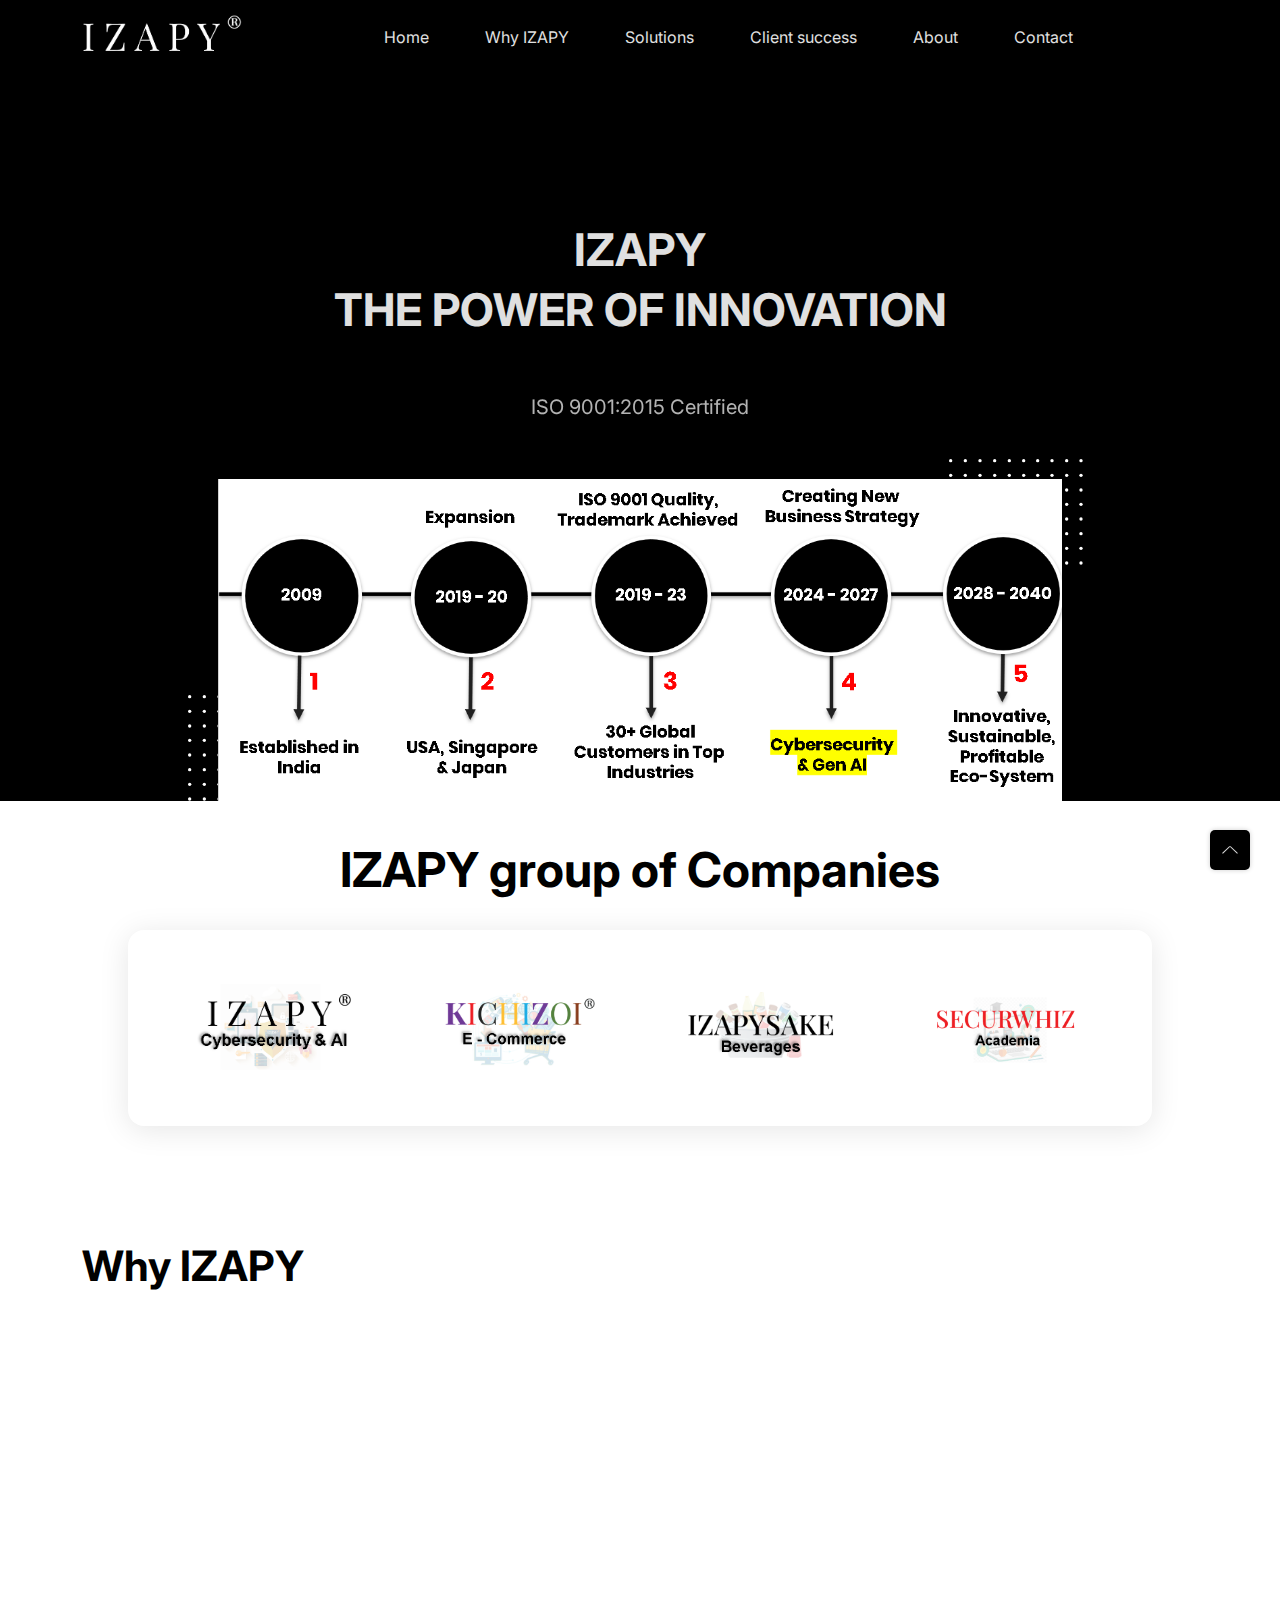
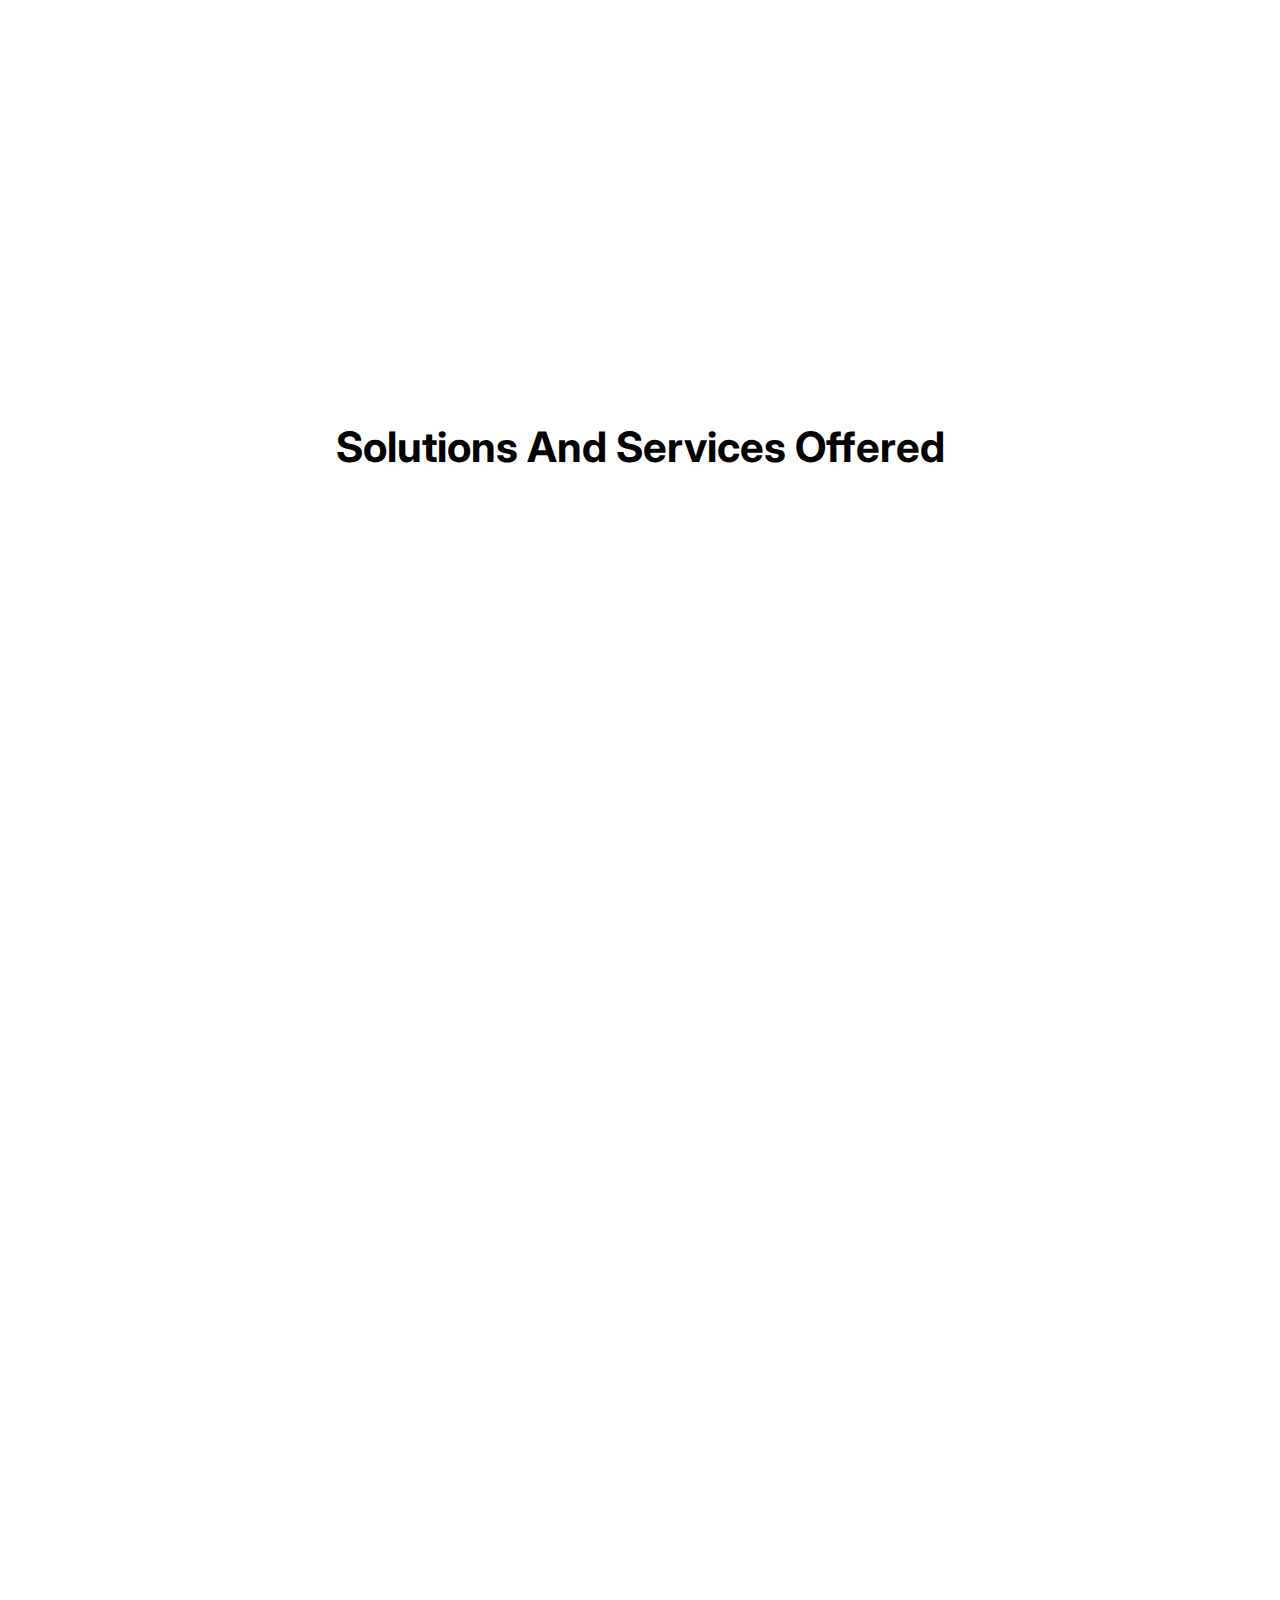
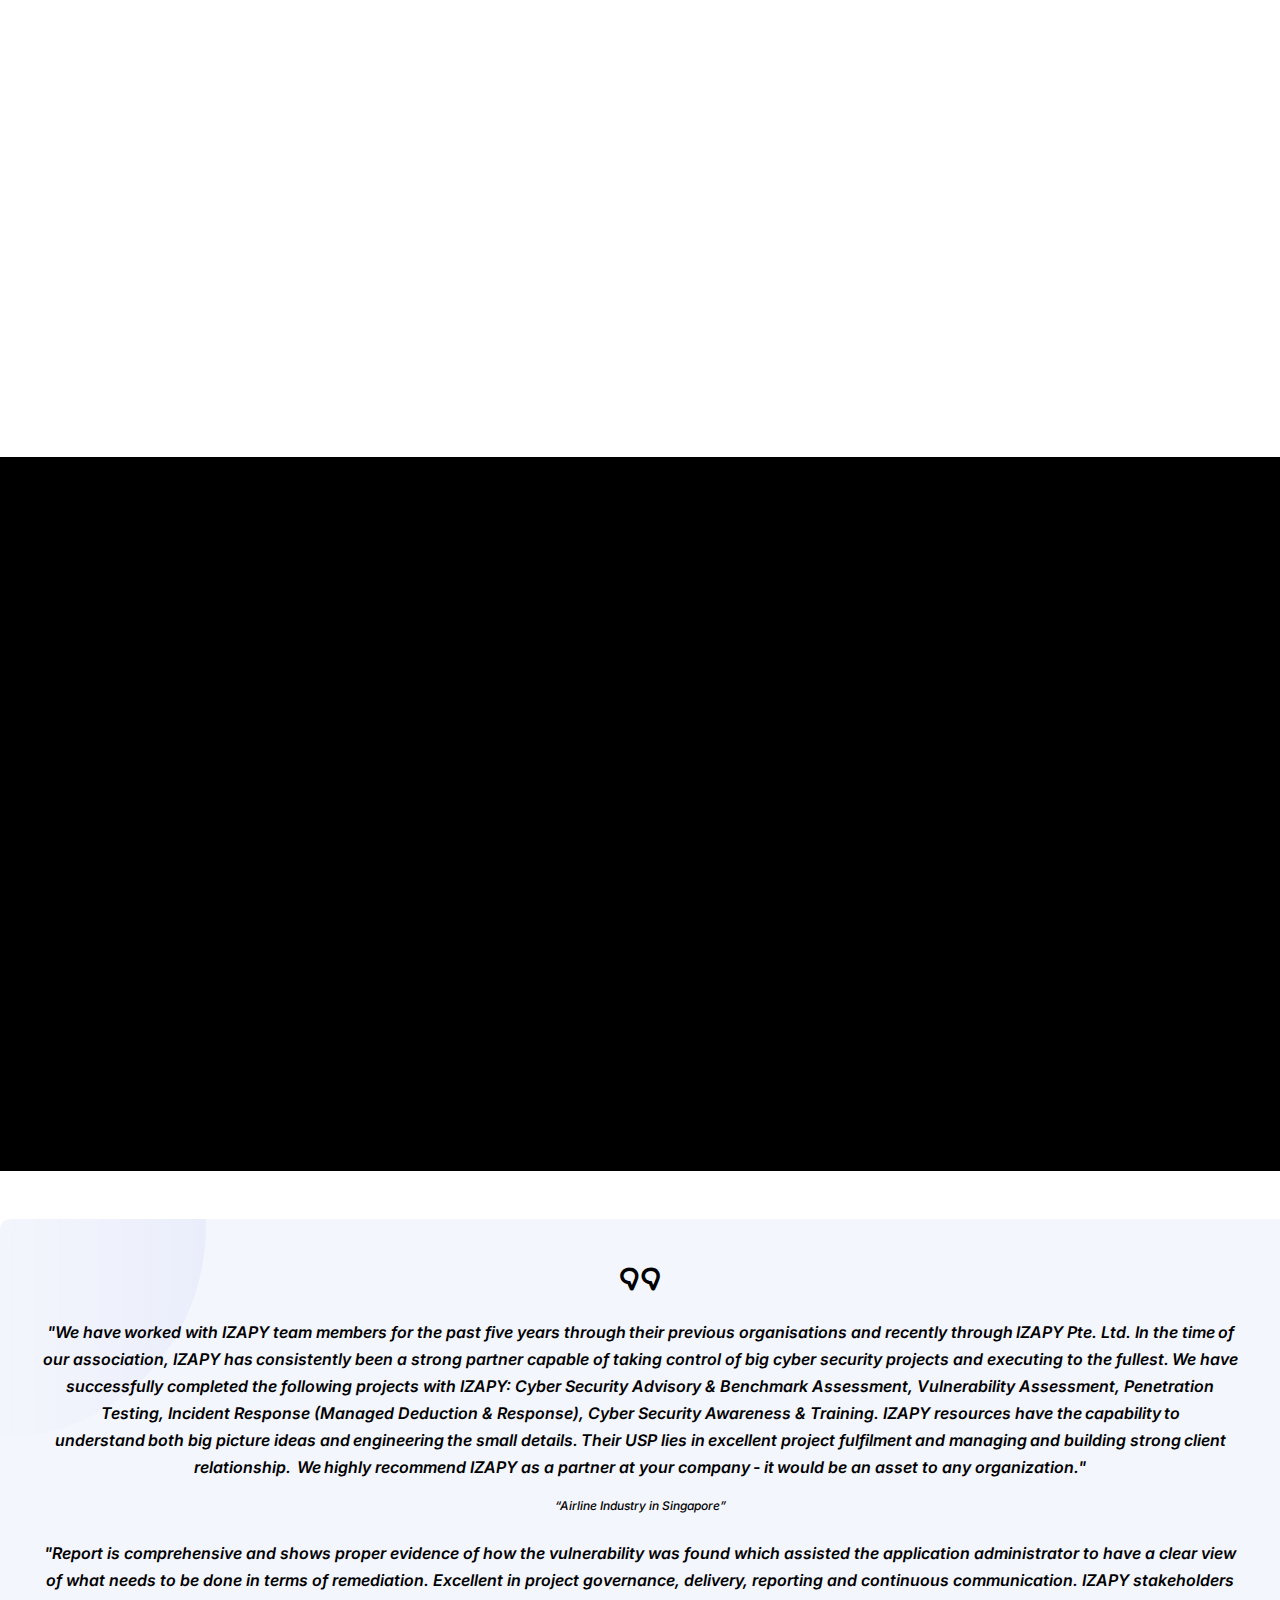
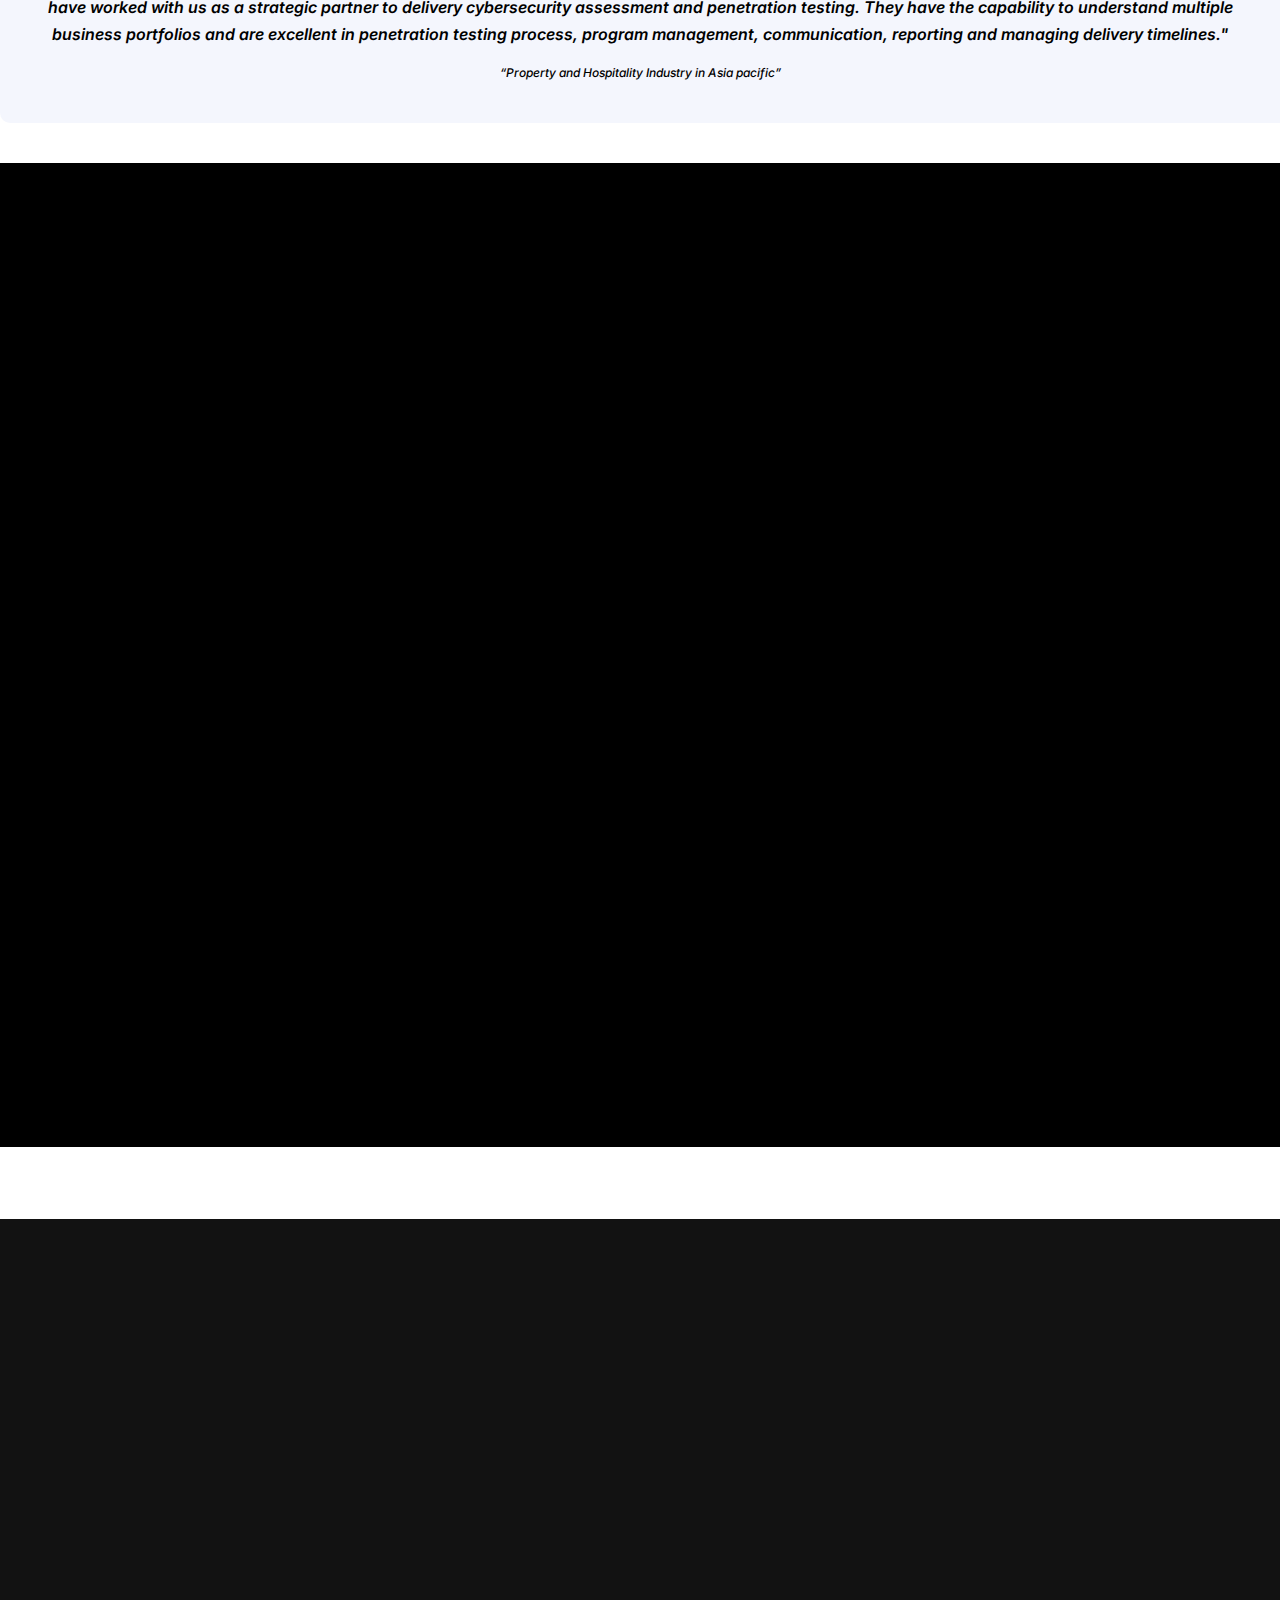
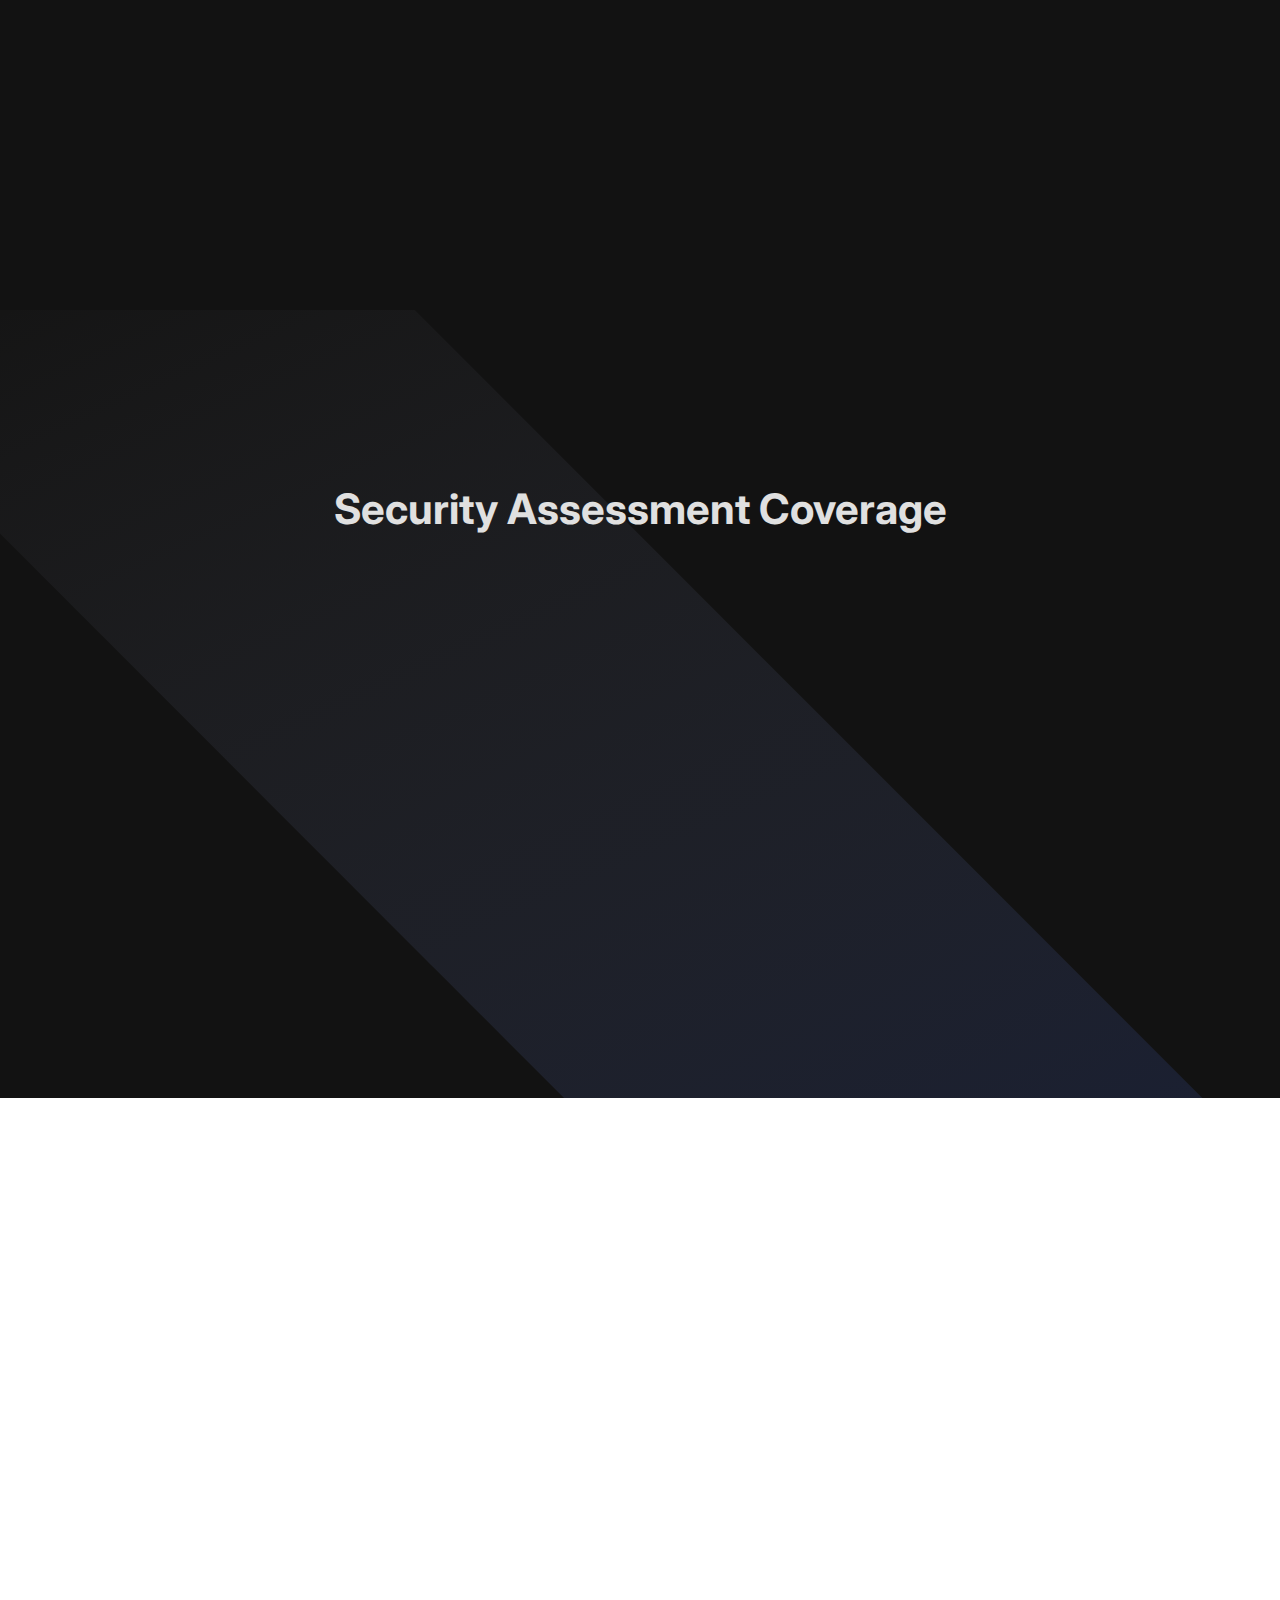
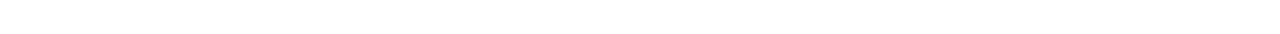
<file: index.html>
<!DOCTYPE html>
<html lang="en">
  <head>
    <meta charset="UTF-8" />
    <meta http-equiv="X-UA-Compatible" content="IE=edge" />
    <meta name="viewport" content="width=device-width, initial-scale=1.0" />
    <title>IZAPY</title>

    <!-- Primary Meta Tags -->
<meta name="title" content="IZAPY">


    <!-- ===== All CSS files ===== -->
    <link rel="stylesheet" href="assets/css/bootstrap.min.css" />
    <link rel="stylesheet" href="assets/css/animate.css" />
    <link rel="stylesheet" href="assets/css/lineicons.css" />
    <link rel="stylesheet" href="assets/css/ud-styles.css" />
  </head>
  <body>
    <!-- ====== Header Start ====== -->
    <header class="ud-header">
      <div class="container">
        <div class="row">
          <div class="col-lg-12">
            <nav class="navbar navbar-expand-lg">
              <a class="navbar-brand" href="index.html">
                <img src="./assets/images/logo/download77777-removebg-preview.png" alt="Logo" />
              </a>
              <button class="navbar-toggler">
                <span class="toggler-icon"> </span>
                <span class="toggler-icon"> </span>
                <span class="toggler-icon"> </span>
              </button>

              <div class="navbar-collapse">
                <ul id="nav" class="navbar-nav mx-auto">
                  <li class="nav-item">
                    <a class="ud-menu-scroll" href="#home">Home</a>
                  </li>
                  <li class="nav-item">
                    <a class="ud-menu-scroll" href="#features">Why IZAPY</a>
                  </li>
                  <li class="nav-item">
                    <a class="ud-menu-scroll" href="#testimonials">Solutions</a>
                  </li>
                  <li class="nav-item">
                    <a class="ud-menu-scroll" href="#hj">Client success</a>
                  </li>

                  <li class="nav-item">
                    <a class="ud-menu-scroll" href="#about">About</a>
                  </li>
                  
                  
                  <li class="nav-item">
                    <a class="ud-menu-scroll" href="#ct">Contact</a>
                  </li>
                  <!--<li class="nav-item nav-item-has-children">
                    <a href="javascript:void(0)"> Pages </a>
                    <ul class="ud-submenu">
                      <li class="ud-submenu-item">
                        <a href="about.html" class="ud-submenu-link">
                          About Page
                        </a>
                      </li>
                      <li class="ud-submenu-item">
                        <a href="pricing.html" class="ud-submenu-link">
                          Pricing Page
                        </a>
                      </li>
                      <li class="ud-submenu-item">
                        <a href="contact.html" class="ud-submenu-link">
                          Contact Page
                        </a>
                      </li>
                      <li class="ud-submenu-item">
                        <a href="blog.html" class="ud-submenu-link">
                          Blog Grid Page
                        </a>
                      </li>
                      <li class="ud-submenu-item">
                        <a href="blog-details.html" class="ud-submenu-link">
                          Blog Details Page
                        </a>
                      </li>
                      <li class="ud-submenu-item">
                        <a href="login.html" class="ud-submenu-link">
                          Sign In Page
                        </a>
                      </li>
                      <li class="ud-submenu-item">
                        <a href="404.html" class="ud-submenu-link">404 Page</a>
                      </li>
                    </ul>
                  </li>--->
                </ul>
              </div>

            
            </nav>
          </div>
        </div>
      </div>
    </header>
    <!-- ====== Header End ====== -->

    <!-- ====== Hero Start ====== -->
    <section class="ud-hero" id="home">
      <div class="container">
        <div class="row">
          <div class="col-lg-12">
            <div class="ud-hero-content wow fadeInUp" data-wow-delay=".2s">
              <h1 class="ud-hero-title">
                IZAPY<br>THE POWER OF INNOVATION
              </h1>
              <p class="ud-hero-desc">
                ISO 9001:2015 Certified​
              </p>
              <!--<ul class="ud-hero-buttons">
                <li>
                  <a href="" rel="nofollow noopener" target="_blank" class="ud-main-btn ud-white-btn">
                    Download Now
                  </a>
                </li>
                <li>
                  <a href="" rel="nofollow noopener" target="_blank" class="ud-main-btn ud-link-btn">
                    Learn More <i class="lni lni-arrow-right"></i>
                  </a>
                </li>
              </ul>-->
            </div><br>
            <!---<div
              class="ud-hero-brands-wrapper wow fadeInUp"
              data-wow-delay=".3s"
            >
              <img src="" alt="brand" />
            </div>-->
            <div class="ud-hero-image wow fadeInUp" data-wow-delay=".25s">
              <img src="assets/images/hero/Screenshot 2025-02-18 101212.png" alt="hero-image" />
              <img
                src="assets/images/hero/dotted-shape.svg"
                alt="shape"
                class="shape shape-1"
              />
              <img
                src="assets/images/hero/dotted-shape.svg"
                alt="shape"
                class="shape shape-2"
              />
            </div>
          </div>
        </div>
      </div>
    </section>
    <!-- ====== Hero End ====== -->



    <section>
      <h1>IZAPY group of Companies</h1> <br>
      <div class="slider">
          <div class="slider-items">
              
              
              
              <img src="assets/images/hero/Screenshot 2025-02-12 001932.png"
                  alt="">
              <img src="assets/images/hero/Screenshot 2025-02-12 002028.png"
                  alt="">
              <img src="assets/images/hero/Screenshot 2025-02-12 002052.png"
                  alt="">
              <img src="assets/images/hero/Screenshot 2025-02-12 002118.png"
                  alt="">

          </div>
      </div>

  </section>
  <style>section {
    display: grid;
    place-items: center;
}

h1 {
    font-size: 3rem;
    padding: 20px;
    margin: 20px 0px;
}

.slider {
    display: flex;
    justify-content: center;
    align-items: center;
    height: 150%;
    width: 80%;
    overflow: hidden;
    background: rgb(255, 255, 255);
    border-radius: 16px;
    box-shadow: 0 4px 30px rgba(0, 0, 0, 0.1);
    backdrop-filter: blur(7.4px);
    -webkit-backdrop-filter: blur(7.4px);
    border: 1px solid rgba(255, 255, 255, 0.4);
}

.slider-items {
    display: flex;
    justify-content: center;
    align-items: center;
    gap: 40px;
    animation: scrolling 20s linear infinite;

}

@keyframes scrolling {

    0% {
        transform: translateX(80%);
    }

    100% {
        transform: translateX(-20%);
    }
}

.slider-items img {
    width: 16%;
    margin: 20px;

}</style>









    <!-- ====== Features Start ====== -->
    <section id="features" class="ud-features">
      <div class="container">
        <div class="row">
          <div class="col-lg-12">
            <div class="ud-section-title">
              <span></span>
              <h2>Why IZAPY</h2>
              <p>
                
              </p>
            </div>
          </div>
        </div>
        <div class="row">
          <div class="col-xl-3 col-lg-3 col-sm-6">
            <div class="ud-single-feature wow fadeInUp" data-wow-delay=".1s">
              <div class="ud-feature-icon">
                <i class="lni lni-database"></i>
              </div>
              <div class="ud-feature-content">
                <h3 class="ud-feature-title">Gold Standard: Fagan Style Inspection</h3>
                <h3 class="ud-feature-title">Advanced Methodologies OSSTMM, PTES, STRIDE</h3>
                <p class="ud-feature-desc">
                </p>
                <a href="javascript:void(0)" class="ud-feature-link">
                  
                </a>
              </div>
            </div>
          </div>
          <div class="col-xl-3 col-lg-3 col-sm-6">
            <div class="ud-single-feature wow fadeInUp" data-wow-delay=".15s">
              <div class="ud-feature-icon">
                <i class="lni lni-joomla"></i>
              </div>
              <div class="ud-feature-content">
                <h3 class="ud-feature-title">Industry standards OWASP, NIST, FIPS 140, SANS, UL, OPC UA, ISA99/95</h3>
                <h3 class="ud-feature-title">Contributed a lot to community for the past 10 years</h3>
                <p class="ud-feature-desc">
                  
                </p>
                <a href="javascript:void(0)" class="ud-feature-link">
                  
                </a>
              </div>
            </div>
          </div>
          <div class="col-xl-3 col-lg-3 col-sm-6">
            <div class="ud-single-feature wow fadeInUp" data-wow-delay=".2s">
              <div class="ud-feature-icon">
                <i class="lni lni-lock"></i>
              </div>
              <div class="ud-feature-content">
                <h3 class="ud-feature-title">CISSP’s, OSCP’s, WH-Hackers under one umbrella.</h3>
                
                <h3 class="ud-feature-title">Continuous collaborations with Level 5 Companies</h3>
                <p class="ud-feature-desc">
                  
                </p>
                <a href="javascript:void(0)" class="ud-feature-link">
                
                </a>
              </div>
            </div>
          </div>
          <div class="col-xl-3 col-lg-3 col-sm-6">
            <div class="ud-single-feature wow fadeInUp" data-wow-delay=".25s">
              <div class="ud-feature-icon">
                <i class="lni lni-layers"></i>
              </div>
              <div class="ud-feature-content">
                <h3 class="ud-feature-title">Member for Data Security Council of India(NASSCOM INDIA)</h3>
                <h3 class="ud-feature-title">Partnered with Center for Development of Advance Computer (C-DAC) for
                  Cyber Security</h3>
                <p class="ud-feature-desc">
                  
                </p>
                <a href="javascript:void(0)" class="ud-feature-link">
                  
                </a>
              </div>
            </div>
          </div>
        </div>
      </div>
    </section>

    <!-------------->

<!-- ====== Testimonials Start ====== -->
<section id="testimonials" class="ud-testimonials">
  <div class="container">
    <div class="row">
      <div class="col-lg-12">
        <div class="ud-section-title mx-auto text-center">
          <span></span>
          <h2>Solutions And Services Offered</h2>
          <p>
            
          </p>
        </div>
      </div>
    </div>

    <div class="row">
      <div class="col-lg-4 col-md-6">
        <div
          class="ud-single-testimonial wow fadeInUp"
          data-wow-delay=".1s"
        >
          <div class="ud-testimonial-ratings">
            <i class="lni lni-star-filled"></i>
            <i class="lni lni-star-filled"></i>
            <i class="lni lni-star-filled"></i>
            <i class="lni lni-star-filled"></i>
            <i class="lni lni-star-filled"></i>
          </div>
          <div class="ud-testimonial-content">
            <p>
              1.SD-WAN Engineering & Managed Solutions<br>
              2.IT & Cyber Security digital transformation assessment<br>
            </p>
          </div>
          <div class="ud-testimonial-info">
           
            <div class="ud-testimonial-meta">
              <h4>Digital Transformation Solutions</h4><br><br>
              <p></p>
            </div>
          </div>
        </div>
      </div>
      <div class="col-lg-4 col-md-6">
        <div
          class="ud-single-testimonial wow fadeInUp"
          data-wow-delay=".2s"
        >
          <div class="ud-testimonial-ratings">
            <i class="lni lni-star-filled"></i>
            <i class="lni lni-star-filled"></i>
            <i class="lni lni-star-filled"></i>
            <i class="lni lni-star-filled"></i>
            <i class="lni lni-star-filled"></i>
          </div>
          <div class="ud-testimonial-content">
            <p>
              1.Inside threat intelligence assessment and engineering<br>
2.Threat intelligence and cyber forensics solution
            </p>
          </div>
          <div class="ud-testimonial-info">
            
            <div class="ud-testimonial-meta">
              <h4>Threat Intelligence Engineering & Operations Solutions</h4>
              <p></p>
            </div>
          </div>
        </div>
      </div>



      <div class="col-lg-4 col-md-6">
        <div
          class="ud-single-testimonial wow fadeInUp"
          data-wow-delay=".2s"
        >
          <div class="ud-testimonial-ratings">
            <i class="lni lni-star-filled"></i>
            <i class="lni lni-star-filled"></i>
            <i class="lni lni-star-filled"></i>
            <i class="lni lni-star-filled"></i>
            <i class="lni lni-star-filled"></i>
          </div>
          <div class="ud-testimonial-content">
            <p>
              1.PCI-DSS Training and Certification<br>
              2.PCI-DSS implementation, SWIFT Audit, ASV scan
            </p>
          </div>
          <div class="ud-testimonial-info">
            
            <div class="ud-testimonial-meta">
              <h4>PCI-DSS Engineering & Operations Solutions</h4><br><br>
              <p></p>
            </div>
          </div>
        </div>
      </div>

      
      <div class="col-lg-4 col-md-6">
        <div
          class="ud-single-testimonial wow fadeInUp"
          data-wow-delay=".15s"
        >
          <div class="ud-testimonial-ratings">
            <i class="lni lni-star-filled"></i>
            <i class="lni lni-star-filled"></i>
            <i class="lni lni-star-filled"></i>
            <i class="lni lni-star-filled"></i>
            <i class="lni lni-star-filled"></i>
          </div>
          <div class="ud-testimonial-content">
            <p>
              1.Custom built managed security services<br>
2.SOC Security operations centre<br>
3.Incident management engineering and operations<br>
4.Emergency response solutions<br>
            </p>
          </div>
          <div class="ud-testimonial-info">
           
            <div class="ud-testimonial-meta">
              <h4>Continuous Security Services 24 x 7</h4><br><br><br><br><br>
              <p></p>
            </div>
          </div>
        </div>
      </div>

      <div class="col-lg-4 col-md-6">
        <div
          class="ud-single-testimonial wow fadeInUp"
          data-wow-delay=".2s"
        >
          <div class="ud-testimonial-ratings">
            <i class="lni lni-star-filled"></i>
            <i class="lni lni-star-filled"></i>
            <i class="lni lni-star-filled"></i>
            <i class="lni lni-star-filled"></i>
            <i class="lni lni-star-filled"></i>
          </div>
          <div class="ud-testimonial-content">
            <p>
              1.IoT & Smart Devices Penetration Testing<br>
2.Mobile & Web Application Penetration Testing<br>
3.Networks & Systems Penetration Testing<br>
4.API & Cloud environment Penetration Testings<br>
5.Email phishing testing<br>
6.Wi-Fi Penetration Testing<br>
7.Source code review services
            </p>
          </div>
          <div class="ud-testimonial-info">
            
            <div class="ud-testimonial-meta">
              <h4>Vulnerability Assessment & Penetration Testing</h4>
              <p></p>
            </div>
          </div>
        </div>
      </div>

      <div class="col-lg-4 col-md-6">
        <div
          class="ud-single-testimonial wow fadeInUp"
          data-wow-delay=".2s"
        >
          <div class="ud-testimonial-ratings">
            <i class="lni lni-star-filled"></i>
            <i class="lni lni-star-filled"></i>
            <i class="lni lni-star-filled"></i>
            <i class="lni lni-star-filled"></i>
            <i class="lni lni-star-filled"></i>
          </div>
          <div class="ud-testimonial-content">
            <p>
              1.Cyber security gap and benchmark assessment<br>
2.DevOps Security solutions<br>
3.Cyber Security Training<br>
4.Regulatory and Privacy gap assessment<br>
5.Audit and assessment services<br>
6.Insider threat assessment<br>
            </p>
          </div>
          <div class="ud-testimonial-info">
            
            <div class="ud-testimonial-meta">
              <h4>Cyber Security Advisory</h4><br><br>
              <p></p>
            </div>
          </div>
        </div>
      </div>

    </div>
    <div class="row">
      <div class="col-lg-12">
        <div class="ud-brands wow fadeInUp" data-wow-delay=".2s">
          <div class="ud-section-title mx-auto text-center">
            <span></span>
            <h2>Our Credentials And Research</h2>
            <p>
              
            </p>
          </div>
          <div class="ud-brands-logo">
            <div class="ud-single-logo">
              <img src="assets/images/brands/Screenshot 2025-02-05 003535.png" alt="ayroui" />
            </div>
            <div class="ud-single-logo">
              <img src="assets/images/brands/Screenshot 2025-02-05 003608.png" alt="uideck" />
            </div>
            <div class="ud-single-logo">
              <img
                src="assets/images/brands/Screenshot 2025-02-05 003629.png"
                alt="graygrids"
              />
            </div>
            <div class="ud-single-logo">
              <img
                src="assets/images/brands/Screenshot 2025-02-05 004303.png"
                alt="lineicons"
              />
            </div>
            <div class="ud-single-logo">
              <img
                src="assets/images/brands/Screenshot 2025-02-05 003651.png"
                alt="lineicons"
              />
            </div><div class="ud-single-logo">
              <img
                src="assets/images/brands/Screenshot 2025-02-05 003707.png"
                alt="lineicons"
              />
            </div><div class="ud-single-logo">
              <img
                src="assets/images/brands/Screenshot 2025-02-05 003728.png"
                alt="lineicons"
              />
            </div><div class="ud-single-logo">
              <img
                src="assets/images/brands/Screenshot 2025-02-05 004217.png"
                alt="lineicons"
              />
            </div><div class="ud-single-logo">
              <img
                src="assets/images/brands/Screenshot 2025-02-05 004230.png"
                alt="lineicons"
              />
            </div><div class="ud-single-logo">
              <img
                src="assets/images/brands/Screenshot 2025-02-05 004239.png"
                alt="lineicons"
              />
            </div>
            <div class="ud-single-logo">
              <img
                src="assets/images/brands/Screenshot 2025-02-05 004250.png"
                alt="ecommerce-html"
              />
            </div>
            <div class="ud-single-logo">
              <img
                src="assets/images/brands/Screenshot 2025-02-05 004311.png"
                alt="ecommerce-html"
              />
            </div>
            <div class="ud-single-logo">
              <img
                src="assets/images/brands/Screenshot 2025-02-05 004321.png"
                alt="ecommerce-html"
              />
            </div>
            <div class="ud-single-logo">
              <img
                src="assets/images/brands/Screenshot 2025-02-18 192313.png"
                alt="ecommerce-html"
              />
            </div>

          </div>
        </div>
      </div>
    </div>
  </div>
</section><br>
<!-- ====== Testimonials End ====== -->





    <!--------->



    <section class="ud-hero" id="home">
      <div class="container">
        <div class="row">
          <div class="col-lg-12">
            <div class="ud-hero-content wow fadeInUp" data-wow-delay=".2s">
              <h1 class="ud-hero-title">
                Experience collaborating with <br>MNC</s>
              </h1>
              <p class="ud-hero-desc">
                
              </p>
              <!--<ul class="ud-hero-buttons">
                <li>
                  <a href="" rel="nofollow noopener" target="_blank" class="ud-main-btn ud-white-btn">
                    Download Now
                  </a>
                </li>
                <li>
                  <a href="" rel="nofollow noopener" target="_blank" class="ud-main-btn ud-link-btn">
                    Learn More <i class="lni lni-arrow-right"></i>
                  </a>
                </li>
              </ul>-->
            </div><br>
            <!---<div
              class="ud-hero-brands-wrapper wow fadeInUp"
              data-wow-delay=".3s"
            >
              <img src="" alt="brand" />
            </div>-->
            <div class="ud-hero-image wow fadeInUp" data-wow-delay=".25s">
              <img src="assets/images/hero/Screenshot 2025-02-18 141224.png" alt="hero-image" />
              <img
                src="assets/images/hero/dotted-shape.svg"
                alt="shape"
                class="shape shape-1"
              />
              <img
                src="assets/images/hero/dotted-shape.svg"
                alt="shape"
                class="shape shape-2"
              />
            </div>
          </div>
        </div>
      </div>
    </section><br><br>

    <!----------->



    <div class="ud-blog-quote" id="hj">
      <i class="lni lni-quotation"></i>
      <p>
        "We have worked with IZAPY team members for the past five years through their previous organisations and recently through IZAPY Pte. Ltd. In the time of our association, IZAPY has consistently been a strong partner capable of taking control of big cyber security projects and executing to the fullest. We have successfully completed the following projects with IZAPY: Cyber Security Advisory & Benchmark Assessment, Vulnerability Assessment, Penetration Testing, Incident Response (Managed Deduction & Response), Cyber Security Awareness & Training. IZAPY resources have the capability to understand both big picture ideas and engineering the small details. Their USP lies in excellent project fulfilment and managing and building strong client relationship.  We highly recommend IZAPY as a partner at your company - it would be an asset to any organization."
      </p>
      <h6>“Airline Industry in Singapore”</h6><br>
      
      <p>
        "Report is comprehensive and shows proper evidence of how the vulnerability was found which assisted the application administrator to have a clear view of what needs to be done in terms of remediation. Excellent in project governance, delivery, reporting and continuous communication. IZAPY stakeholders have worked with us as a strategic partner to delivery cybersecurity assessment and penetration testing. They have the capability to understand multiple business portfolios and are excellent in penetration testing process, program management, communication, reporting and managing delivery timelines."
      </p>
      <h6>“Property and Hospitality Industry in Asia pacific”</h6>


    </div>

    <!----->

    
    <section class="ud-hero" id="home">
      <div class="container">
        <div class="row">
          <div class="col-lg-12">
            <div class="ud-hero-content wow fadeInUp" data-wow-delay=".2s">
              <h1 class="ud-hero-title">
                Our Products – Cyber-ELINT​

              </h1>
              <p class="ud-hero-desc">
                
              </p>
              <!--<ul class="ud-hero-buttons">
                <li>
                  <a href="" rel="nofollow noopener" target="_blank" class="ud-main-btn ud-white-btn">
                    Download Now
                  </a>
                </li>
                <li>
                  <a href="" rel="nofollow noopener" target="_blank" class="ud-main-btn ud-link-btn">
                    Learn More <i class="lni lni-arrow-right"></i>
                  </a>
                </li>
              </ul>-->
            </div><br>
            <!---<div
              class="ud-hero-brands-wrapper wow fadeInUp"
              data-wow-delay=".3s"
            >
              <img src="" alt="brand" />
            </div>-->
            <div class="ud-hero-image wow fadeInUp" data-wow-delay=".25s">
              <img src="assets/images/hero/Screenshot 2025-02-18 193043.png" alt="hero-image" />
              <img
                src="assets/images/hero/dotted-shape.svg"
                alt="shape"
                class="shape shape-1"
              />
              <img
                src="assets/images/hero/dotted-shape.svg"
                alt="shape"
                class="shape shape-2"
              />
            </div>
          </div>
        </div>
      </div>
    </section><br><br><br>
   
    <!-- ====== Features End ====== -->

    
    <!-- ====== About Start ====== -->
    <section id="about" class="ud-about">
      <div class="container">
        <div class="ud-about-wrapper wow fadeInUp" data-wow-delay=".2s">
          <div class="ud-blog-quote">
            
            <h6>“Leading provider of Cyber Security Solutions through Research”</h6><br>
            <p style="text-align: justify;">
              Envisioned in 2009 and founded in 2019, IZAPY has been established with the dream of bringing cyber security expertise and awareness to all kinds of businesses along with establishing our unique model of Cyber Security as a Service and training and developing the next generation through active participation with universities with our research lab.


IZAPY has registered offices in 3 countries viz USA, India and Singapore. We provide IT and cyber security solutions and services to 50+ prospects and customers of varying sizes, including enterprises, non-profit organizations, educational institutions and government agencies. Our commitment is to create meaningful partnerships, giving our customers direct, open engagement to ensure a successful engagement and to promote confidence as they move their security programs forward.


Since the beginning of the year, we have successfully delivered projects in Singapore, Hong Kong, India and Japan for top-tier level enterprises. We are also working with niche Cyber Security Technology products and research labs to provide cost-effective integrated solutions to customers.


Envisioning the growing demand for Cyber knowledge and information, we are proactively working with Universities and Research Labs to custom-build trainings based on target audience and business functions.
            </p>
            
          
      
      
          </div>
        </div>
      </div>
    </section>
    <!-- ====== About End ====== -->

    <!-- ====== Pricing Start ====== 
    <section id="pricing" class="ud-pricing">
      <div class="container">
        <div class="row">
          <div class="col-lg-12">
            <div class="ud-section-title mx-auto text-center">
              <span>Pricing</span>
              <h2>Our Pricing Plans</h2>
              <p>
                There are many variations of passages of Lorem Ipsum available
                but the majority have suffered alteration in some form.
              </p>
            </div>
          </div>
        </div>

        <div class="row g-0 align-items-center justify-content-center">
          <div class="col-lg-4 col-md-6 col-sm-10">
            <div
              class="ud-single-pricing first-item wow fadeInUp"
              data-wow-delay=".15s"
            >
              <div class="ud-pricing-header">
                <h3>STARTING FROM</h3>
                <h4>$ 19.99/mo</h4>
              </div>
              <div class="ud-pricing-body">
                <ul>
                  <li>5 User</li>
                  <li>All UI components</li>
                  <li>Lifetime access</li>
                  <li>Free updates</li>
                  <li>Use on 1 (one) project</li>
                  <li>4 Months support</li>
                </ul>
              </div>
              <div class="ud-pricing-footer">
                <a href="javascript:void(0)" class="ud-main-btn ud-border-btn">
                  Purchase Now
                </a>
              </div>
            </div>
          </div>
          <div class="col-lg-4 col-md-6 col-sm-10">
            <div
              class="ud-single-pricing active wow fadeInUp"
              data-wow-delay=".1s"
            >
              <span class="ud-popular-tag">POPULAR</span>
              <div class="ud-pricing-header">
                <h3>STARTING FROM</h3>
                <h4>$ 30.99/mo</h4>
              </div>
              <div class="ud-pricing-body">
                <ul>
                  <li>5 User</li>
                  <li>All UI components</li>
                  <li>Lifetime access</li>
                  <li>Free updates</li>
                  <li>Use on 1 (one) project</li>
                  <li>4 Months support</li>
                </ul>
              </div>
              <div class="ud-pricing-footer">
                <a href="javascript:void(0)" class="ud-main-btn ud-white-btn">
                  Purchase Now
                </a>
              </div>
            </div>
          </div>
          <div class="col-lg-4 col-md-6 col-sm-10">
            <div
              class="ud-single-pricing last-item wow fadeInUp"
              data-wow-delay=".15s"
            >
              <div class="ud-pricing-header">
                <h3>STARTING FROM</h3>
                <h4>$ 70.99/mo</h4>
              </div>
              <div class="ud-pricing-body">
                <ul>
                  <li>5 User</li>
                  <li>All UI components</li>
                  <li>Lifetime access</li>
                  <li>Free updates</li>
                  <li>Use on 1 (one) project</li>
                  <li>4 Months support</li>
                </ul>
              </div>
              <div class="ud-pricing-footer">
                <a href="javascript:void(0)" class="ud-main-btn ud-border-btn">
                  Purchase Now
                </a>
              </div>
            </div>
          </div>
        </div>
      </div>
    </section>-->
    <!-- ====== Pricing End ====== -->

    <!-- ====== FAQ Start ====== -->
    <section id="faq" class="ud-faq">
      <div class="shape">
        <img src="assets/images/faq/shape.svg" alt="shape" />
      </div>
      <div class="container">
        <div class="row">
          <div class="col-lg-12">
            <div class="ud-section-title text-center mx-auto" id="ud-section-title">
              <span></span>
              <h2>Security Assessment Coverage</h2>
              <p>
                
              </p>
            </div>
          </div>
        </div>

        <div class="row">
          <div class="col-lg-6">
            <div class="ud-single-faq wow fadeInUp" data-wow-delay=".1s">
              <div class="accordion">
                <button
                  class="ud-faq-btn collapsed"
                  data-bs-toggle="collapse"
                  data-bs-target="#collapseOne"
                >
                  <span class="icon flex-shrink-0">
                    <i class="lni lni-chevron-down"></i>
                  </span>
                  <span> Web Application Security Assessment Coverage</span>
                </button>
                <div id="collapseOne" class="accordion-collapse collapse">
                  <div class="ud-faq-body">
                    ❏ Attack Surface Detection<br>
                    ❏ OWASP top 10 attacks<br>
                    ❏ Bad Bot protection and spoofing<br>
                    ❏ Content Encryption and authentication<br>
                    ❏ DDoS strength (volumetric/non-volumetric attacks)<br>
                    ❏ Data policy, monitoring and enforcement<br>
                    ❏ Scraping, fuzzing, taint analysis, PoC’s.<br>
                    ❏ CVE, CVSS, CWE, NVD, CAPEC, OVAL, CCE, XCCDF<br>
                    ❏ Dependent libraries vulnerabilities - SANS 25<br>
                    ❏ Million active scans, passive scans and responses<br>
                  </div>
                </div>
              </div>
            </div>
            <div class="ud-single-faq wow fadeInUp" data-wow-delay=".15s">
              <div class="accordion">
                <button
                  class="ud-faq-btn collapsed"
                  data-bs-toggle="collapse"
                  data-bs-target="#collapseTwo"
                >
                  <span class="icon flex-shrink-0">
                    <i class="lni lni-chevron-down"></i>
                  </span>
                  <span>Mobile App Security Assessment Coverage.</span>
                </button>
                <div id="collapseTwo" class="accordion-collapse collapse">
                  <div class="ud-faq-body">
                    ❏ API and Database Integration<br>
❏ Encryption and data protection<br>
❏ Authentication (AI, Face recog, FingerPrint, OTP)<br>
❏ 2 Factor Authentication<br>
❏ 3 Factor Authentication<br>
❏ Application Signing (un/packing)<br>
❏ Reverse Engineering<br>
❏ Application Defined Permissions<br>
❏ Real Device App Analysis (WiFI, BLE, IR, GPS, more)<br>
❏ Emulated Device Dynamic Analysis<br>
❏ Evaluation on Rooted Devices<br>
                  </div>
                </div>
              </div>
            </div>
            <div class="ud-single-faq wow fadeInUp" data-wow-delay=".2s">
              <div class="accordion">
                <button
                  class="ud-faq-btn collapsed"
                  data-bs-toggle="collapse"
                  data-bs-target="#collapseThree"
                >
                  <span class="icon flex-shrink-0">
                    <i class="lni lni-chevron-down"></i>
                  </span>
                  <span>Product Security Assessment</span>
                </button>
                <div id="collapseThree" class="accordion-collapse collapse">
                  <div class="ud-faq-body">
                    ❏ Desktop Software<br>
                    ❏ Web Application<br>
                    ❏ Cloud Software<br>
                    ❏ Server Software<br>
                    ❏ Hardware appliances<br>
                    ❏ Mobile Devices<br>
                  </div>
                </div>
              </div>
            </div>
          </div>
          <div class="col-lg-6">
            <div class="ud-single-faq wow fadeInUp" data-wow-delay=".1s">
              <div class="accordion">
                <button
                  class="ud-faq-btn collapsed"
                  data-bs-toggle="collapse"
                  data-bs-target="#collapseFour"
                >
                  <span class="icon flex-shrink-0">
                    <i class="lni lni-chevron-down"></i>
                  </span>
                  <span>IoT Security Assessment</span>
                </button>
                <div id="collapseFour" class="accordion-collapse collapse">
                  <div class="ud-faq-body">
                    ❏ Consulting : Security recommendations at design state<br>
                    ❏ Source code audit<br>
                    ❏ Advanced penetration testing (device, application, network)<br>
                    ❏ Wireless Protocols Risk Evaluation (WiFi, BLE, ZigBee, LTE, RF, etc.)<br>
                    ❏ Intellectual property analysis<br>
                    ❏ Portal/Platform/Product Security Assessment<br>
                    ❏ Mobile applications security assessment<br>
                    ❏ Real World Attack Simulation Testbed (Mirai, Loki, Satori, etc.)<br>
                  </div>
                </div>
              </div>
            </div>
            <div class="ud-single-faq wow fadeInUp" data-wow-delay=".15s">
              <div class="accordion">
                <button
                  class="ud-faq-btn collapsed"
                  data-bs-toggle="collapse"
                  data-bs-target="#collapseFive"
                >
                  <span class="icon flex-shrink-0">
                    <i class="lni lni-chevron-down"></i>
                  </span>
                  <span> Secure Code Review</span>
                </button>
                <div id="collapseFive" class="accordion-collapse collapse">
                  <div class="ud-faq-body">
                    ❏ Authentication reviews<br>
                    ❏ Access Control Level Evaluation<br>
                    ❏ Session Management reviews<br>
                    ❏ Input and Output validation<br>
                    ❏ Encryption Evaluation<br>
                    ❏ Exceptions and Error Handling<br>
                    ❏ Application Logging mechanism<br>
                    ❏ Configurations and Deployment<br>
                    ❏ Memory Management<br>
                    ❏ Dependent Libraries<br>
                    ❏ Logic and Design Evaluation<br>
                  </div>
                </div>
              </div>
            </div>
            
          </div>
        </div>
      </div>
    </section>
    <!-- ====== FAQ End ====== -->

    
    <!-- ====== Team Start ======
    <section id="team" class="ud-team">
      <div class="container">
        <div class="row">
          <div class="col-lg-12">
            <div class="ud-section-title mx-auto text-center">
              <span>Our Team</span>
              <h2>Meet The Team</h2>
              <p>
                There are many variations of passages of Lorem Ipsum available
                but the majority have suffered alteration in some form.
              </p>
            </div>
          </div>
        </div>

        <div class="row">
          <div class="col-xl-3 col-lg-3 col-sm-6">
            <div class="ud-single-team wow fadeInUp" data-wow-delay=".1s">
              <div class="ud-team-image-wrapper">
                <div class="ud-team-image">
                  <img src="assets/images/team/team-01.png" alt="team" />
                </div>

                <img
                  src="assets/images/team/dotted-shape.svg"
                  alt="shape"
                  class="shape shape-1"
                />
                <img
                  src="assets/images/team/shape-2.svg"
                  alt="shape"
                  class="shape shape-2"
                />
              </div>
              <div class="ud-team-info">
                <h5>Adveen Desuza</h5>
                <h6>UI Designer</h6>
              </div>
              <ul class="ud-team-socials">
                <li>
                  <a href="https://twitter.com/MusharofChy">
                    <i class="lni lni-facebook-filled"></i>
                  </a>
                </li>
                <li>
                  <a href="https://twitter.com/MusharofChy">
                    <i class="lni lni-twitter-filled"></i>
                  </a>
                </li>
                <li>
                  <a href="https://twitter.com/MusharofChy">
                    <i class="lni lni-instagram-filled"></i>
                  </a>
                </li>
              </ul>
            </div>
          </div>
          <div class="col-xl-3 col-lg-3 col-sm-6">
            <div class="ud-single-team wow fadeInUp" data-wow-delay=".15s">
              <div class="ud-team-image-wrapper">
                <div class="ud-team-image">
                  <img src="assets/images/team/team-02.png" alt="team" />
                </div>

                <img
                  src="assets/images/team/dotted-shape.svg"
                  alt="shape"
                  class="shape shape-1"
                />
                <img
                  src="assets/images/team/shape-2.svg"
                  alt="shape"
                  class="shape shape-2"
                />
              </div>
              <div class="ud-team-info">
                <h5>Jezmin uniya</h5>
                <h6>Product Designer</h6>
              </div>
              <ul class="ud-team-socials">
                <li>
                  <a href="https://twitter.com/MusharofChy">
                    <i class="lni lni-facebook-filled"></i>
                  </a>
                </li>
                <li>
                  <a href="https://twitter.com/MusharofChy">
                    <i class="lni lni-twitter-filled"></i>
                  </a>
                </li>
                <li>
                  <a href="https://twitter.com/MusharofChy">
                    <i class="lni lni-instagram-filled"></i>
                  </a>
                </li>
              </ul>
            </div>
          </div>
          <div class="col-xl-3 col-lg-3 col-sm-6">
            <div class="ud-single-team wow fadeInUp" data-wow-delay=".2s">
              <div class="ud-team-image-wrapper">
                <div class="ud-team-image">
                  <img src="assets/images/team/team-03.png" alt="team" />
                </div>

                <img
                  src="assets/images/team/dotted-shape.svg"
                  alt="shape"
                  class="shape shape-1"
                />
                <img
                  src="assets/images/team/shape-2.svg"
                  alt="shape"
                  class="shape shape-2"
                />
              </div>
              <div class="ud-team-info">
                <h5>Andrieo Gloree</h5>
                <h6>App Developer</h6>
              </div>
              <ul class="ud-team-socials">
                <li>
                  <a href="https://twitter.com/MusharofChy">
                    <i class="lni lni-facebook-filled"></i>
                  </a>
                </li>
                <li>
                  <a href="https://twitter.com/MusharofChy">
                    <i class="lni lni-twitter-filled"></i>
                  </a>
                </li>
                <li>
                  <a href="https://twitter.com/MusharofChy">
                    <i class="lni lni-instagram-filled"></i>
                  </a>
                </li>
              </ul>
            </div>
          </div>
          <div class="col-xl-3 col-lg-3 col-sm-6">
            <div class="ud-single-team wow fadeInUp" data-wow-delay=".25s">
              <div class="ud-team-image-wrapper">
                <div class="ud-team-image">
                  <img src="assets/images/team/team-04.png" alt="team" />
                </div>

                <img
                  src="assets/images/team/dotted-shape.svg"
                  alt="shape"
                  class="shape shape-1"
                />
                <img
                  src="assets/images/team/shape-2.svg"
                  alt="shape"
                  class="shape shape-2"
                />
              </div>
              <div class="ud-team-info">
                <h5>Jackie Sanders</h5>
                <h6>Content Writer</h6>
              </div>
              <ul class="ud-team-socials">
                <li>
                  <a href="https://twitter.com/MusharofChy">
                    <i class="lni lni-facebook-filled"></i>
                  </a>
                </li>
                <li>
                  <a href="https://twitter.com/MusharofChy">
                    <i class="lni lni-twitter-filled"></i>
                  </a>
                </li>
                <li>
                  <a href="https://twitter.com/MusharofChy">
                    <i class="lni lni-instagram-filled"></i>
                  </a>
                </li>
              </ul>
            </div>
          </div>
        </div>
      </div>
    </section> -->
    <!-- ====== Team End ====== -->

    <!-- ====== Contact Start ====== 
    <section id="contact" class="ud-contact">
      <div class="container">
        <div class="row align-items-center">
          <div class="col-xl-8 col-lg-7">
            <div class="ud-contact-content-wrapper">
              <div class="ud-contact-title">
                <span>CONTACT US</span>
                <h2>
                  Let’s talk about <br />
                  Love to hear from you!
                </h2>
              </div>
              <div class="ud-contact-info-wrapper">
                <div class="ud-single-info">
                  <div class="ud-info-icon">
                    <i class="lni lni-map-marker"></i>
                  </div>
                  <div class="ud-info-meta">
                    <h5>Our Location</h5>
                    <p>401 Broadway, 24th Floor, Orchard Cloud View, London</p>
                  </div>
                </div>
                <div class="ud-single-info">
                  <div class="ud-info-icon">
                    <i class="lni lni-envelope"></i>
                  </div>
                  <div class="ud-info-meta">
                    <h5>How Can We Help?</h5>
                    <p>info@yourdomain.com</p>
                    <p>contact@yourdomain.com</p>
                  </div>
                </div>
              </div>
            </div>
          </div>
          <div class="col-xl-4 col-lg-5">
            <div
              class="ud-contact-form-wrapper wow fadeInUp"
              data-wow-delay=".2s"
            >
              <h3 class="ud-contact-form-title">Send us a Message</h3>
              <form class="ud-contact-form">
                <div class="ud-form-group">
                  <label for="fullName">Full Name*</label>
                  <input
                    type="text"
                    name="fullName"
                    placeholder="Adam Gelius"
                  />
                </div>
                <div class="ud-form-group">
                  <label for="email">Email*</label>
                  <input
                    type="email"
                    name="email"
                    placeholder="example@yourmail.com"
                  />
                </div>
                <div class="ud-form-group">
                  <label for="phone">Phone*</label>
                  <input
                    type="text"
                    name="phone"
                    placeholder="+885 1254 5211 552"
                  />
                </div>
                <div class="ud-form-group">
                  <label for="message">Message*</label>
                  <textarea
                    name="message"
                    rows="1"
                    placeholder="type your message here"
                  ></textarea>
                </div>
                <div class="ud-form-group mb-0">
                  <button type="submit" class="ud-main-btn">
                    Send Message
                  </button>
                </div>
              </form>
            </div>
          </div>
        </div>
      </div>
    </section>-->
    <!-- ====== Contact End ====== -->

    <!-- ====== Footer Start ====== -->
    <footer class="ud-footer wow fadeInUp" id="ct" data-wow-delay=".15s">
      
      <div class="ud-footer-widgets">
        <div class="container">
          <div class="row">
            <div class="col-xl-3 col-lg-4 col-md-6">
              <div class="ud-widget">
                <a href="index.html" class="ud-footer-logo">
                  <img src="assets/images/logo/download77777-removebg-preview.png" alt="logo" />
                </a>
                <p class="ud-widget-desc">
                  “Security is our first 
                  priority.“
                </p>
                <ul class="ud-widget-socials">
                  <li>
                    <a href="https://twitter.com/MusharofChy">
                      <i class="lni lni-facebook-filled"></i>
                    </a>
                  </li>
                  
                  <li>
                    <a href="https://twitter.com/MusharofChy">
                      <i class="lni lni-instagram-filled"></i>
                    </a>
                  </li>
                  
                </ul>
              </div>
            </div>

            <div class="col-xl-2 col-lg-2 col-md-6 col-sm-6">
              <div class="ud-widget">
                <h5 class="ud-widget-title">Singapore</h5>
                <ul class="ud-widget-links">
                  <li>
                    <a href="javascript:void(0)">
                      IZAPY Pte Ltd, Singapore (Registered Office)</a>
                  </li>
                  <li>
                    <a href="javascript:void(0)">77, HIGH STREET,</a>
                  </li>
                  <li>
                    <a href="javascript:void(0)">#09-11, HIGH STREET PLAZA,</a>
                  </li>
                  <li>
                    <a href="javascript:void(0)">SINGAPORE 179433</a>
                  </li>
                  <li>
                    <a href="javascript:void(0)">Email: connect@izapy.com</a>
                  </li>
                </ul>
              </div>
            </div>
            <div class="col-xl-2 col-lg-3 col-md-6 col-sm-6">
              <div class="ud-widget">
                <h5 class="ud-widget-title">India</h5>
                <ul class="ud-widget-links">
                  <li>
                    <a href="javascript:void(0)">IZAPY India (Registered Office)</a>
                  </li>
                  <li>
                    <a href="javascript:void(0)">Salarpuria, 5th Main, Sector 7,</a>
                  </li>
                  <li>
                    <a href="javascript:void(0)">Bengaluru (Bangalore), India – 560102</a>
                  </li>
                  <li>
                    <a href="javascript:void(0)">Email: sales@izapy.com</a>
                  </li>
                </ul>
              </div>
            </div>
            
            <div class="col-xl-2 col-lg-3 col-md-6 col-sm-6">
              <div class="ud-widget">
                <h5 class="ud-widget-title">USA</h5>
                <ul class="ud-widget-links">
                  <li>
                    <a href="javascript:void(0)">
                      IZAPY LLC (Registered Office)</a>
                  </li>
                  <li>
                    <a href="javascript:void(0)">
                      16192 Coastal Highway,
                     </a>
                  </li>
                  <li>
                    <a href="javascript:void(0)"> Lewes, Delaware 19958,
                     </a>
                  </li>
                  <li>
                    <a href="javascript:void(0)"> County of Sussex, USA
                      </a>
                  </li>
                  <li>
                    <a href="javascript:void(0)"> Email: business@izapy.com</a>
                  </li>
                </ul>
              </div>
            </div>
            <div class="col-xl-2 col-lg-3 col-md-6 col-sm-6">
              <div class="ud-widget">
                <h5 class="ud-widget-title">Japan</h5>
                <ul class="ud-widget-links">
                  <li>
                    <a href="javascript:void(0)">
                      IZAPY Japan, 1-3-6,
                     </a>
                  </li>
                  <li>
                    <a href="javascript:void(0)"> Hamacho, Nihombashi,
                     </a>
                  </li>
                  <li>
                    <a href="javascript:void(0)"> Chuo-ku, Tokyo,
                     </a>
                  </li>
                  <li>
                    <a href="javascript:void(0)"> 103-0007, Japan
                      
                      </a>
                  </li>
                  <li>
                    <a href="javascript:void(0)">
                      
                      Email: business@izapy.com</a>
                  </li>
                </ul>
              </div>
            </div>
            
          </div>
        </div>
      </div>
     
            
          </div>
        </div>
      </div>
    </footer>
    <!-- ====== Footer End ====== -->

    <!-- ====== Back To Top Start ====== -->
    <a href="javascript:void(0)" class="back-to-top">
      <i class="lni lni-chevron-up"> </i>
    </a>
    <!-- ====== Back To Top End ====== -->

    <!-- ====== All Javascript Files ====== -->
    <script src="assets/js/bootstrap.bundle.min.js"></script>
    <script src="assets/js/wow.min.js"></script>
    <script src="assets/js/main.js"></script>
    <script>
      // ==== for menu scroll
      const pageLink = document.querySelectorAll(".ud-menu-scroll");

      pageLink.forEach((elem) => {
        elem.addEventListener("click", (e) => {
          e.preventDefault();
          document.querySelector(elem.getAttribute("href")).scrollIntoView({
            behavior: "smooth",
            offsetTop: 1 - 60,
          });
        });
      });

      // section menu active
      function onScroll(event) {
        const sections = document.querySelectorAll(".ud-menu-scroll");
        const scrollPos =
          window.pageYOffset ||
          document.documentElement.scrollTop ||
          document.body.scrollTop;

        for (let i = 0; i < sections.length; i++) {
          const currLink = sections[i];
          const val = currLink.getAttribute("href");
          const refElement = document.querySelector(val);
          const scrollTopMinus = scrollPos + 73;
          if (
            refElement.offsetTop <= scrollTopMinus &&
            refElement.offsetTop + refElement.offsetHeight > scrollTopMinus
          ) {
            document
              .querySelector(".ud-menu-scroll")
              .classList.remove("active");
            currLink.classList.add("active");
          } else {
            currLink.classList.remove("active");
          }
        }
      }

      window.document.addEventListener("scroll", onScroll);
    </script>
  </body>
</html>
</file>
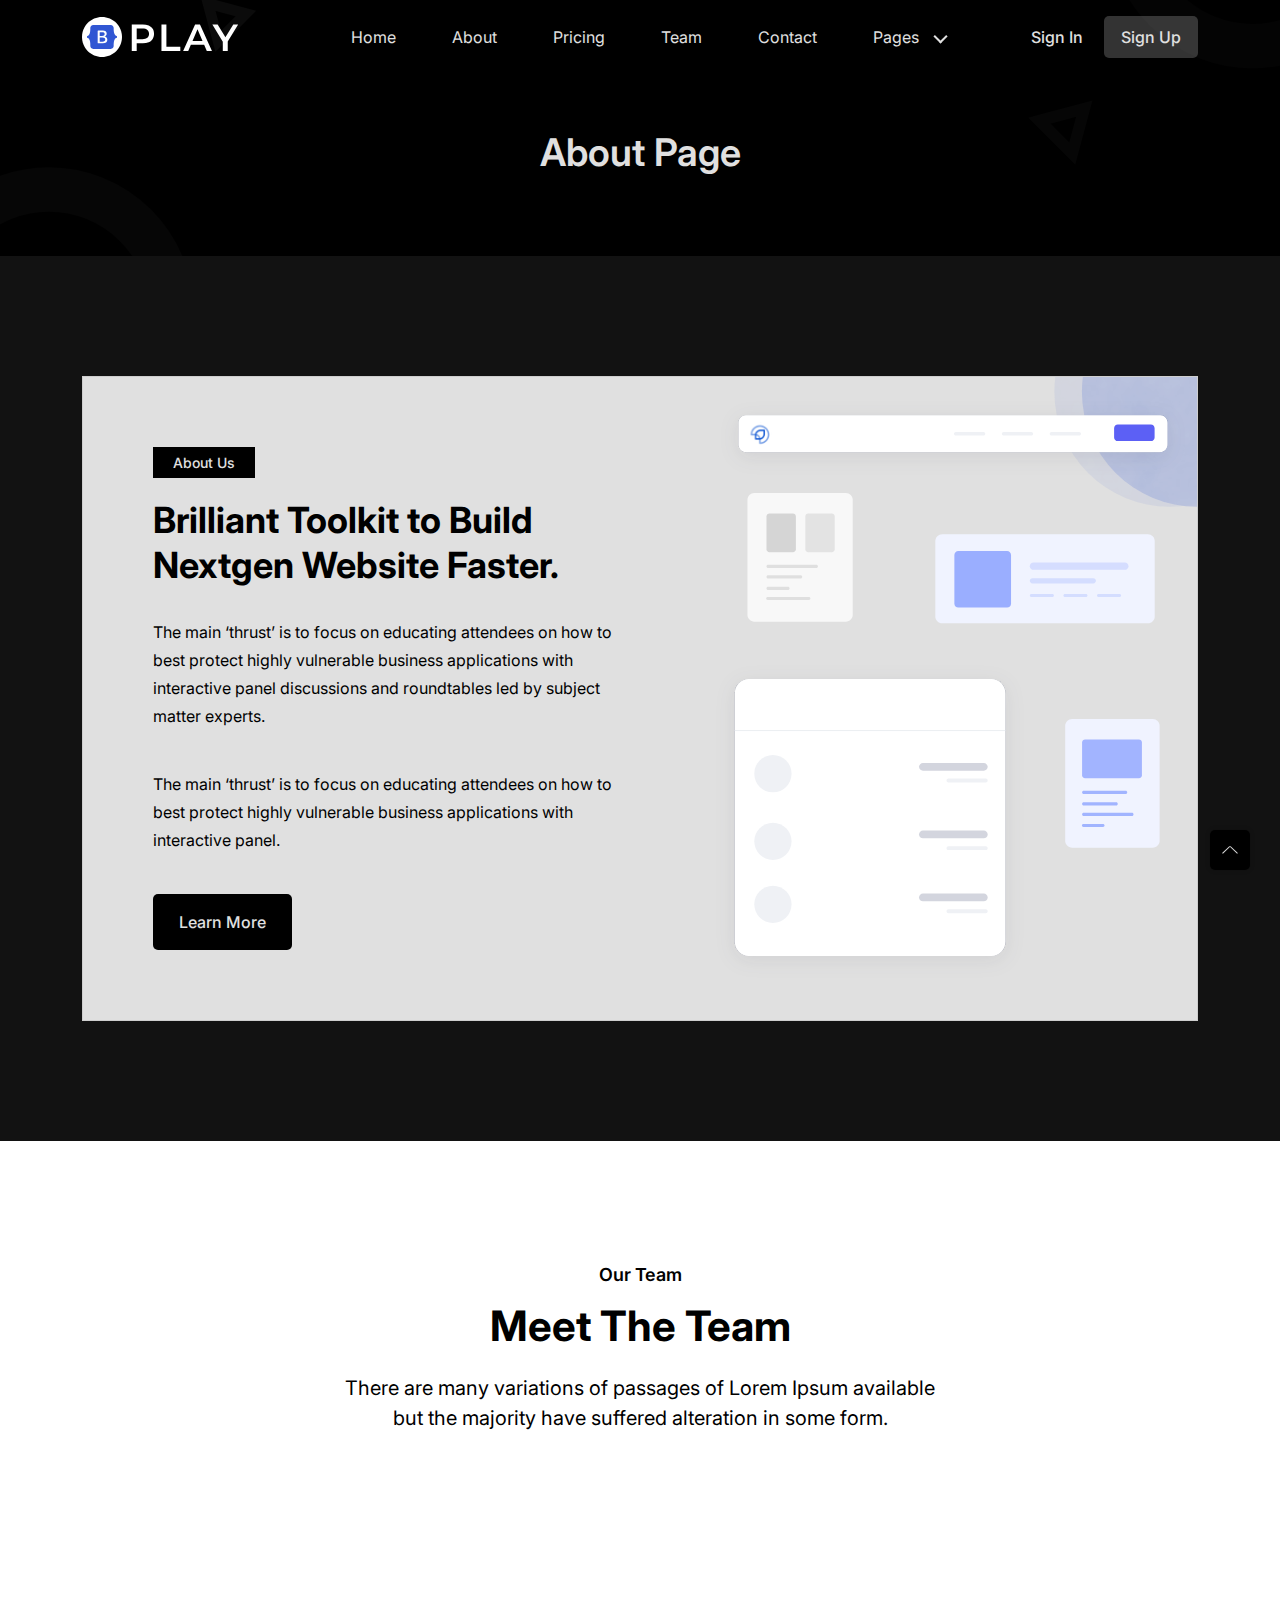
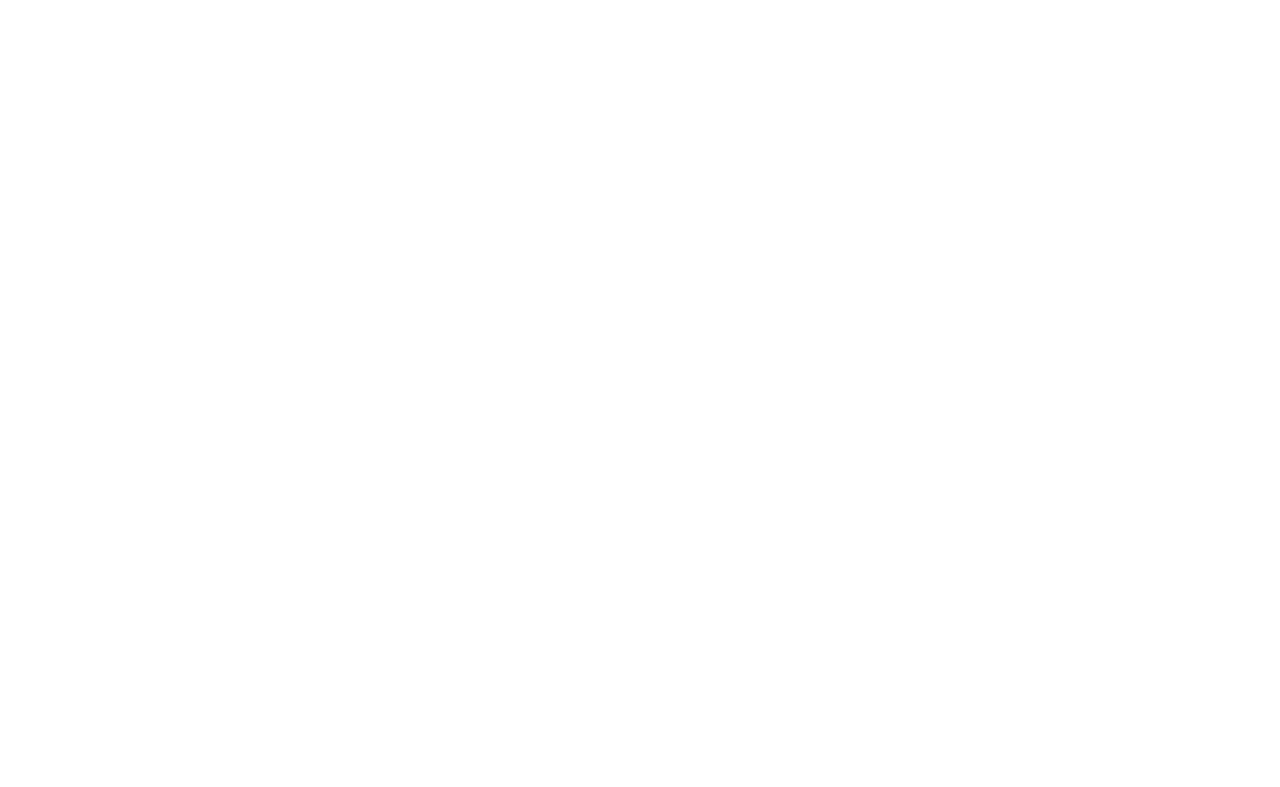
<file: about.html>
<!-- =========

	Template Name: Play
	Author: UIdeck
	Author URI: https://uideck.com/
	Support: https://uideck.com/support/
	Version: 1.1

========== -->

<!DOCTYPE html>
<html lang="en">
  <head>
    <meta charset="UTF-8" />
    <meta http-equiv="X-UA-Compatible" content="IE=edge" />
    <meta name="viewport" content="width=device-width, initial-scale=1.0" />
    <title>Play | Open source Project by UIdeck</title>

    <!--====== Favicon Icon ======-->
    <link
      rel="shortcut icon"
      href="assets/images/favicon.svg"
      type="image/svg"
    />

    <!-- ===== All CSS files ===== -->
    <link rel="stylesheet" href="assets/css/bootstrap.min.css" />
    <link rel="stylesheet" href="assets/css/animate.css" />
    <link rel="stylesheet" href="assets/css/lineicons.css" />
    <link rel="stylesheet" href="assets/css/ud-styles.css" />
  </head>
  <body>
    <!-- ====== Header Start ====== -->
    <header class="ud-header">
      <div class="container">
        <div class="row">
          <div class="col-lg-12">
            <nav class="navbar navbar-expand-lg">
              <a class="navbar-brand" href="index.html">
                <img src="assets/images/logo/logo.svg" alt="Logo" />
              </a>
              <button class="navbar-toggler">
                <span class="toggler-icon"> </span>
                <span class="toggler-icon"> </span>
                <span class="toggler-icon"> </span>
              </button>

              <div class="navbar-collapse">
                <ul id="nav" class="navbar-nav mx-auto">
                  <li class="nav-item">
                    <a class="ud-menu-scroll" href="#home">Home</a>
                  </li>

                  <li class="nav-item">
                    <a class="ud-menu-scroll" href="#about">About</a>
                  </li>
                  <li class="nav-item">
                    <a class="ud-menu-scroll" href="#pricing">Pricing</a>
                  </li>
                  <li class="nav-item">
                    <a class="ud-menu-scroll" href="#team">Team</a>
                  </li>
                  <li class="nav-item">
                    <a class="ud-menu-scroll" href="#contact">Contact</a>
                  </li>
                  <li class="nav-item nav-item-has-children">
                    <a href="javascript:void(0)"> Pages </a>
                    <ul class="ud-submenu">
                      <li class="ud-submenu-item">
                        <a href="about.html" class="ud-submenu-link">
                          About Page
                        </a>
                      </li>
                      <li class="ud-submenu-item">
                        <a href="pricing.html" class="ud-submenu-link">
                          Pricing Page
                        </a>
                      </li>
                      <li class="ud-submenu-item">
                        <a href="contact.html" class="ud-submenu-link">
                          Contact Page
                        </a>
                      </li>
                      <li class="ud-submenu-item">
                        <a href="blog.html" class="ud-submenu-link">
                          Blog Grid Page
                        </a>
                      </li>
                      <li class="ud-submenu-item">
                        <a href="blog-details.html" class="ud-submenu-link">
                          Blog Details Page
                        </a>
                      </li>
                      <li class="ud-submenu-item">
                        <a href="login.html" class="ud-submenu-link">
                          Sign In Page
                        </a>
                      </li>
                      <li class="ud-submenu-item">
                        <a href="404.html" class="ud-submenu-link">404 Page</a>
                      </li>
                    </ul>
                  </li>
                </ul>
              </div>

              <div class="navbar-btn d-none d-sm-inline-block">
                <a href="login.html" class="ud-main-btn ud-login-btn">
                  Sign In
                </a>
                <a class="ud-main-btn ud-white-btn" href="javascript:void(0)">
                  Sign Up
                </a>
              </div>
            </nav>
          </div>
        </div>
      </div>
    </header>
    <!-- ====== Header End ====== -->

    <!-- ====== Banner Start ====== -->
    <section class="ud-page-banner">
      <div class="container">
        <div class="row">
          <div class="col-lg-12">
            <div class="ud-banner-content">
              <h1>About Page</h1>
            </div>
          </div>
        </div>
      </div>
    </section>
    <!-- ====== Banner End ====== -->

    <!-- ====== About Start ====== -->
    <section id="about" class="ud-about">
      <div class="container">
        <div class="ud-about-wrapper wow fadeInUp" data-wow-delay=".2s">
          <div class="ud-about-content-wrapper">
            <div class="ud-about-content">
              <span class="tag">About Us</span>
              <h2>Brilliant Toolkit to Build Nextgen Website Faster.</h2>
              <p>
                The main ‘thrust’ is to focus on educating attendees on how to
                best protect highly vulnerable business applications with
                interactive panel discussions and roundtables led by subject
                matter experts.
              </p>

              <p>
                The main ‘thrust’ is to focus on educating attendees on how to
                best protect highly vulnerable business applications with
                interactive panel.
              </p>
              <a href="javascript:void(0)" class="ud-main-btn">Learn More</a>
            </div>
          </div>
          <div class="ud-about-image">
            <img src="assets/images/about/about-image.svg" alt="about-image" />
          </div>
        </div>
      </div>
    </section>
    <!-- ====== About End ====== -->

    <!-- ====== Team Start ====== -->
    <section id="team" class="ud-team">
      <div class="container">
        <div class="row">
          <div class="col-lg-12">
            <div class="ud-section-title mx-auto text-center">
              <span>Our Team</span>
              <h2>Meet The Team</h2>
              <p>
                There are many variations of passages of Lorem Ipsum available
                but the majority have suffered alteration in some form.
              </p>
            </div>
          </div>
        </div>

        <div class="row">
          <div class="col-xl-3 col-lg-3 col-sm-6">
            <div class="ud-single-team wow fadeInUp" data-wow-delay=".1s">
              <div class="ud-team-image-wrapper">
                <div class="ud-team-image">
                  <img src="assets/images/team/team-01.png" alt="team" />
                </div>

                <img
                  src="assets/images/team/dotted-shape.svg"
                  alt="shape"
                  class="shape shape-1"
                />
                <img
                  src="assets/images/team/shape-2.svg"
                  alt="shape"
                  class="shape shape-2"
                />
              </div>
              <div class="ud-team-info">
                <h5>Adveen Desuza</h5>
                <h6>UI Designer</h6>
              </div>
              <ul class="ud-team-socials">
                <li>
                  <a href="https://twitter.com/MusharofChy">
                    <i class="lni lni-facebook-filled"></i>
                  </a>
                </li>
                <li>
                  <a href="https://twitter.com/MusharofChy">
                    <i class="lni lni-twitter-filled"></i>
                  </a>
                </li>
                <li>
                  <a href="https://twitter.com/MusharofChy">
                    <i class="lni lni-instagram-filled"></i>
                  </a>
                </li>
              </ul>
            </div>
          </div>
          <div class="col-xl-3 col-lg-3 col-sm-6">
            <div class="ud-single-team wow fadeInUp" data-wow-delay=".15s">
              <div class="ud-team-image-wrapper">
                <div class="ud-team-image">
                  <img src="assets/images/team/team-02.png" alt="team" />
                </div>

                <img
                  src="assets/images/team/dotted-shape.svg"
                  alt="shape"
                  class="shape shape-1"
                />
                <img
                  src="assets/images/team/shape-2.svg"
                  alt="shape"
                  class="shape shape-2"
                />
              </div>
              <div class="ud-team-info">
                <h5>Jezmin uniya</h5>
                <h6>Product Designer</h6>
              </div>
              <ul class="ud-team-socials">
                <li>
                  <a href="https://twitter.com/MusharofChy">
                    <i class="lni lni-facebook-filled"></i>
                  </a>
                </li>
                <li>
                  <a href="https://twitter.com/MusharofChy">
                    <i class="lni lni-twitter-filled"></i>
                  </a>
                </li>
                <li>
                  <a href="https://twitter.com/MusharofChy">
                    <i class="lni lni-instagram-filled"></i>
                  </a>
                </li>
              </ul>
            </div>
          </div>
          <div class="col-xl-3 col-lg-3 col-sm-6">
            <div class="ud-single-team wow fadeInUp" data-wow-delay=".2s">
              <div class="ud-team-image-wrapper">
                <div class="ud-team-image">
                  <img src="assets/images/team/team-03.png" alt="team" />
                </div>

                <img
                  src="assets/images/team/dotted-shape.svg"
                  alt="shape"
                  class="shape shape-1"
                />
                <img
                  src="assets/images/team/shape-2.svg"
                  alt="shape"
                  class="shape shape-2"
                />
              </div>
              <div class="ud-team-info">
                <h5>Andrieo Gloree</h5>
                <h6>App Developer</h6>
              </div>
              <ul class="ud-team-socials">
                <li>
                  <a href="https://twitter.com/MusharofChy">
                    <i class="lni lni-facebook-filled"></i>
                  </a>
                </li>
                <li>
                  <a href="https://twitter.com/MusharofChy">
                    <i class="lni lni-twitter-filled"></i>
                  </a>
                </li>
                <li>
                  <a href="https://twitter.com/MusharofChy">
                    <i class="lni lni-instagram-filled"></i>
                  </a>
                </li>
              </ul>
            </div>
          </div>
          <div class="col-xl-3 col-lg-3 col-sm-6">
            <div class="ud-single-team wow fadeInUp" data-wow-delay=".25s">
              <div class="ud-team-image-wrapper">
                <div class="ud-team-image">
                  <img src="assets/images/team/team-04.png" alt="team" />
                </div>

                <img
                  src="assets/images/team/dotted-shape.svg"
                  alt="shape"
                  class="shape shape-1"
                />
                <img
                  src="assets/images/team/shape-2.svg"
                  alt="shape"
                  class="shape shape-2"
                />
              </div>
              <div class="ud-team-info">
                <h5>Jackie Sanders</h5>
                <h6>Content Writer</h6>
              </div>
              <ul class="ud-team-socials">
                <li>
                  <a href="https://twitter.com/MusharofChy">
                    <i class="lni lni-facebook-filled"></i>
                  </a>
                </li>
                <li>
                  <a href="https://twitter.com/MusharofChy">
                    <i class="lni lni-twitter-filled"></i>
                  </a>
                </li>
                <li>
                  <a href="https://twitter.com/MusharofChy">
                    <i class="lni lni-instagram-filled"></i>
                  </a>
                </li>
              </ul>
            </div>
          </div>
        </div>
      </div>
    </section>
    <!-- ====== Team End ====== -->

    <!-- ====== Footer Start ====== -->
    <footer class="ud-footer wow fadeInUp" data-wow-delay=".15s">
      <div class="shape shape-1">
        <img src="assets/images/footer/shape-1.svg" alt="shape" />
      </div>
      <div class="shape shape-2">
        <img src="assets/images/footer/shape-2.svg" alt="shape" />
      </div>
      <div class="shape shape-3">
        <img src="assets/images/footer/shape-3.svg" alt="shape" />
      </div>
      <div class="ud-footer-widgets">
        <div class="container">
          <div class="row">
            <div class="col-xl-3 col-lg-4 col-md-6">
              <div class="ud-widget">
                <a href="index.html" class="ud-footer-logo">
                  <img src="assets/images/logo/logo.svg" alt="logo" />
                </a>
                <p class="ud-widget-desc">
                  We create digital experiences for brands and companies by
                  using technology.
                </p>
                <ul class="ud-widget-socials">
                  <li>
                    <a href="https://twitter.com/MusharofChy">
                      <i class="lni lni-facebook-filled"></i>
                    </a>
                  </li>
                  <li>
                    <a href="https://twitter.com/MusharofChy">
                      <i class="lni lni-twitter-filled"></i>
                    </a>
                  </li>
                  <li>
                    <a href="https://twitter.com/MusharofChy">
                      <i class="lni lni-instagram-filled"></i>
                    </a>
                  </li>
                  <li>
                    <a href="https://twitter.com/MusharofChy">
                      <i class="lni lni-linkedin-original"></i>
                    </a>
                  </li>
                </ul>
              </div>
            </div>

            <div class="col-xl-2 col-lg-2 col-md-6 col-sm-6">
              <div class="ud-widget">
                <h5 class="ud-widget-title">About Us</h5>
                <ul class="ud-widget-links">
                  <li>
                    <a href="javascript:void(0)">Home</a>
                  </li>
                  <li>
                    <a href="javascript:void(0)">Features</a>
                  </li>
                  <li>
                    <a href="javascript:void(0)">About</a>
                  </li>
                  <li>
                    <a href="javascript:void(0)">Testimonial</a>
                  </li>
                </ul>
              </div>
            </div>
            <div class="col-xl-2 col-lg-3 col-md-6 col-sm-6">
              <div class="ud-widget">
                <h5 class="ud-widget-title">Features</h5>
                <ul class="ud-widget-links">
                  <li>
                    <a href="javascript:void(0)">How it works</a>
                  </li>
                  <li>
                    <a href="javascript:void(0)">Privacy policy</a>
                  </li>
                  <li>
                    <a href="javascript:void(0)">Terms of service</a>
                  </li>
                  <li>
                    <a href="javascript:void(0)">Refund policy</a>
                  </li>
                </ul>
              </div>
            </div>
            <div class="col-xl-2 col-lg-3 col-md-6 col-sm-6">
              <div class="ud-widget">
                <h5 class="ud-widget-title">Our Products</h5>
                <ul class="ud-widget-links">
                  <li>
                    <a
                      href="https://lineicons.com/"
                      rel="nofollow noopner"
                      target="_blank"
                      >Lineicons
                    </a>
                  </li>
                  <li>
                    <a
                      href="https://ecommercehtml.com/"
                      rel="nofollow noopner"
                      target="_blank"
                      >Ecommerce HTML</a
                    >
                  </li>
                  <li>
                    <a
                      href="https://ayroui.com/"
                      rel="nofollow noopner"
                      target="_blank"
                      >Ayro UI</a
                    >
                  </li>
                  <li>
                    <a
                      href="https://graygrids.com/"
                      rel="nofollow noopner"
                      target="_blank"
                      >Plain Admin</a
                    >
                  </li>
                </ul>
              </div>
            </div>
            <div class="col-xl-3 col-lg-6 col-md-8 col-sm-10">
              <div class="ud-widget">
                <h5 class="ud-widget-title">Partners</h5>
                <ul class="ud-widget-brands">
                  <li>
                    <a
                      href="https://ayroui.com/"
                      rel="nofollow noopner"
                      target="_blank"
                    >
                      <img
                        src="assets/images/footer/brands/ayroui.svg"
                        alt="ayroui"
                      />
                    </a>
                  </li>
                  <li>
                    <a
                      href="https://ecommercehtml.com/"
                      rel="nofollow noopner"
                      target="_blank"
                    >
                      <img
                        src="assets/images/footer/brands/ecommerce-html.svg"
                        alt="ecommerce-html"
                      />
                    </a>
                  </li>
                  <li>
                    <a
                      href="https://graygrids.com/"
                      rel="nofollow noopner"
                      target="_blank"
                    >
                      <img
                        src="assets/images/footer/brands/graygrids.svg"
                        alt="graygrids"
                      />
                    </a>
                  </li>
                  <li>
                    <a
                      href="https://lineicons.com/"
                      rel="nofollow noopner"
                      target="_blank"
                    >
                      <img
                        src="assets/images/footer/brands/lineicons.svg"
                        alt="lineicons"
                      />
                    </a>
                  </li>
                  <li>
                    <a
                      href="https://uideck.com/"
                      rel="nofollow noopner"
                      target="_blank"
                    >
                      <img
                        src="assets/images/footer/brands/uideck.svg"
                        alt="uideck"
                      />
                    </a>
                  </li>
                  <li>
                    <a
                      href="https://tailwindtemplates.co/"
                      rel="nofollow noopner"
                      target="_blank"
                    >
                      <img
                        src="assets/images/footer/brands/tailwindtemplates.svg"
                        alt="tailwindtemplates"
                      />
                    </a>
                  </li>
                </ul>
              </div>
            </div>
          </div>
        </div>
      </div>
      <div class="ud-footer-bottom">
        <div class="container">
          <div class="row">
            <div class="col-md-8">
              <ul class="ud-footer-bottom-left">
                <li>
                  <a href="javascript:void(0)">Privacy policy</a>
                </li>
                <li>
                  <a href="javascript:void(0)">Support policy</a>
                </li>
                <li>
                  <a href="javascript:void(0)">Terms of service</a>
                </li>
              </ul>
            </div>
            <div class="col-md-4">
              <p class="ud-footer-bottom-right">
                Designed and Developed by
                <a href="https://uideck.com" rel="nofollow">UIdeck</a>
              </p>
            </div>
          </div>
        </div>
      </div>
    </footer>
    <!-- ====== Footer End ====== -->

    <!-- ====== Back To Top Start ====== -->
    <a href="javascript:void(0)" class="back-to-top">
      <i class="lni lni-chevron-up"> </i>
    </a>
    <!-- ====== Back To Top End ====== -->

    <!-- ====== All Javascript Files ====== -->
    <script src="assets/js/bootstrap.bundle.min.js"></script>
    <script src="assets/js/wow.min.js"></script>
    <script src="assets/js/main.js"></script>
  </body>
</html>
</file>
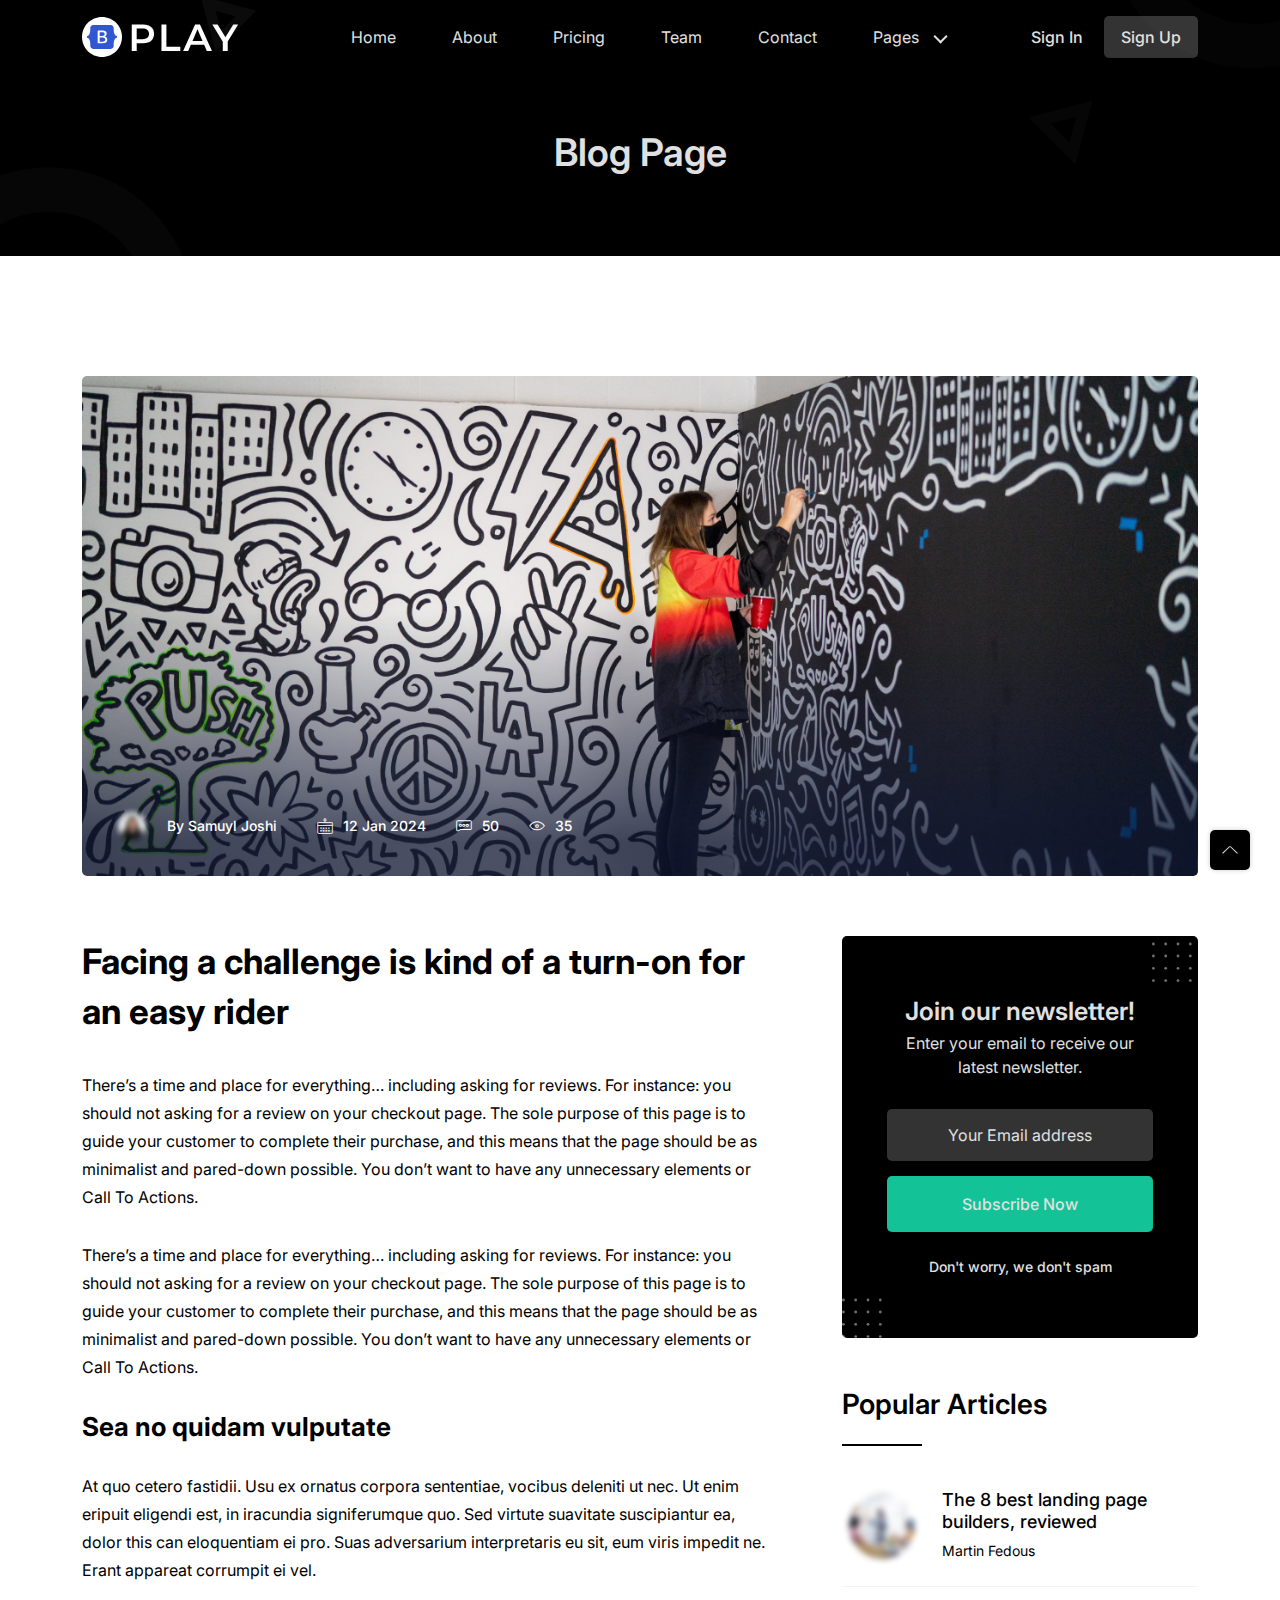
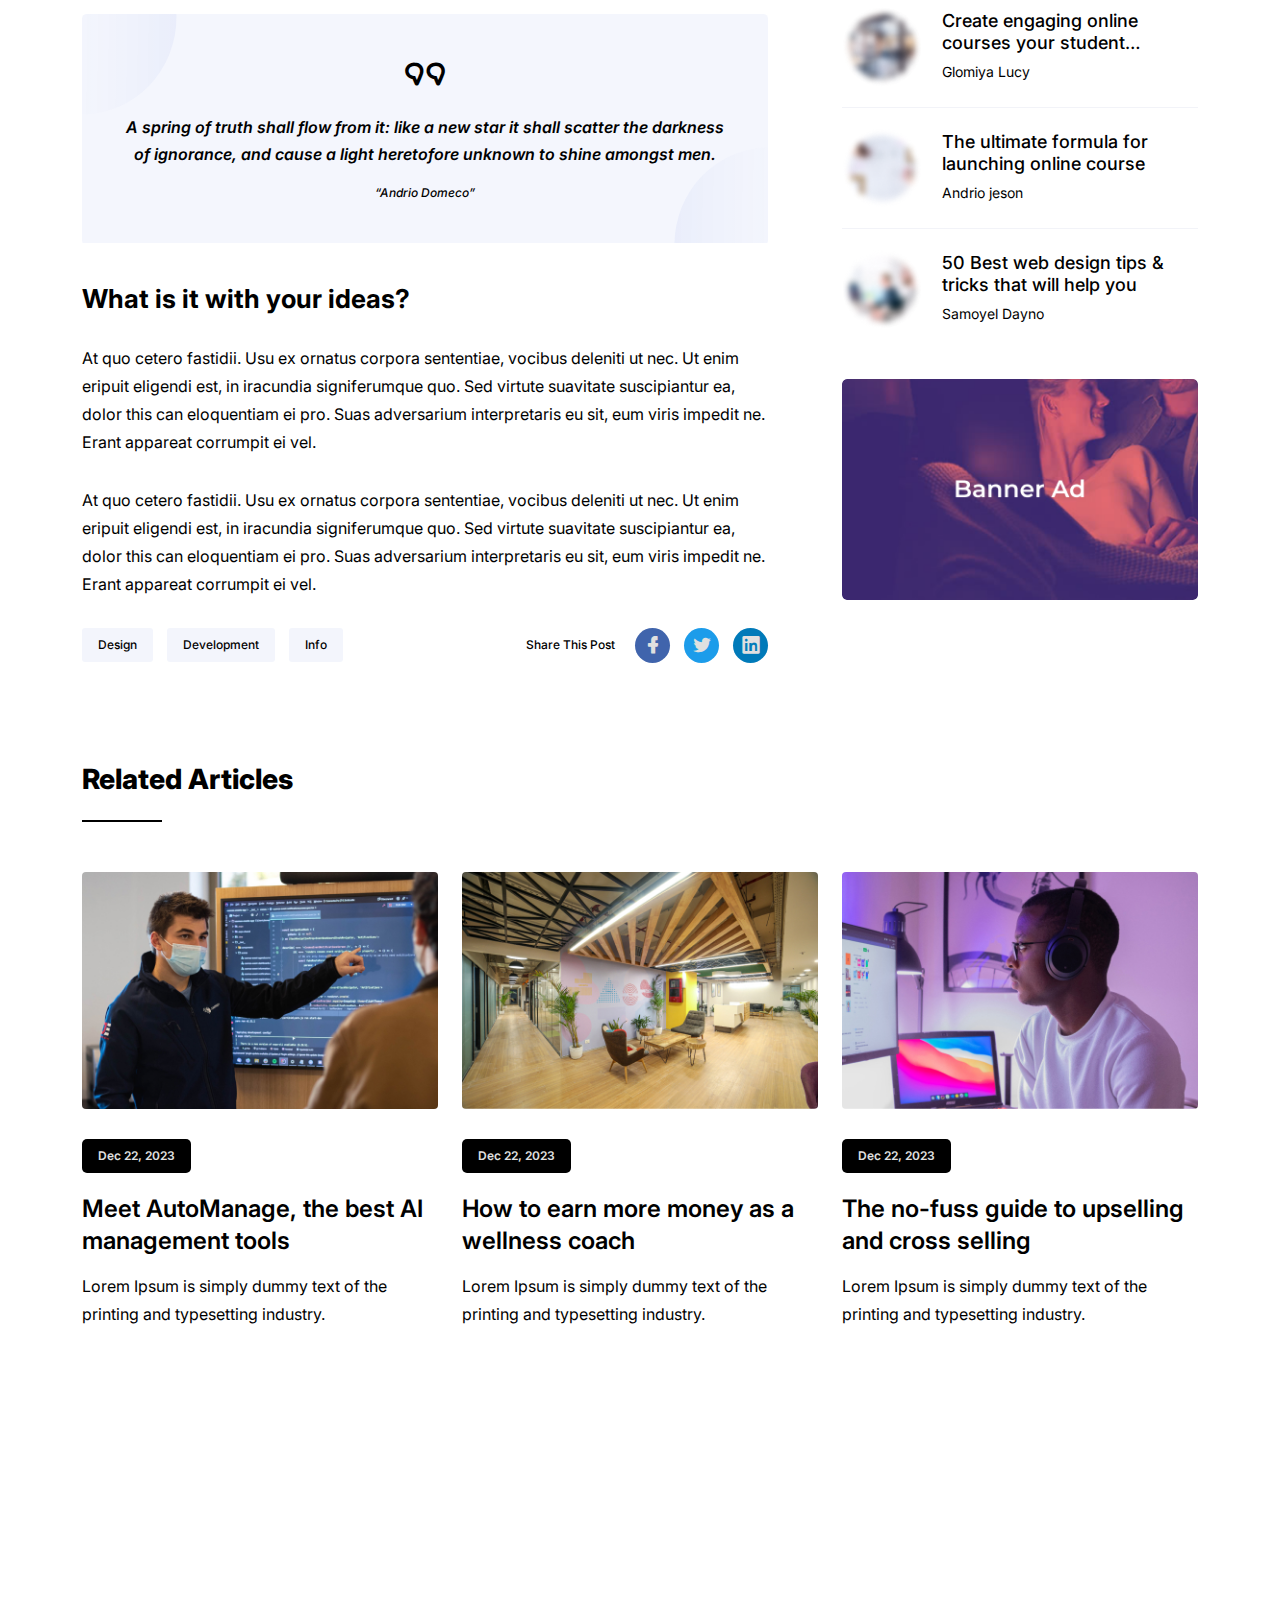
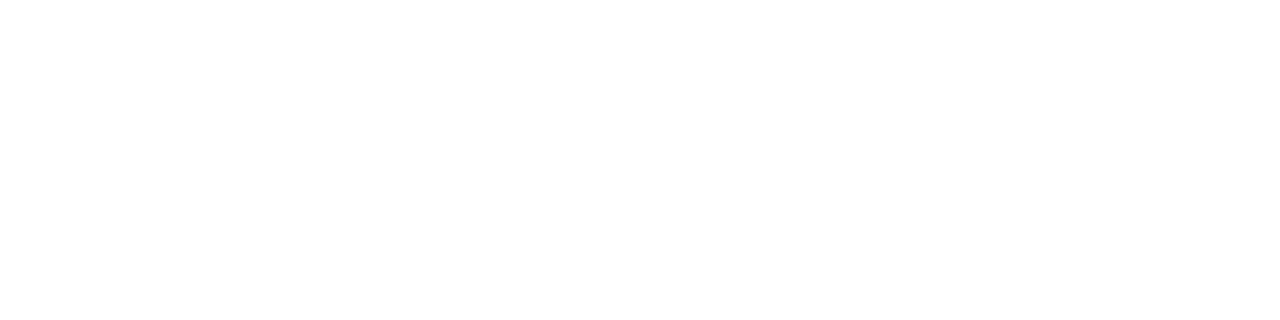
<file: blog-details.html>
<!-- =========

	Template Name: Play
	Author: UIdeck
	Author URI: https://uideck.com/
	Support: https://uideck.com/support/
	Version: 1.1

========== -->

<!DOCTYPE html>
<html lang="en">
  <head>
    <meta charset="UTF-8" />
    <meta http-equiv="X-UA-Compatible" content="IE=edge" />
    <meta name="viewport" content="width=device-width, initial-scale=1.0" />
    <title>Play | Open source Project by UIdeck</title>

    <!--====== Favicon Icon ======-->
    <link
      rel="shortcut icon"
      href="assets/images/favicon.svg"
      type="image/svg"
    />

    <!-- ===== All CSS files ===== -->
    <link rel="stylesheet" href="assets/css/bootstrap.min.css" />
    <link rel="stylesheet" href="assets/css/animate.css" />
    <link rel="stylesheet" href="assets/css/lineicons.css" />
    <link rel="stylesheet" href="assets/css/ud-styles.css" />
  </head>
  <body>
    <!-- ====== Header Start ====== -->
    <header class="ud-header">
      <div class="container">
        <div class="row">
          <div class="col-lg-12">
            <nav class="navbar navbar-expand-lg">
              <a class="navbar-brand" href="index.html">
                <img src="assets/images/logo/logo.svg" alt="Logo" />
              </a>
              <button class="navbar-toggler">
                <span class="toggler-icon"> </span>
                <span class="toggler-icon"> </span>
                <span class="toggler-icon"> </span>
              </button>

              <div class="navbar-collapse">
                <ul id="nav" class="navbar-nav mx-auto">
                  <li class="nav-item">
                    <a class="ud-menu-scroll" href="#home">Home</a>
                  </li>

                  <li class="nav-item">
                    <a class="ud-menu-scroll" href="#about">About</a>
                  </li>
                  <li class="nav-item">
                    <a class="ud-menu-scroll" href="#pricing">Pricing</a>
                  </li>
                  <li class="nav-item">
                    <a class="ud-menu-scroll" href="#team">Team</a>
                  </li>
                  <li class="nav-item">
                    <a class="ud-menu-scroll" href="#contact">Contact</a>
                  </li>
                  <li class="nav-item nav-item-has-children">
                    <a href="javascript:void(0)"> Pages </a>
                    <ul class="ud-submenu">
                      <li class="ud-submenu-item">
                        <a href="about.html" class="ud-submenu-link">
                          About Page
                        </a>
                      </li>
                      <li class="ud-submenu-item">
                        <a href="pricing.html" class="ud-submenu-link">
                          Pricing Page
                        </a>
                      </li>
                      <li class="ud-submenu-item">
                        <a href="contact.html" class="ud-submenu-link">
                          Contact Page
                        </a>
                      </li>
                      <li class="ud-submenu-item">
                        <a href="blog.html" class="ud-submenu-link">
                          Blog Grid Page
                        </a>
                      </li>
                      <li class="ud-submenu-item">
                        <a href="blog-details.html" class="ud-submenu-link">
                          Blog Details Page
                        </a>
                      </li>
                      <li class="ud-submenu-item">
                        <a href="login.html" class="ud-submenu-link">
                          Sign In Page
                        </a>
                      </li>
                      <li class="ud-submenu-item">
                        <a href="404.html" class="ud-submenu-link">404 Page</a>
                      </li>
                    </ul>
                  </li>
                </ul>
              </div>

              <div class="navbar-btn d-none d-sm-inline-block">
                <a href="login.html" class="ud-main-btn ud-login-btn">
                  Sign In
                </a>
                <a class="ud-main-btn ud-white-btn" href="javascript:void(0)">
                  Sign Up
                </a>
              </div>
            </nav>
          </div>
        </div>
      </div>
    </header>
    <!-- ====== Header End ====== -->

    <!-- ====== Banner Start ====== -->
    <section class="ud-page-banner">
      <div class="container">
        <div class="row">
          <div class="col-lg-12">
            <div class="ud-banner-content">
              <h1>Blog Page</h1>
            </div>
          </div>
        </div>
      </div>
    </section>
    <!-- ====== Banner End ====== -->

    <!-- ====== Blog Details Start ====== -->
    <section class="ud-blog-details">
      <div class="container">
        <div class="row">
          <div class="col-lg-12">
            <div class="ud-blog-details-image">
              <img
                src="assets/images/blog/blog-details-01.jpg"
                alt="blog details"
              />
              <div class="ud-blog-overlay">
                <div class="ud-blog-overlay-content">
                  <div class="ud-blog-author">
                    <img src="assets/images/blog/author-01.png" alt="author" />
                    <span>
                      By <a href="javascript:void(0)"> Samuyl Joshi </a>
                    </span>
                  </div>

                  <div class="ud-blog-meta">
                    <p class="date">
                      <i class="lni lni-calendar"></i> <span>12 Jan 2024</span>
                    </p>
                    <p class="comment">
                      <i class="lni lni-comments"></i> <span>50</span>
                    </p>
                    <p class="view">
                      <i class="lni lni-eye"></i> <span>35</span>
                    </p>
                  </div>
                </div>
              </div>
            </div>
          </div>

          <div class="col-lg-8">
            <div class="ud-blog-details-content">
              <h2 class="ud-blog-details-title">
                Facing a challenge is kind of a turn-on for an easy rider
              </h2>
              <p class="ud-blog-details-para">
                There’s a time and place for everything… including asking for
                reviews. For instance: you should not asking for a review on
                your checkout page. The sole purpose of this page is to guide
                your customer to complete their purchase, and this means that
                the page should be as minimalist and pared-down possible. You
                don’t want to have any unnecessary elements or Call To Actions.
              </p>
              <p class="ud-blog-details-para">
                There’s a time and place for everything… including asking for
                reviews. For instance: you should not asking for a review on
                your checkout page. The sole purpose of this page is to guide
                your customer to complete their purchase, and this means that
                the page should be as minimalist and pared-down possible. You
                don’t want to have any unnecessary elements or Call To Actions.
              </p>
              <h3 class="ud-blog-details-subtitle">Sea no quidam vulputate</h3>
              <p class="ud-blog-details-para">
                At quo cetero fastidii. Usu ex ornatus corpora sententiae,
                vocibus deleniti ut nec. Ut enim eripuit eligendi est, in
                iracundia signiferumque quo. Sed virtute suavitate suscipiantur
                ea, dolor this can eloquentiam ei pro. Suas adversarium
                interpretaris eu sit, eum viris impedit ne. Erant appareat
                corrumpit ei vel.
              </p>

              <div class="ud-blog-quote">
                <i class="lni lni-quotation"></i>
                <p>
                  A spring of truth shall flow from it: like a new star it shall
                  scatter the darkness of ignorance, and cause a light
                  heretofore unknown to shine amongst men.
                </p>
                <h6>“Andrio Domeco”</h6>
              </div>
              <h3 class="ud-blog-details-subtitle">
                What is it with your ideas?
              </h3>
              <p class="ud-blog-details-para">
                At quo cetero fastidii. Usu ex ornatus corpora sententiae,
                vocibus deleniti ut nec. Ut enim eripuit eligendi est, in
                iracundia signiferumque quo. Sed virtute suavitate suscipiantur
                ea, dolor this can eloquentiam ei pro. Suas adversarium
                interpretaris eu sit, eum viris impedit ne. Erant appareat
                corrumpit ei vel.
              </p>
              <p class="ud-blog-details-para">
                At quo cetero fastidii. Usu ex ornatus corpora sententiae,
                vocibus deleniti ut nec. Ut enim eripuit eligendi est, in
                iracundia signiferumque quo. Sed virtute suavitate suscipiantur
                ea, dolor this can eloquentiam ei pro. Suas adversarium
                interpretaris eu sit, eum viris impedit ne. Erant appareat
                corrumpit ei vel.
              </p>

              <div class="ud-blog-details-action">
                <ul class="ud-blog-tags">
                  <li>
                    <a href="javascript:void(0)">Design</a>
                  </li>
                  <li>
                    <a href="javascript:void(0)">Development</a>
                  </li>
                  <li>
                    <a href="javascript:void(0)">Info</a>
                  </li>
                </ul>
                <div class="ud-blog-share">
                  <h6>Share This Post</h6>
                  <ul class="ud-blog-share-links">
                    <li>
                      <a href="javascript:void(0)" class="facebook">
                        <i class="lni lni-facebook-filled"></i>
                      </a>
                    </li>
                    <li>
                      <a href="javascript:void(0)" class="twitter">
                        <i class="lni lni-twitter-filled"></i>
                      </a>
                    </li>
                    <li>
                      <a href="javascript:void(0)" class="linkedin">
                        <i class="lni lni-linkedin-original"></i>
                      </a>
                    </li>
                  </ul>
                </div>
              </div>
            </div>
          </div>
          <div class="col-lg-4">
            <div class="ud-blog-sidebar">
              <div class="ud-newsletter-box">
                <img
                  src="assets/images/blog/dotted-shape.svg"
                  alt="shape"
                  class="shape shape-1"
                />
                <img
                  src="assets/images/blog/dotted-shape.svg"
                  alt="shape"
                  class="shape shape-2"
                />
                <h3 class="ud-newsletter-title">Join our newsletter!</h3>
                <p>Enter your email to receive our latest newsletter.</p>
                <form class="ud-newsletter-form">
                  <input
                    type="email"
                    name="email"
                    placeholder="Your Email address"
                  />
                  <button class="ud-main-btn">Subscribe Now</button>
                  <p class="ud-newsletter-note">Don't worry, we don't spam</p>
                </form>
              </div>

              <div class="ud-articles-box">
                <h3 class="ud-articles-box-title">Popular Articles</h3>
                <ul class="ud-articles-list">
                  <li>
                    <div class="ud-article-image">
                      <img
                        src="assets/images/blog/article-author-01.png"
                        alt="author"
                      />
                    </div>
                    <div class="ud-article-content">
                      <h5 class="ud-article-title">
                        <a href="javascript:void(0)">
                          The 8 best landing page builders, reviewed
                        </a>
                      </h5>
                      <p class="ud-article-author">Martin Fedous</p>
                    </div>
                  </li>
                  <li>
                    <div class="ud-article-image">
                      <img
                        src="assets/images/blog/article-author-02.png"
                        alt="author"
                      />
                    </div>
                    <div class="ud-article-content">
                      <h5 class="ud-article-title">
                        <a href="javascript:void(0)">
                          Create engaging online courses your student…
                        </a>
                      </h5>
                      <p class="ud-article-author">Glomiya Lucy</p>
                    </div>
                  </li>
                  <li>
                    <div class="ud-article-image">
                      <img
                        src="assets/images/blog/article-author-03.png"
                        alt="author"
                      />
                    </div>
                    <div class="ud-article-content">
                      <h5 class="ud-article-title">
                        <a href="javascript:void(0)">
                          The ultimate formula for launching online course
                        </a>
                      </h5>
                      <p class="ud-article-author">Andrio jeson</p>
                    </div>
                  </li>
                  <li>
                    <div class="ud-article-image">
                      <img
                        src="assets/images/blog/article-author-04.png"
                        alt="author"
                      />
                    </div>
                    <div class="ud-article-content">
                      <h5 class="ud-article-title">
                        <a href="javascript:void(0)">
                          50 Best web design tips & tricks that will help you
                        </a>
                      </h5>
                      <p class="ud-article-author">Samoyel Dayno</p>
                    </div>
                  </li>
                </ul>
              </div>

              <div class="ud-banner-ad">
                <a href="javascript:void(0)">
                  <img
                    src="assets/images/blog/bannder-ad.png"
                    alt="ad banner"
                  />
                </a>
              </div>
            </div>
          </div>
        </div>
      </div>
    </section>
    <!-- ====== Blog Details End ====== -->

    <!-- ====== Blog Start ====== -->
    <section class="ud-blog-grids ud-related-articles">
      <div class="container">
        <div class="row col-lg-12">
          <div class="ud-related-title">
            <h2 class="ud-related-articles-title">Related Articles</h2>
          </div>
        </div>
        <div class="row">
          <div class="col-lg-4 col-md-6">
            <div class="ud-single-blog">
              <div class="ud-blog-image">
                <a href="blog-details.html">
                  <img src="assets/images/blog/blog-01.jpg" alt="blog" />
                </a>
              </div>
              <div class="ud-blog-content">
                <span class="ud-blog-date">Dec 22, 2023</span>
                <h3 class="ud-blog-title">
                  <a href="blog-details.html">
                    Meet AutoManage, the best AI management tools
                  </a>
                </h3>
                <p class="ud-blog-desc">
                  Lorem Ipsum is simply dummy text of the printing and
                  typesetting industry.
                </p>
              </div>
            </div>
          </div>
          <div class="col-lg-4 col-md-6">
            <div class="ud-single-blog">
              <div class="ud-blog-image">
                <a href="blog-details.html">
                  <img src="assets/images/blog/blog-02.jpg" alt="blog" />
                </a>
              </div>
              <div class="ud-blog-content">
                <span class="ud-blog-date">Dec 22, 2023</span>
                <h3 class="ud-blog-title">
                  <a href="blog-details.html">
                    How to earn more money as a wellness coach
                  </a>
                </h3>
                <p class="ud-blog-desc">
                  Lorem Ipsum is simply dummy text of the printing and
                  typesetting industry.
                </p>
              </div>
            </div>
          </div>
          <div class="col-lg-4 col-md-6">
            <div class="ud-single-blog">
              <div class="ud-blog-image">
                <a href="blog-details.html">
                  <img src="assets/images/blog/blog-03.jpg" alt="blog" />
                </a>
              </div>
              <div class="ud-blog-content">
                <span class="ud-blog-date">Dec 22, 2023</span>
                <h3 class="ud-blog-title">
                  <a href="blog-details.html">
                    The no-fuss guide to upselling and cross selling
                  </a>
                </h3>
                <p class="ud-blog-desc">
                  Lorem Ipsum is simply dummy text of the printing and
                  typesetting industry.
                </p>
              </div>
            </div>
          </div>
        </div>
      </div>
    </section>
    <!-- ====== Blog End ====== -->

    <!-- ====== Footer Start ====== -->
    <footer class="ud-footer wow fadeInUp" data-wow-delay=".15s">
      <div class="shape shape-1">
        <img src="assets/images/footer/shape-1.svg" alt="shape" />
      </div>
      <div class="shape shape-2">
        <img src="assets/images/footer/shape-2.svg" alt="shape" />
      </div>
      <div class="shape shape-3">
        <img src="assets/images/footer/shape-3.svg" alt="shape" />
      </div>
      <div class="ud-footer-widgets">
        <div class="container">
          <div class="row">
            <div class="col-xl-3 col-lg-4 col-md-6">
              <div class="ud-widget">
                <a href="index.html" class="ud-footer-logo">
                  <img src="assets/images/logo/logo.svg" alt="logo" />
                </a>
                <p class="ud-widget-desc">
                  We create digital experiences for brands and companies by
                  using technology.
                </p>
                <ul class="ud-widget-socials">
                  <li>
                    <a href="https://twitter.com/MusharofChy">
                      <i class="lni lni-facebook-filled"></i>
                    </a>
                  </li>
                  <li>
                    <a href="https://twitter.com/MusharofChy">
                      <i class="lni lni-twitter-filled"></i>
                    </a>
                  </li>
                  <li>
                    <a href="https://twitter.com/MusharofChy">
                      <i class="lni lni-instagram-filled"></i>
                    </a>
                  </li>
                  <li>
                    <a href="https://twitter.com/MusharofChy">
                      <i class="lni lni-linkedin-original"></i>
                    </a>
                  </li>
                </ul>
              </div>
            </div>

            <div class="col-xl-2 col-lg-2 col-md-6 col-sm-6">
              <div class="ud-widget">
                <h5 class="ud-widget-title">About Us</h5>
                <ul class="ud-widget-links">
                  <li>
                    <a href="javascript:void(0)">Home</a>
                  </li>
                  <li>
                    <a href="javascript:void(0)">Features</a>
                  </li>
                  <li>
                    <a href="javascript:void(0)">About</a>
                  </li>
                  <li>
                    <a href="javascript:void(0)">Testimonial</a>
                  </li>
                </ul>
              </div>
            </div>
            <div class="col-xl-2 col-lg-3 col-md-6 col-sm-6">
              <div class="ud-widget">
                <h5 class="ud-widget-title">Features</h5>
                <ul class="ud-widget-links">
                  <li>
                    <a href="javascript:void(0)">How it works</a>
                  </li>
                  <li>
                    <a href="javascript:void(0)">Privacy policy</a>
                  </li>
                  <li>
                    <a href="javascript:void(0)">Terms of service</a>
                  </li>
                  <li>
                    <a href="javascript:void(0)">Refund policy</a>
                  </li>
                </ul>
              </div>
            </div>
            <div class="col-xl-2 col-lg-3 col-md-6 col-sm-6">
              <div class="ud-widget">
                <h5 class="ud-widget-title">Our Products</h5>
                <ul class="ud-widget-links">
                  <li>
                    <a
                      href="https://lineicons.com/"
                      rel="nofollow noopner"
                      target="_blank"
                      >Lineicons
                    </a>
                  </li>
                  <li>
                    <a
                      href="https://ecommercehtml.com/"
                      rel="nofollow noopner"
                      target="_blank"
                      >Ecommerce HTML</a
                    >
                  </li>
                  <li>
                    <a
                      href="https://ayroui.com/"
                      rel="nofollow noopner"
                      target="_blank"
                      >Ayro UI</a
                    >
                  </li>
                  <li>
                    <a
                      href="https://graygrids.com/"
                      rel="nofollow noopner"
                      target="_blank"
                      >Plain Admin</a
                    >
                  </li>
                </ul>
              </div>
            </div>
            <div class="col-xl-3 col-lg-6 col-md-8 col-sm-10">
              <div class="ud-widget">
                <h5 class="ud-widget-title">Partners</h5>
                <ul class="ud-widget-brands">
                  <li>
                    <a
                      href="https://ayroui.com/"
                      rel="nofollow noopner"
                      target="_blank"
                    >
                      <img
                        src="assets/images/footer/brands/ayroui.svg"
                        alt="ayroui"
                      />
                    </a>
                  </li>
                  <li>
                    <a
                      href="https://ecommercehtml.com/"
                      rel="nofollow noopner"
                      target="_blank"
                    >
                      <img
                        src="assets/images/footer/brands/ecommerce-html.svg"
                        alt="ecommerce-html"
                      />
                    </a>
                  </li>
                  <li>
                    <a
                      href="https://graygrids.com/"
                      rel="nofollow noopner"
                      target="_blank"
                    >
                      <img
                        src="assets/images/footer/brands/graygrids.svg"
                        alt="graygrids"
                      />
                    </a>
                  </li>
                  <li>
                    <a
                      href="https://lineicons.com/"
                      rel="nofollow noopner"
                      target="_blank"
                    >
                      <img
                        src="assets/images/footer/brands/lineicons.svg"
                        alt="lineicons"
                      />
                    </a>
                  </li>
                  <li>
                    <a
                      href="https://uideck.com/"
                      rel="nofollow noopner"
                      target="_blank"
                    >
                      <img
                        src="assets/images/footer/brands/uideck.svg"
                        alt="uideck"
                      />
                    </a>
                  </li>
                  <li>
                    <a
                      href="https://tailwindtemplates.co/"
                      rel="nofollow noopner"
                      target="_blank"
                    >
                      <img
                        src="assets/images/footer/brands/tailwindtemplates.svg"
                        alt="tailwindtemplates"
                      />
                    </a>
                  </li>
                </ul>
              </div>
            </div>
          </div>
        </div>
      </div>
      <div class="ud-footer-bottom">
        <div class="container">
          <div class="row">
            <div class="col-md-8">
              <ul class="ud-footer-bottom-left">
                <li>
                  <a href="javascript:void(0)">Privacy policy</a>
                </li>
                <li>
                  <a href="javascript:void(0)">Support policy</a>
                </li>
                <li>
                  <a href="javascript:void(0)">Terms of service</a>
                </li>
              </ul>
            </div>
            <div class="col-md-4">
              <p class="ud-footer-bottom-right">
                Designed and Developed by
                <a href="https://uideck.com" rel="nofollow">UIdeck</a>
              </p>
            </div>
          </div>
        </div>
      </div>
    </footer>
    <!-- ====== Footer End ====== -->

    <!-- ====== Back To Top Start ====== -->
    <a href="javascript:void(0)" class="back-to-top">
      <i class="lni lni-chevron-up"> </i>
    </a>
    <!-- ====== Back To Top End ====== -->

    <!-- ====== All Javascript Files ====== -->
    <script src="assets/js/bootstrap.bundle.min.js"></script>
    <script src="assets/js/wow.min.js"></script>
    <script src="assets/js/main.js"></script>
  </body>
</html>
</file>
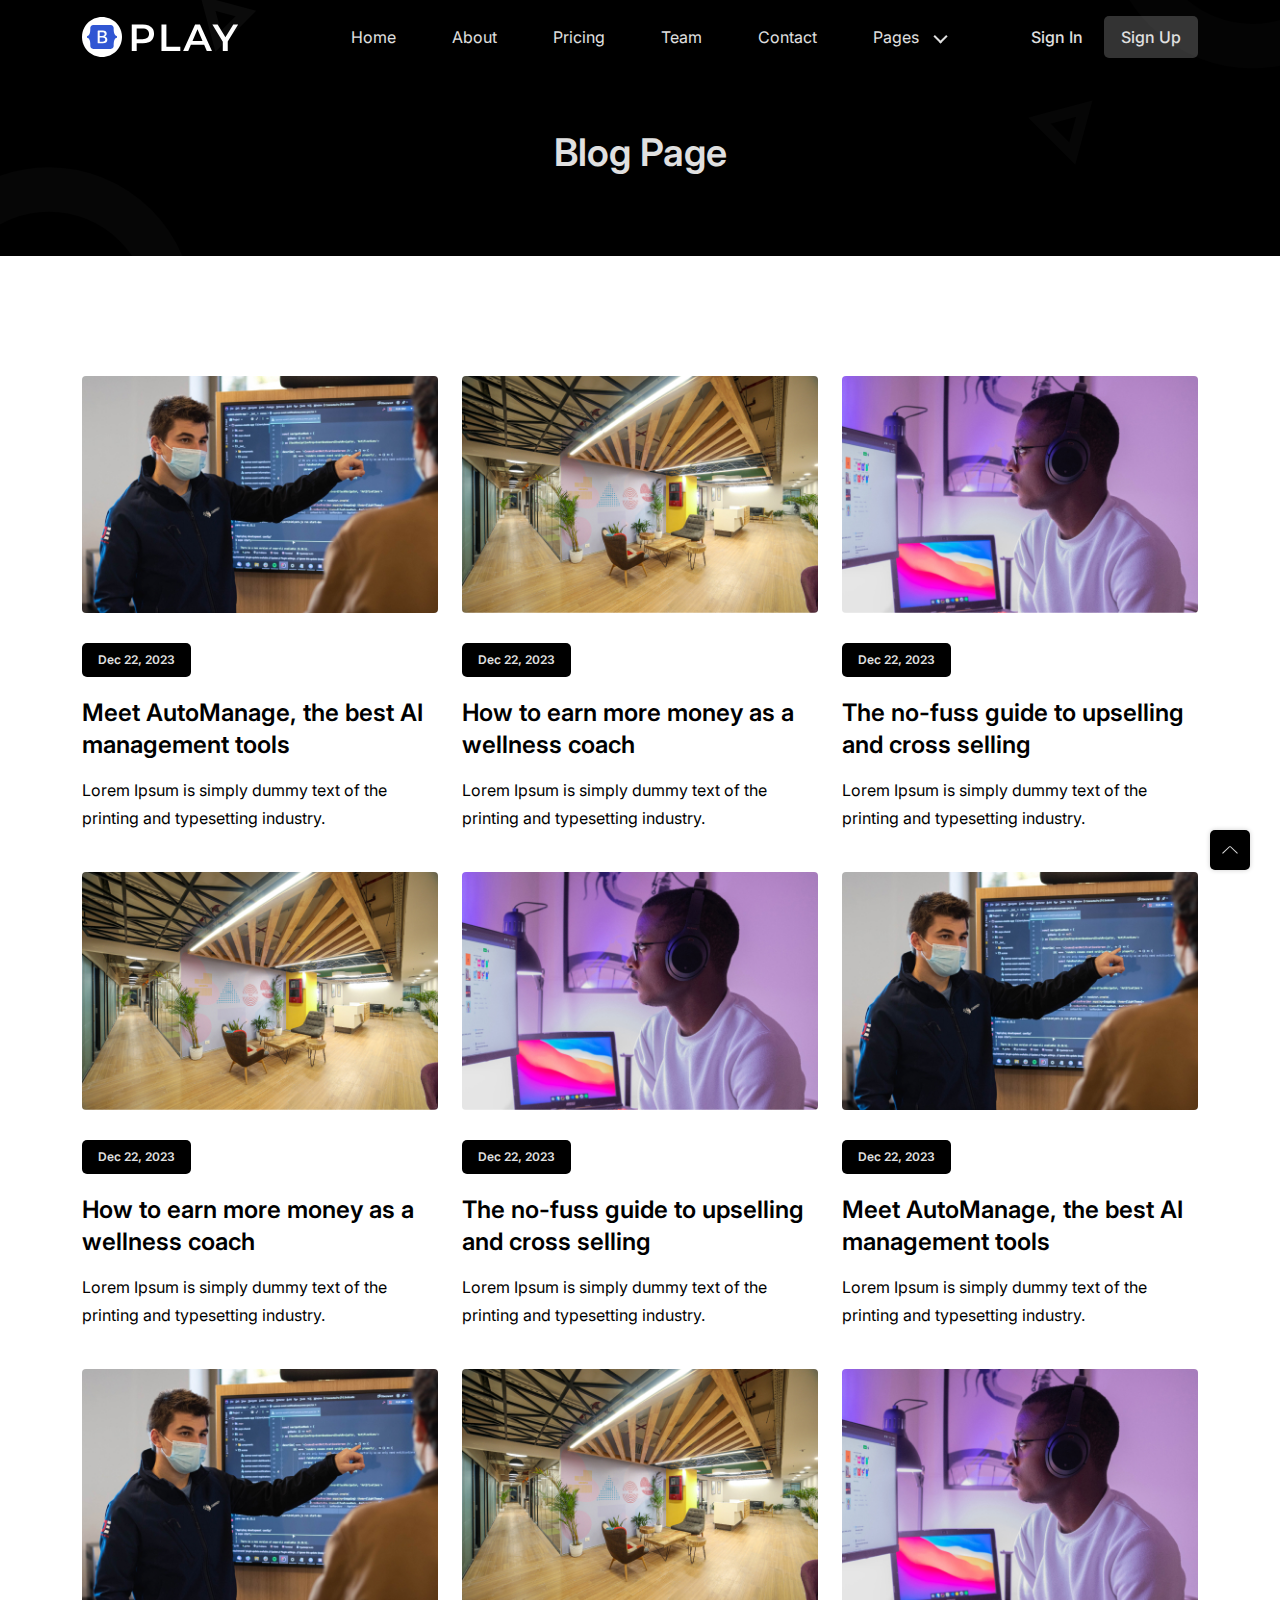
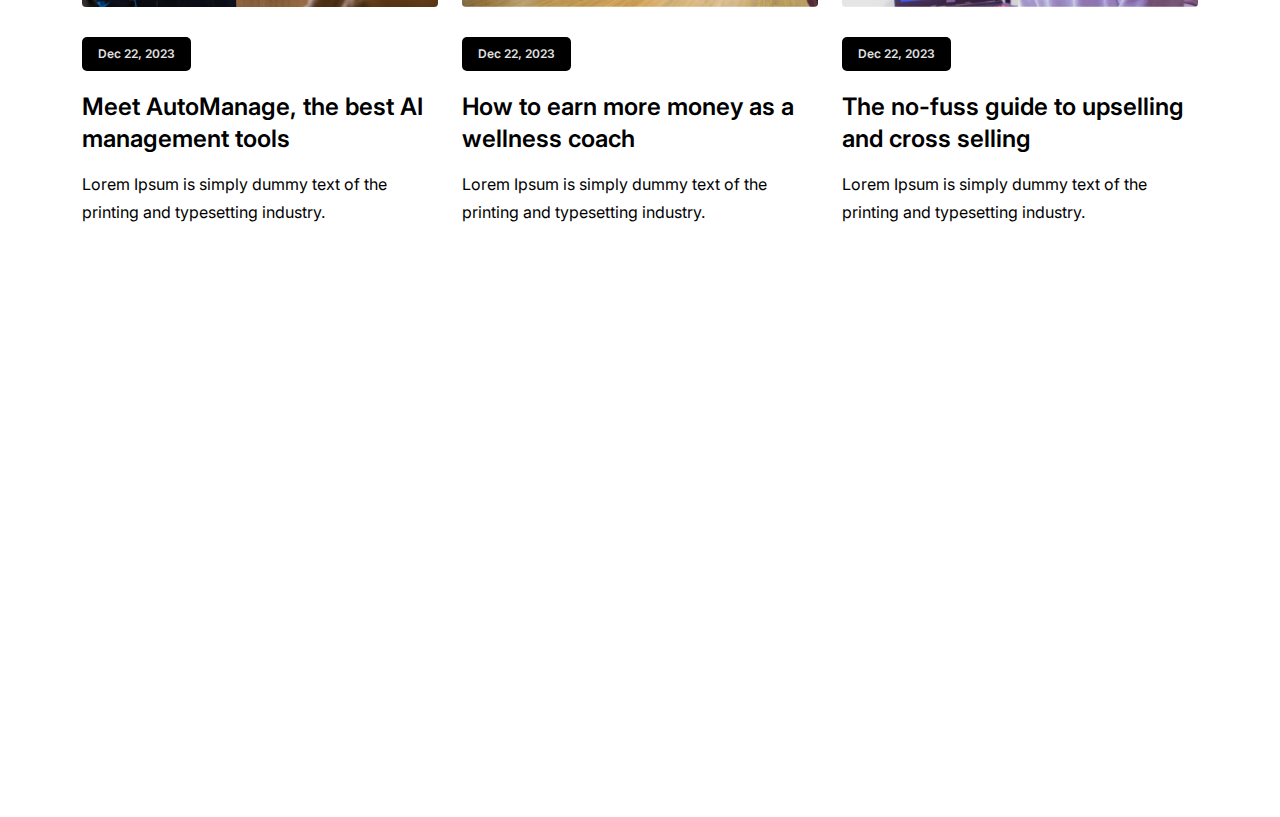
<file: blog.html>
<!-- =========

	Template Name: Play
	Author: UIdeck
	Author URI: https://uideck.com/
	Support: https://uideck.com/support/
	Version: 1.1

========== -->

<!DOCTYPE html>
<html lang="en">
  <head>
    <meta charset="UTF-8" />
    <meta http-equiv="X-UA-Compatible" content="IE=edge" />
    <meta name="viewport" content="width=device-width, initial-scale=1.0" />
    <title>Play | Open source Project by UIdeck</title>

    <!--====== Favicon Icon ======-->
    <link
      rel="shortcut icon"
      href="assets/images/favicon.svg"
      type="image/svg"
    />

    <!-- ===== All CSS files ===== -->
    <link rel="stylesheet" href="assets/css/bootstrap.min.css" />
    <link rel="stylesheet" href="assets/css/animate.css" />
    <link rel="stylesheet" href="assets/css/lineicons.css" />
    <link rel="stylesheet" href="assets/css/ud-styles.css" />
  </head>
  <body>
    <!-- ====== Header Start ====== -->
    <header class="ud-header">
      <div class="container">
        <div class="row">
          <div class="col-lg-12">
            <nav class="navbar navbar-expand-lg">
              <a class="navbar-brand" href="index.html">
                <img src="assets/images/logo/logo.svg" alt="Logo" />
              </a>
              <button class="navbar-toggler">
                <span class="toggler-icon"> </span>
                <span class="toggler-icon"> </span>
                <span class="toggler-icon"> </span>
              </button>

              <div class="navbar-collapse">
                <ul id="nav" class="navbar-nav mx-auto">
                  <li class="nav-item">
                    <a class="ud-menu-scroll" href="#home">Home</a>
                  </li>

                  <li class="nav-item">
                    <a class="ud-menu-scroll" href="#about">About</a>
                  </li>
                  <li class="nav-item">
                    <a class="ud-menu-scroll" href="#pricing">Pricing</a>
                  </li>
                  <li class="nav-item">
                    <a class="ud-menu-scroll" href="#team">Team</a>
                  </li>
                  <li class="nav-item">
                    <a class="ud-menu-scroll" href="#contact">Contact</a>
                  </li>
                  <li class="nav-item nav-item-has-children">
                    <a href="javascript:void(0)"> Pages </a>
                    <ul class="ud-submenu">
                      <li class="ud-submenu-item">
                        <a href="about.html" class="ud-submenu-link">
                          About Page
                        </a>
                      </li>
                      <li class="ud-submenu-item">
                        <a href="pricing.html" class="ud-submenu-link">
                          Pricing Page
                        </a>
                      </li>
                      <li class="ud-submenu-item">
                        <a href="contact.html" class="ud-submenu-link">
                          Contact Page
                        </a>
                      </li>
                      <li class="ud-submenu-item">
                        <a href="blog.html" class="ud-submenu-link">
                          Blog Grid Page
                        </a>
                      </li>
                      <li class="ud-submenu-item">
                        <a href="blog-details.html" class="ud-submenu-link">
                          Blog Details Page
                        </a>
                      </li>
                      <li class="ud-submenu-item">
                        <a href="login.html" class="ud-submenu-link">
                          Sign In Page
                        </a>
                      </li>
                      <li class="ud-submenu-item">
                        <a href="404.html" class="ud-submenu-link">404 Page</a>
                      </li>
                    </ul>
                  </li>
                </ul>
              </div>

              <div class="navbar-btn d-none d-sm-inline-block">
                <a href="login.html" class="ud-main-btn ud-login-btn">
                  Sign In
                </a>
                <a class="ud-main-btn ud-white-btn" href="javascript:void(0)">
                  Sign Up
                </a>
              </div>
            </nav>
          </div>
        </div>
      </div>
    </header>
    <!-- ====== Header End ====== -->

    <!-- ====== Banner Start ====== -->
    <section class="ud-page-banner">
      <div class="container">
        <div class="row">
          <div class="col-lg-12">
            <div class="ud-banner-content">
              <h1>Blog Page</h1>
            </div>
          </div>
        </div>
      </div>
    </section>
    <!-- ====== Banner End ====== -->

    <!-- ====== Blog Start ====== -->
    <section class="ud-blog-grids">
      <div class="container">
        <div class="row">
          <div class="col-lg-4 col-md-6">
            <div class="ud-single-blog">
              <div class="ud-blog-image">
                <a href="blog-details.html">
                  <img src="assets/images/blog/blog-01.jpg" alt="blog" />
                </a>
              </div>
              <div class="ud-blog-content">
                <span class="ud-blog-date">Dec 22, 2023</span>
                <h3 class="ud-blog-title">
                  <a href="blog-details.html">
                    Meet AutoManage, the best AI management tools
                  </a>
                </h3>
                <p class="ud-blog-desc">
                  Lorem Ipsum is simply dummy text of the printing and
                  typesetting industry.
                </p>
              </div>
            </div>
          </div>
          <div class="col-lg-4 col-md-6">
            <div class="ud-single-blog">
              <div class="ud-blog-image">
                <a href="blog-details.html">
                  <img src="assets/images/blog/blog-02.jpg" alt="blog" />
                </a>
              </div>
              <div class="ud-blog-content">
                <span class="ud-blog-date">Dec 22, 2023</span>
                <h3 class="ud-blog-title">
                  <a href="blog-details.html">
                    How to earn more money as a wellness coach
                  </a>
                </h3>
                <p class="ud-blog-desc">
                  Lorem Ipsum is simply dummy text of the printing and
                  typesetting industry.
                </p>
              </div>
            </div>
          </div>
          <div class="col-lg-4 col-md-6">
            <div class="ud-single-blog">
              <div class="ud-blog-image">
                <a href="blog-details.html">
                  <img src="assets/images/blog/blog-03.jpg" alt="blog" />
                </a>
              </div>
              <div class="ud-blog-content">
                <span class="ud-blog-date">Dec 22, 2023</span>
                <h3 class="ud-blog-title">
                  <a href="blog-details.html">
                    The no-fuss guide to upselling and cross selling
                  </a>
                </h3>
                <p class="ud-blog-desc">
                  Lorem Ipsum is simply dummy text of the printing and
                  typesetting industry.
                </p>
              </div>
            </div>
          </div>
          <div class="col-lg-4 col-md-6">
            <div class="ud-single-blog">
              <div class="ud-blog-image">
                <a href="blog-details.html">
                  <img src="assets/images/blog/blog-02.jpg" alt="blog" />
                </a>
              </div>
              <div class="ud-blog-content">
                <span class="ud-blog-date">Dec 22, 2023</span>
                <h3 class="ud-blog-title">
                  <a href="blog-details.html">
                    How to earn more money as a wellness coach
                  </a>
                </h3>
                <p class="ud-blog-desc">
                  Lorem Ipsum is simply dummy text of the printing and
                  typesetting industry.
                </p>
              </div>
            </div>
          </div>
          <div class="col-lg-4 col-md-6">
            <div class="ud-single-blog">
              <div class="ud-blog-image">
                <a href="blog-details.html">
                  <img src="assets/images/blog/blog-03.jpg" alt="blog" />
                </a>
              </div>
              <div class="ud-blog-content">
                <span class="ud-blog-date">Dec 22, 2023</span>
                <h3 class="ud-blog-title">
                  <a href="blog-details.html">
                    The no-fuss guide to upselling and cross selling
                  </a>
                </h3>
                <p class="ud-blog-desc">
                  Lorem Ipsum is simply dummy text of the printing and
                  typesetting industry.
                </p>
              </div>
            </div>
          </div>
          <div class="col-lg-4 col-md-6">
            <div class="ud-single-blog">
              <div class="ud-blog-image">
                <a href="blog-details.html">
                  <img src="assets/images/blog/blog-01.jpg" alt="blog" />
                </a>
              </div>
              <div class="ud-blog-content">
                <span class="ud-blog-date">Dec 22, 2023</span>
                <h3 class="ud-blog-title">
                  <a href="blog-details.html">
                    Meet AutoManage, the best AI management tools
                  </a>
                </h3>
                <p class="ud-blog-desc">
                  Lorem Ipsum is simply dummy text of the printing and
                  typesetting industry.
                </p>
              </div>
            </div>
          </div>
          <div class="col-lg-4 col-md-6">
            <div class="ud-single-blog">
              <div class="ud-blog-image">
                <a href="blog-details.html">
                  <img src="assets/images/blog/blog-01.jpg" alt="blog" />
                </a>
              </div>
              <div class="ud-blog-content">
                <span class="ud-blog-date">Dec 22, 2023</span>
                <h3 class="ud-blog-title">
                  <a href="blog-details.html">
                    Meet AutoManage, the best AI management tools
                  </a>
                </h3>
                <p class="ud-blog-desc">
                  Lorem Ipsum is simply dummy text of the printing and
                  typesetting industry.
                </p>
              </div>
            </div>
          </div>
          <div class="col-lg-4 col-md-6">
            <div class="ud-single-blog">
              <div class="ud-blog-image">
                <a href="blog-details.html">
                  <img src="assets/images/blog/blog-02.jpg" alt="blog" />
                </a>
              </div>
              <div class="ud-blog-content">
                <span class="ud-blog-date">Dec 22, 2023</span>
                <h3 class="ud-blog-title">
                  <a href="blog-details.html">
                    How to earn more money as a wellness coach
                  </a>
                </h3>
                <p class="ud-blog-desc">
                  Lorem Ipsum is simply dummy text of the printing and
                  typesetting industry.
                </p>
              </div>
            </div>
          </div>
          <div class="col-lg-4 col-md-6">
            <div class="ud-single-blog">
              <div class="ud-blog-image">
                <a href="blog-details.html">
                  <img src="assets/images/blog/blog-03.jpg" alt="blog" />
                </a>
              </div>
              <div class="ud-blog-content">
                <span class="ud-blog-date">Dec 22, 2023</span>
                <h3 class="ud-blog-title">
                  <a href="blog-details.html">
                    The no-fuss guide to upselling and cross selling
                  </a>
                </h3>
                <p class="ud-blog-desc">
                  Lorem Ipsum is simply dummy text of the printing and
                  typesetting industry.
                </p>
              </div>
            </div>
          </div>
        </div>
      </div>
    </section>
    <!-- ====== Blog End ====== -->

    <!-- ====== Footer Start ====== -->
    <footer class="ud-footer wow fadeInUp" data-wow-delay=".15s">
      <div class="shape shape-1">
        <img src="assets/images/footer/shape-1.svg" alt="shape" />
      </div>
      <div class="shape shape-2">
        <img src="assets/images/footer/shape-2.svg" alt="shape" />
      </div>
      <div class="shape shape-3">
        <img src="assets/images/footer/shape-3.svg" alt="shape" />
      </div>
      <div class="ud-footer-widgets">
        <div class="container">
          <div class="row">
            <div class="col-xl-3 col-lg-4 col-md-6">
              <div class="ud-widget">
                <a href="index.html" class="ud-footer-logo">
                  <img src="assets/images/logo/logo.svg" alt="logo" />
                </a>
                <p class="ud-widget-desc">
                  We create digital experiences for brands and companies by
                  using technology.
                </p>
                <ul class="ud-widget-socials">
                  <li>
                    <a href="https://twitter.com/MusharofChy">
                      <i class="lni lni-facebook-filled"></i>
                    </a>
                  </li>
                  <li>
                    <a href="https://twitter.com/MusharofChy">
                      <i class="lni lni-twitter-filled"></i>
                    </a>
                  </li>
                  <li>
                    <a href="https://twitter.com/MusharofChy">
                      <i class="lni lni-instagram-filled"></i>
                    </a>
                  </li>
                  <li>
                    <a href="https://twitter.com/MusharofChy">
                      <i class="lni lni-linkedin-original"></i>
                    </a>
                  </li>
                </ul>
              </div>
            </div>

            <div class="col-xl-2 col-lg-2 col-md-6 col-sm-6">
              <div class="ud-widget">
                <h5 class="ud-widget-title">About Us</h5>
                <ul class="ud-widget-links">
                  <li>
                    <a href="javascript:void(0)">Home</a>
                  </li>
                  <li>
                    <a href="javascript:void(0)">Features</a>
                  </li>
                  <li>
                    <a href="javascript:void(0)">About</a>
                  </li>
                  <li>
                    <a href="javascript:void(0)">Testimonial</a>
                  </li>
                </ul>
              </div>
            </div>
            <div class="col-xl-2 col-lg-3 col-md-6 col-sm-6">
              <div class="ud-widget">
                <h5 class="ud-widget-title">Features</h5>
                <ul class="ud-widget-links">
                  <li>
                    <a href="javascript:void(0)">How it works</a>
                  </li>
                  <li>
                    <a href="javascript:void(0)">Privacy policy</a>
                  </li>
                  <li>
                    <a href="javascript:void(0)">Terms of service</a>
                  </li>
                  <li>
                    <a href="javascript:void(0)">Refund policy</a>
                  </li>
                </ul>
              </div>
            </div>
            <div class="col-xl-2 col-lg-3 col-md-6 col-sm-6">
              <div class="ud-widget">
                <h5 class="ud-widget-title">Our Products</h5>
                <ul class="ud-widget-links">
                  <li>
                    <a
                      href="https://lineicons.com/"
                      rel="nofollow noopner"
                      target="_blank"
                      >Lineicons
                    </a>
                  </li>
                  <li>
                    <a
                      href="https://ecommercehtml.com/"
                      rel="nofollow noopner"
                      target="_blank"
                      >Ecommerce HTML</a
                    >
                  </li>
                  <li>
                    <a
                      href="https://ayroui.com/"
                      rel="nofollow noopner"
                      target="_blank"
                      >Ayro UI</a
                    >
                  </li>
                  <li>
                    <a
                      href="https://graygrids.com/"
                      rel="nofollow noopner"
                      target="_blank"
                      >Plain Admin</a
                    >
                  </li>
                </ul>
              </div>
            </div>
            <div class="col-xl-3 col-lg-6 col-md-8 col-sm-10">
              <div class="ud-widget">
                <h5 class="ud-widget-title">Partners</h5>
                <ul class="ud-widget-brands">
                  <li>
                    <a
                      href="https://ayroui.com/"
                      rel="nofollow noopner"
                      target="_blank"
                    >
                      <img
                        src="assets/images/footer/brands/ayroui.svg"
                        alt="ayroui"
                      />
                    </a>
                  </li>
                  <li>
                    <a
                      href="https://ecommercehtml.com/"
                      rel="nofollow noopner"
                      target="_blank"
                    >
                      <img
                        src="assets/images/footer/brands/ecommerce-html.svg"
                        alt="ecommerce-html"
                      />
                    </a>
                  </li>
                  <li>
                    <a
                      href="https://graygrids.com/"
                      rel="nofollow noopner"
                      target="_blank"
                    >
                      <img
                        src="assets/images/footer/brands/graygrids.svg"
                        alt="graygrids"
                      />
                    </a>
                  </li>
                  <li>
                    <a
                      href="https://lineicons.com/"
                      rel="nofollow noopner"
                      target="_blank"
                    >
                      <img
                        src="assets/images/footer/brands/lineicons.svg"
                        alt="lineicons"
                      />
                    </a>
                  </li>
                  <li>
                    <a
                      href="https://uideck.com/"
                      rel="nofollow noopner"
                      target="_blank"
                    >
                      <img
                        src="assets/images/footer/brands/uideck.svg"
                        alt="uideck"
                      />
                    </a>
                  </li>
                  <li>
                    <a
                      href="https://tailwindtemplates.co/"
                      rel="nofollow noopner"
                      target="_blank"
                    >
                      <img
                        src="assets/images/footer/brands/tailwindtemplates.svg"
                        alt="tailwindtemplates"
                      />
                    </a>
                  </li>
                </ul>
              </div>
            </div>
          </div>
        </div>
      </div>
      <div class="ud-footer-bottom">
        <div class="container">
          <div class="row">
            <div class="col-md-8">
              <ul class="ud-footer-bottom-left">
                <li>
                  <a href="javascript:void(0)">Privacy policy</a>
                </li>
                <li>
                  <a href="javascript:void(0)">Support policy</a>
                </li>
                <li>
                  <a href="javascript:void(0)">Terms of service</a>
                </li>
              </ul>
            </div>
            <div class="col-md-4">
              <p class="ud-footer-bottom-right">
                Designed and Developed by
                <a href="https://uideck.com" rel="nofollow">UIdeck</a>
              </p>
            </div>
          </div>
        </div>
      </div>
    </footer>
    <!-- ====== Footer End ====== -->

    <!-- ====== Back To Top Start ====== -->
    <a href="javascript:void(0)" class="back-to-top">
      <i class="lni lni-chevron-up"> </i>
    </a>
    <!-- ====== Back To Top End ====== -->

    <!-- ====== All Javascript Files ====== -->
    <script src="assets/js/bootstrap.bundle.min.js"></script>
    <script src="assets/js/wow.min.js"></script>
    <script src="assets/js/main.js"></script>
  </body>
</html>
</file>
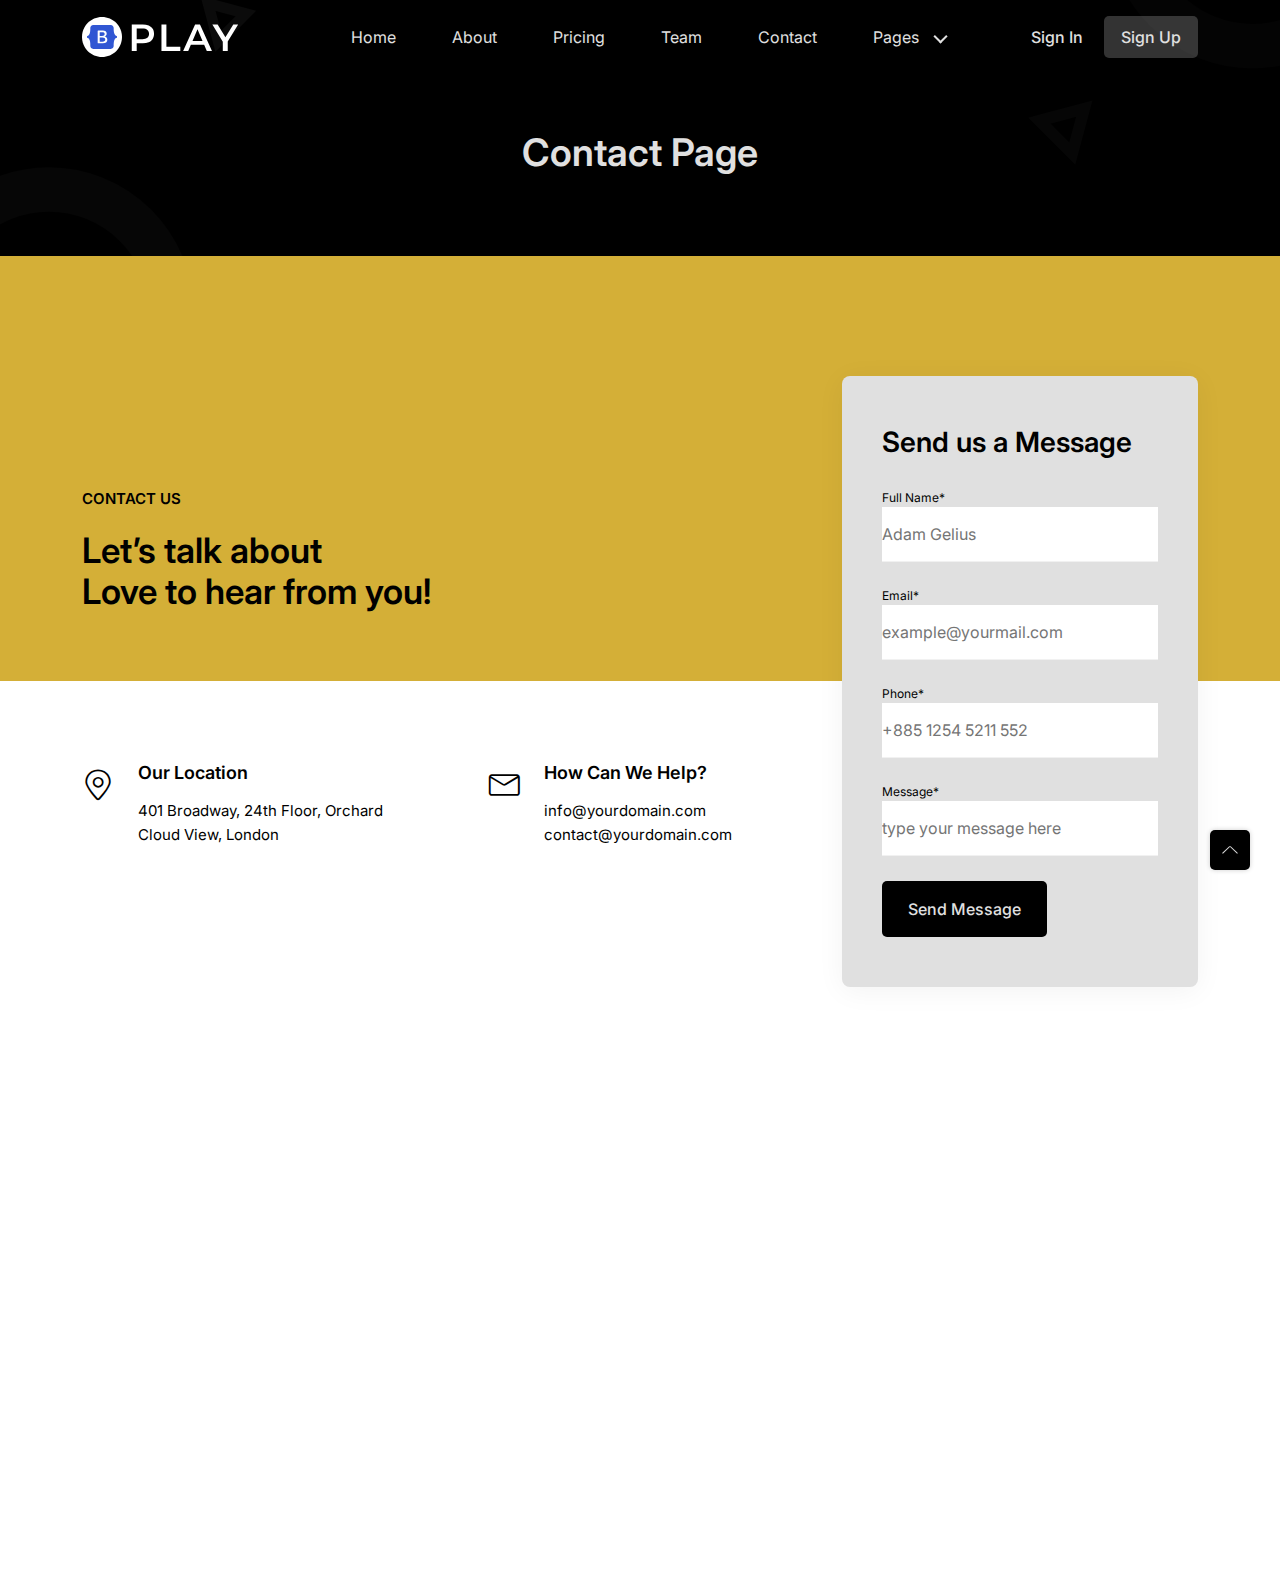
<file: contact.html>
<!-- =========

	Template Name: Play
	Author: UIdeck
	Author URI: https://uideck.com/
	Support: https://uideck.com/support/
	Version: 1.1

========== -->

<!DOCTYPE html>
<html lang="en">
  <head>
    <meta charset="UTF-8" />
    <meta http-equiv="X-UA-Compatible" content="IE=edge" />
    <meta name="viewport" content="width=device-width, initial-scale=1.0" />
    <title>Play | Open source Project by UIdeck</title>

    <!--====== Favicon Icon ======-->
    <link
      rel="shortcut icon"
      href="assets/images/favicon.svg"
      type="image/svg"
    />

    <!-- ===== All CSS files ===== -->
    <link rel="stylesheet" href="assets/css/bootstrap.min.css" />
    <link rel="stylesheet" href="assets/css/animate.css" />
    <link rel="stylesheet" href="assets/css/lineicons.css" />
    <link rel="stylesheet" href="assets/css/ud-styles.css" />
  </head>
  <body>
    <!-- ====== Header Start ====== -->
    <header class="ud-header">
      <div class="container">
        <div class="row">
          <div class="col-lg-12">
            <nav class="navbar navbar-expand-lg">
              <a class="navbar-brand" href="index.html">
                <img src="assets/images/logo/logo.svg" alt="Logo" />
              </a>
              <button class="navbar-toggler">
                <span class="toggler-icon"> </span>
                <span class="toggler-icon"> </span>
                <span class="toggler-icon"> </span>
              </button>

              <div class="navbar-collapse">
                <ul id="nav" class="navbar-nav mx-auto">
                  <li class="nav-item">
                    <a class="ud-menu-scroll" href="#home">Home</a>
                  </li>

                  <li class="nav-item">
                    <a class="ud-menu-scroll" href="#about">About</a>
                  </li>
                  <li class="nav-item">
                    <a class="ud-menu-scroll" href="#pricing">Pricing</a>
                  </li>
                  <li class="nav-item">
                    <a class="ud-menu-scroll" href="#team">Team</a>
                  </li>
                  <li class="nav-item">
                    <a class="ud-menu-scroll" href="#contact">Contact</a>
                  </li>
                  <li class="nav-item nav-item-has-children">
                    <a href="javascript:void(0)"> Pages </a>
                    <ul class="ud-submenu">
                      <li class="ud-submenu-item">
                        <a href="about.html" class="ud-submenu-link">
                          About Page
                        </a>
                      </li>
                      <li class="ud-submenu-item">
                        <a href="pricing.html" class="ud-submenu-link">
                          Pricing Page
                        </a>
                      </li>
                      <li class="ud-submenu-item">
                        <a href="contact.html" class="ud-submenu-link">
                          Contact Page
                        </a>
                      </li>
                      <li class="ud-submenu-item">
                        <a href="blog.html" class="ud-submenu-link">
                          Blog Grid Page
                        </a>
                      </li>
                      <li class="ud-submenu-item">
                        <a href="blog-details.html" class="ud-submenu-link">
                          Blog Details Page
                        </a>
                      </li>
                      <li class="ud-submenu-item">
                        <a href="login.html" class="ud-submenu-link">
                          Sign In Page
                        </a>
                      </li>
                      <li class="ud-submenu-item">
                        <a href="404.html" class="ud-submenu-link">404 Page</a>
                      </li>
                    </ul>
                  </li>
                </ul>
              </div>

              <div class="navbar-btn d-none d-sm-inline-block">
                <a href="login.html" class="ud-main-btn ud-login-btn">
                  Sign In
                </a>
                <a class="ud-main-btn ud-white-btn" href="javascript:void(0)">
                  Sign Up
                </a>
              </div>
            </nav>
          </div>
        </div>
      </div>
    </header>
    <!-- ====== Header End ====== -->

    <!-- ====== Banner Start ====== -->
    <section class="ud-page-banner">
      <div class="container">
        <div class="row">
          <div class="col-lg-12">
            <div class="ud-banner-content">
              <h1>Contact Page</h1>
            </div>
          </div>
        </div>
      </div>
    </section>
    <!-- ====== Banner End ====== -->

    <!-- ====== Contact Start ====== -->
    <section id="contact" class="ud-contact">
      <div class="container">
        <div class="row align-items-center">
          <div class="col-xl-8 col-lg-7">
            <div class="ud-contact-content-wrapper">
              <div class="ud-contact-title" id="contact">
                <span>CONTACT US</span>
                <h2>
                  Let’s talk about <br />
                  Love to hear from you!
                </h2>
              </div>
              <div class="ud-contact-info-wrapper">
                <div class="ud-single-info">
                  <div class="ud-info-icon">
                    <i class="lni lni-map-marker"></i>
                  </div>
                  <div class="ud-info-meta">
                    <h5>Our Location</h5>
                    <p>401 Broadway, 24th Floor, Orchard Cloud View, London</p>
                  </div>
                </div>
                <div class="ud-single-info">
                  <div class="ud-info-icon">
                    <i class="lni lni-envelope"></i>
                  </div>
                  <div class="ud-info-meta">
                    <h5>How Can We Help?</h5>
                    <p>info@yourdomain.com</p>
                    <p>contact@yourdomain.com</p>
                  </div>
                </div>
              </div>
            </div>
          </div>
          <div class="col-xl-4 col-lg-5">
            <div
              class="ud-contact-form-wrapper wow fadeInUp"
              data-wow-delay=".2s"
            >
              <h3 class="ud-contact-form-title">Send us a Message</h3>
              <form class="ud-contact-form">
                <div class="ud-form-group">
                  <label for="fullName">Full Name*</label>
                  <input
                    type="text"
                    name="fullName"
                    placeholder="Adam Gelius"
                  />
                </div>
                <div class="ud-form-group">
                  <label for="email">Email*</label>
                  <input
                    type="email"
                    name="email"
                    placeholder="example@yourmail.com"
                  />
                </div>
                <div class="ud-form-group">
                  <label for="phone">Phone*</label>
                  <input
                    type="text"
                    name="phone"
                    placeholder="+885 1254 5211 552"
                  />
                </div>
                <div class="ud-form-group">
                  <label for="message">Message*</label>
                  <textarea
                    name="message"
                    rows="1"
                    placeholder="type your message here"
                  ></textarea>
                </div>
                <div class="ud-form-group mb-0">
                  <button type="submit" class="ud-main-btn">
                    Send Message
                  </button>
                </div>
              </form>
            </div>
          </div>
        </div>
      </div>
    </section>
    <!-- ====== Contact End ====== -->

    <!-- ====== Footer Start ====== -->
    <footer class="ud-footer wow fadeInUp" data-wow-delay=".15s">
      <div class="shape shape-1">
        <img src="assets/images/footer/shape-1.svg" alt="shape" />
      </div>
      <div class="shape shape-2">
        <img src="assets/images/footer/shape-2.svg" alt="shape" />
      </div>
      <div class="shape shape-3">
        <img src="assets/images/footer/shape-3.svg" alt="shape" />
      </div>
      <div class="ud-footer-widgets">
        <div class="container">
          <div class="row">
            <div class="col-xl-3 col-lg-4 col-md-6">
              <div class="ud-widget">
                <a href="index.html" class="ud-footer-logo">
                  <img src="assets/images/logo/logo.svg" alt="logo" />
                </a>
                <p class="ud-widget-desc">
                  We create digital experiences for brands and companies by
                  using technology.
                </p>
                <ul class="ud-widget-socials">
                  <li>
                    <a href="https://twitter.com/MusharofChy">
                      <i class="lni lni-facebook-filled"></i>
                    </a>
                  </li>
                  <li>
                    <a href="https://twitter.com/MusharofChy">
                      <i class="lni lni-twitter-filled"></i>
                    </a>
                  </li>
                  <li>
                    <a href="https://twitter.com/MusharofChy">
                      <i class="lni lni-instagram-filled"></i>
                    </a>
                  </li>
                  <li>
                    <a href="https://twitter.com/MusharofChy">
                      <i class="lni lni-linkedin-original"></i>
                    </a>
                  </li>
                </ul>
              </div>
            </div>

            <div class="col-xl-2 col-lg-2 col-md-6 col-sm-6">
              <div class="ud-widget">
                <h5 class="ud-widget-title">About Us</h5>
                <ul class="ud-widget-links">
                  <li>
                    <a href="javascript:void(0)">Home</a>
                  </li>
                  <li>
                    <a href="javascript:void(0)">Features</a>
                  </li>
                  <li>
                    <a href="javascript:void(0)">About</a>
                  </li>
                  <li>
                    <a href="javascript:void(0)">Testimonial</a>
                  </li>
                </ul>
              </div>
            </div>
            <div class="col-xl-2 col-lg-3 col-md-6 col-sm-6">
              <div class="ud-widget">
                <h5 class="ud-widget-title">Features</h5>
                <ul class="ud-widget-links">
                  <li>
                    <a href="javascript:void(0)">How it works</a>
                  </li>
                  <li>
                    <a href="javascript:void(0)">Privacy policy</a>
                  </li>
                  <li>
                    <a href="javascript:void(0)">Terms of service</a>
                  </li>
                  <li>
                    <a href="javascript:void(0)">Refund policy</a>
                  </li>
                </ul>
              </div>
            </div>
            <div class="col-xl-2 col-lg-3 col-md-6 col-sm-6">
              <div class="ud-widget">
                <h5 class="ud-widget-title">Our Products</h5>
                <ul class="ud-widget-links">
                  <li>
                    <a
                      href="https://lineicons.com/"
                      rel="nofollow noopner"
                      target="_blank"
                      >Lineicons
                    </a>
                  </li>
                  <li>
                    <a
                      href="https://ecommercehtml.com/"
                      rel="nofollow noopner"
                      target="_blank"
                      >Ecommerce HTML</a
                    >
                  </li>
                  <li>
                    <a
                      href="https://ayroui.com/"
                      rel="nofollow noopner"
                      target="_blank"
                      >Ayro UI</a
                    >
                  </li>
                  <li>
                    <a
                      href="https://graygrids.com/"
                      rel="nofollow noopner"
                      target="_blank"
                      >Plain Admin</a
                    >
                  </li>
                </ul>
              </div>
            </div>
            <div class="col-xl-3 col-lg-6 col-md-8 col-sm-10">
              <div class="ud-widget">
                <h5 class="ud-widget-title">Partners</h5>
                <ul class="ud-widget-brands">
                  <li>
                    <a
                      href="https://ayroui.com/"
                      rel="nofollow noopner"
                      target="_blank"
                    >
                      <img
                        src="assets/images/footer/brands/ayroui.svg"
                        alt="ayroui"
                      />
                    </a>
                  </li>
                  <li>
                    <a
                      href="https://ecommercehtml.com/"
                      rel="nofollow noopner"
                      target="_blank"
                    >
                      <img
                        src="assets/images/footer/brands/ecommerce-html.svg"
                        alt="ecommerce-html"
                      />
                    </a>
                  </li>
                  <li>
                    <a
                      href="https://graygrids.com/"
                      rel="nofollow noopner"
                      target="_blank"
                    >
                      <img
                        src="assets/images/footer/brands/graygrids.svg"
                        alt="graygrids"
                      />
                    </a>
                  </li>
                  <li>
                    <a
                      href="https://lineicons.com/"
                      rel="nofollow noopner"
                      target="_blank"
                    >
                      <img
                        src="assets/images/footer/brands/lineicons.svg"
                        alt="lineicons"
                      />
                    </a>
                  </li>
                  <li>
                    <a
                      href="https://uideck.com/"
                      rel="nofollow noopner"
                      target="_blank"
                    >
                      <img
                        src="assets/images/footer/brands/uideck.svg"
                        alt="uideck"
                      />
                    </a>
                  </li>
                  <li>
                    <a
                      href="https://tailwindtemplates.co/"
                      rel="nofollow noopner"
                      target="_blank"
                    >
                      <img
                        src="assets/images/footer/brands/tailwindtemplates.svg"
                        alt="tailwindtemplates"
                      />
                    </a>
                  </li>
                </ul>
              </div>
            </div>
          </div>
        </div>
      </div>
      <div class="ud-footer-bottom">
        <div class="container">
          <div class="row">
            <div class="col-md-8">
              <ul class="ud-footer-bottom-left">
                <li>
                  <a href="javascript:void(0)">Privacy policy</a>
                </li>
                <li>
                  <a href="javascript:void(0)">Support policy</a>
                </li>
                <li>
                  <a href="javascript:void(0)">Terms of service</a>
                </li>
              </ul>
            </div>
            <div class="col-md-4">
              <p class="ud-footer-bottom-right">
                Designed and Developed by
                <a href="https://uideck.com" rel="nofollow">UIdeck</a>
              </p>
            </div>
          </div>
        </div>
      </div>
    </footer>
    <!-- ====== Footer End ====== -->

    <!-- ====== Back To Top Start ====== -->
    <a href="javascript:void(0)" class="back-to-top">
      <i class="lni lni-chevron-up"> </i>
    </a>
    <!-- ====== Back To Top End ====== -->

    <!-- ====== All Javascript Files ====== -->
    <script src="assets/js/bootstrap.bundle.min.js"></script>
    <script src="assets/js/wow.min.js"></script>
    <script src="assets/js/main.js"></script>
  </body>
</html>
</file>
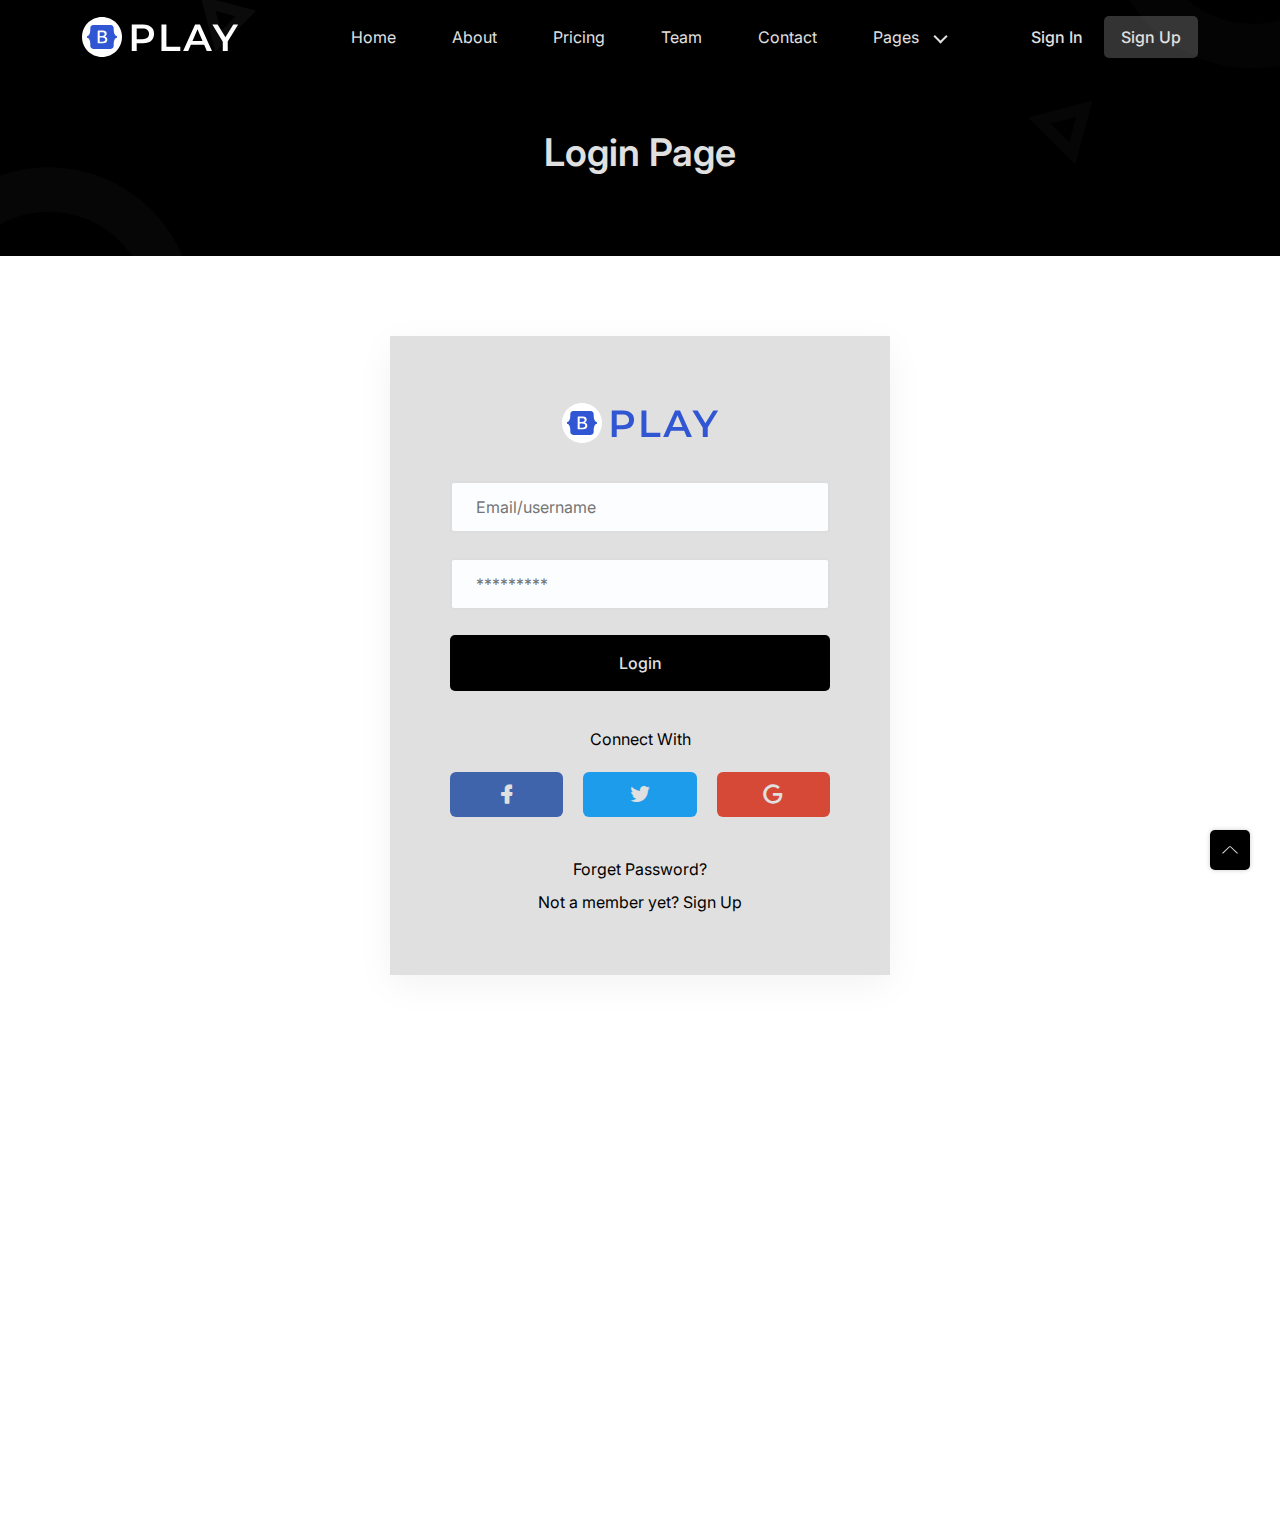
<file: login.html>
<!-- =========

	Template Name: Play
	Author: UIdeck
	Author URI: https://uideck.com/
	Support: https://uideck.com/support/
	Version: 1.1

========== -->

<!DOCTYPE html>
<html lang="en">
  <head>
    <meta charset="UTF-8" />
    <meta http-equiv="X-UA-Compatible" content="IE=edge" />
    <meta name="viewport" content="width=device-width, initial-scale=1.0" />
    <title>Play | Open source Project by UIdeck</title>

    <!--====== Favicon Icon ======-->
    <link
      rel="shortcut icon"
      href="assets/images/favicon.svg"
      type="image/svg"
    />

    <!-- ===== All CSS files ===== -->
    <link rel="stylesheet" href="assets/css/bootstrap.min.css" />
    <link rel="stylesheet" href="assets/css/animate.css" />
    <link rel="stylesheet" href="assets/css/lineicons.css" />
    <link rel="stylesheet" href="assets/css/ud-styles.css" />
  </head>
  <body>
    <!-- ====== Header Start ====== -->
    <header class="ud-header">
      <div class="container">
        <div class="row">
          <div class="col-lg-12">
            <nav class="navbar navbar-expand-lg">
              <a class="navbar-brand" href="index.html">
                <img src="assets/images/logo/logo.svg" alt="Logo" />
              </a>
              <button class="navbar-toggler">
                <span class="toggler-icon"> </span>
                <span class="toggler-icon"> </span>
                <span class="toggler-icon"> </span>
              </button>

              <div class="navbar-collapse">
                <ul id="nav" class="navbar-nav mx-auto">
                  <li class="nav-item">
                    <a class="ud-menu-scroll" href="#home">Home</a>
                  </li>

                  <li class="nav-item">
                    <a class="ud-menu-scroll" href="#about">About</a>
                  </li>
                  <li class="nav-item">
                    <a class="ud-menu-scroll" href="#pricing">Pricing</a>
                  </li>
                  <li class="nav-item">
                    <a class="ud-menu-scroll" href="#team">Team</a>
                  </li>
                  <li class="nav-item">
                    <a class="ud-menu-scroll" href="#contact">Contact</a>
                  </li>
                  <li class="nav-item nav-item-has-children">
                    <a href="javascript:void(0)"> Pages </a>
                    <ul class="ud-submenu">
                      <li class="ud-submenu-item">
                        <a href="about.html" class="ud-submenu-link">
                          About Page
                        </a>
                      </li>
                      <li class="ud-submenu-item">
                        <a href="pricing.html" class="ud-submenu-link">
                          Pricing Page
                        </a>
                      </li>
                      <li class="ud-submenu-item">
                        <a href="contact.html" class="ud-submenu-link">
                          Contact Page
                        </a>
                      </li>
                      <li class="ud-submenu-item">
                        <a href="blog.html" class="ud-submenu-link">
                          Blog Grid Page
                        </a>
                      </li>
                      <li class="ud-submenu-item">
                        <a href="blog-details.html" class="ud-submenu-link">
                          Blog Details Page
                        </a>
                      </li>
                      <li class="ud-submenu-item">
                        <a href="login.html" class="ud-submenu-link">
                          Sign In Page
                        </a>
                      </li>
                      <li class="ud-submenu-item">
                        <a href="404.html" class="ud-submenu-link">404 Page</a>
                      </li>
                    </ul>
                  </li>
                </ul>
              </div>

              <div class="navbar-btn d-none d-sm-inline-block">
                <a href="login.html" class="ud-main-btn ud-login-btn">
                  Sign In
                </a>
                <a class="ud-main-btn ud-white-btn" href="javascript:void(0)">
                  Sign Up
                </a>
              </div>
            </nav>
          </div>
        </div>
      </div>
    </header>
    <!-- ====== Header End ====== -->

    <!-- ====== Banner Start ====== -->
    <section class="ud-page-banner">
      <div class="container">
        <div class="row">
          <div class="col-lg-12">
            <div class="ud-banner-content">
              <h1>Login Page</h1>
            </div>
          </div>
        </div>
      </div>
    </section>
    <!-- ====== Banner End ====== -->

    <!-- ====== Login Start ====== -->
    <section class="ud-login">
      <div class="container">
        <div class="row">
          <div class="col-lg-12">
            <div class="ud-login-wrapper">
              <div class="ud-login-logo">
                <img src="assets/images/logo/logo-2.svg" alt="logo" />
              </div>
              <form class="ud-login-form">
                <div class="ud-form-group">
                  <input
                    type="email"
                    name="email"
                    placeholder="Email/username"
                  />
                </div>
                <div class="ud-form-group">
                  <input
                    type="password"
                    name="password"
                    placeholder="*********"
                  />
                </div>
                <div class="ud-form-group">
                  <button type="submit" class="ud-main-btn w-100">Login</button>
                </div>
              </form>

              <div class="ud-socials-connect">
                <p>Connect With</p>

                <ul>
                  <li>
                    <a href="javascript:void(0)" class="facebook">
                      <i class="lni lni-facebook-filled"></i>
                    </a>
                  </li>
                  <li>
                    <a href="javascript:void(0)" class="twitter">
                      <i class="lni lni-twitter-filled"></i>
                    </a>
                  </li>
                  <li>
                    <a href="javascript:void(0)" class="google">
                      <i class="lni lni-google"></i>
                    </a>
                  </li>
                </ul>
              </div>

              <a class="forget-pass" href="javascript:void(0)">
                Forget Password?
              </a>
              <p class="signup-option">
                Not a member yet? <a href="javascript:void(0)"> Sign Up </a>
              </p>
            </div>
          </div>
        </div>
      </div>
    </section>
    <!-- ====== Login End ====== -->

    <!-- ====== Footer Start ====== -->
    <footer class="ud-footer wow fadeInUp" data-wow-delay=".15s">
      <div class="shape shape-1">
        <img src="assets/images/footer/shape-1.svg" alt="shape" />
      </div>
      <div class="shape shape-2">
        <img src="assets/images/footer/shape-2.svg" alt="shape" />
      </div>
      <div class="shape shape-3">
        <img src="assets/images/footer/shape-3.svg" alt="shape" />
      </div>
      <div class="ud-footer-widgets">
        <div class="container">
          <div class="row">
            <div class="col-xl-3 col-lg-4 col-md-6">
              <div class="ud-widget">
                <a href="index.html" class="ud-footer-logo">
                  <img src="assets/images/logo/logo.svg" alt="logo" />
                </a>
                <p class="ud-widget-desc">
                  We create digital experiences for brands and companies by
                  using technology.
                </p>
                <ul class="ud-widget-socials">
                  <li>
                    <a href="https://twitter.com/MusharofChy">
                      <i class="lni lni-facebook-filled"></i>
                    </a>
                  </li>
                  <li>
                    <a href="https://twitter.com/MusharofChy">
                      <i class="lni lni-twitter-filled"></i>
                    </a>
                  </li>
                  <li>
                    <a href="https://twitter.com/MusharofChy">
                      <i class="lni lni-instagram-filled"></i>
                    </a>
                  </li>
                  <li>
                    <a href="https://twitter.com/MusharofChy">
                      <i class="lni lni-linkedin-original"></i>
                    </a>
                  </li>
                </ul>
              </div>
            </div>

            <div class="col-xl-2 col-lg-2 col-md-6 col-sm-6">
              <div class="ud-widget">
                <h5 class="ud-widget-title">About Us</h5>
                <ul class="ud-widget-links">
                  <li>
                    <a href="javascript:void(0)">Home</a>
                  </li>
                  <li>
                    <a href="javascript:void(0)">Features</a>
                  </li>
                  <li>
                    <a href="javascript:void(0)">About</a>
                  </li>
                  <li>
                    <a href="javascript:void(0)">Testimonial</a>
                  </li>
                </ul>
              </div>
            </div>
            <div class="col-xl-2 col-lg-3 col-md-6 col-sm-6">
              <div class="ud-widget">
                <h5 class="ud-widget-title">Features</h5>
                <ul class="ud-widget-links">
                  <li>
                    <a href="javascript:void(0)">How it works</a>
                  </li>
                  <li>
                    <a href="javascript:void(0)">Privacy policy</a>
                  </li>
                  <li>
                    <a href="javascript:void(0)">Terms of service</a>
                  </li>
                  <li>
                    <a href="javascript:void(0)">Refund policy</a>
                  </li>
                </ul>
              </div>
            </div>
            <div class="col-xl-2 col-lg-3 col-md-6 col-sm-6">
              <div class="ud-widget">
                <h5 class="ud-widget-title">Our Products</h5>
                <ul class="ud-widget-links">
                  <li>
                    <a
                      href="https://lineicons.com/"
                      rel="nofollow noopner"
                      target="_blank"
                      >Lineicons
                    </a>
                  </li>
                  <li>
                    <a
                      href="https://ecommercehtml.com/"
                      rel="nofollow noopner"
                      target="_blank"
                      >Ecommerce HTML</a
                    >
                  </li>
                  <li>
                    <a
                      href="https://ayroui.com/"
                      rel="nofollow noopner"
                      target="_blank"
                      >Ayro UI</a
                    >
                  </li>
                  <li>
                    <a
                      href="https://graygrids.com/"
                      rel="nofollow noopner"
                      target="_blank"
                      >Plain Admin</a
                    >
                  </li>
                </ul>
              </div>
            </div>
            <div class="col-xl-3 col-lg-6 col-md-8 col-sm-10">
              <div class="ud-widget">
                <h5 class="ud-widget-title">Partners</h5>
                <ul class="ud-widget-brands">
                  <li>
                    <a
                      href="https://ayroui.com/"
                      rel="nofollow noopner"
                      target="_blank"
                    >
                      <img
                        src="assets/images/footer/brands/ayroui.svg"
                        alt="ayroui"
                      />
                    </a>
                  </li>
                  <li>
                    <a
                      href="https://ecommercehtml.com/"
                      rel="nofollow noopner"
                      target="_blank"
                    >
                      <img
                        src="assets/images/footer/brands/ecommerce-html.svg"
                        alt="ecommerce-html"
                      />
                    </a>
                  </li>
                  <li>
                    <a
                      href="https://graygrids.com/"
                      rel="nofollow noopner"
                      target="_blank"
                    >
                      <img
                        src="assets/images/footer/brands/graygrids.svg"
                        alt="graygrids"
                      />
                    </a>
                  </li>
                  <li>
                    <a
                      href="https://lineicons.com/"
                      rel="nofollow noopner"
                      target="_blank"
                    >
                      <img
                        src="assets/images/footer/brands/lineicons.svg"
                        alt="lineicons"
                      />
                    </a>
                  </li>
                  <li>
                    <a
                      href="https://uideck.com/"
                      rel="nofollow noopner"
                      target="_blank"
                    >
                      <img
                        src="assets/images/footer/brands/uideck.svg"
                        alt="uideck"
                      />
                    </a>
                  </li>
                  <li>
                    <a
                      href="https://tailwindtemplates.co/"
                      rel="nofollow noopner"
                      target="_blank"
                    >
                      <img
                        src="assets/images/footer/brands/tailwindtemplates.svg"
                        alt="tailwindtemplates"
                      />
                    </a>
                  </li>
                </ul>
              </div>
            </div>
          </div>
        </div>
      </div>
      <div class="ud-footer-bottom">
        <div class="container">
          <div class="row">
            <div class="col-md-8">
              <ul class="ud-footer-bottom-left">
                <li>
                  <a href="javascript:void(0)">Privacy policy</a>
                </li>
                <li>
                  <a href="javascript:void(0)">Support policy</a>
                </li>
                <li>
                  <a href="javascript:void(0)">Terms of service</a>
                </li>
              </ul>
            </div>
            <div class="col-md-4">
              <p class="ud-footer-bottom-right">
                Designed and Developed by
                <a href="https://uideck.com" rel="nofollow">UIdeck</a>
              </p>
            </div>
          </div>
        </div>
      </div>
    </footer>
    <!-- ====== Footer End ====== -->

    <!-- ====== Back To Top Start ====== -->
    <a href="javascript:void(0)" class="back-to-top">
      <i class="lni lni-chevron-up"> </i>
    </a>
    <!-- ====== Back To Top End ====== -->

    <!-- ====== All Javascript Files ====== -->
    <script src="assets/js/bootstrap.bundle.min.js"></script>
    <script src="assets/js/wow.min.js"></script>
    <script src="assets/js/main.js"></script>
  </body>
</html>
</file>
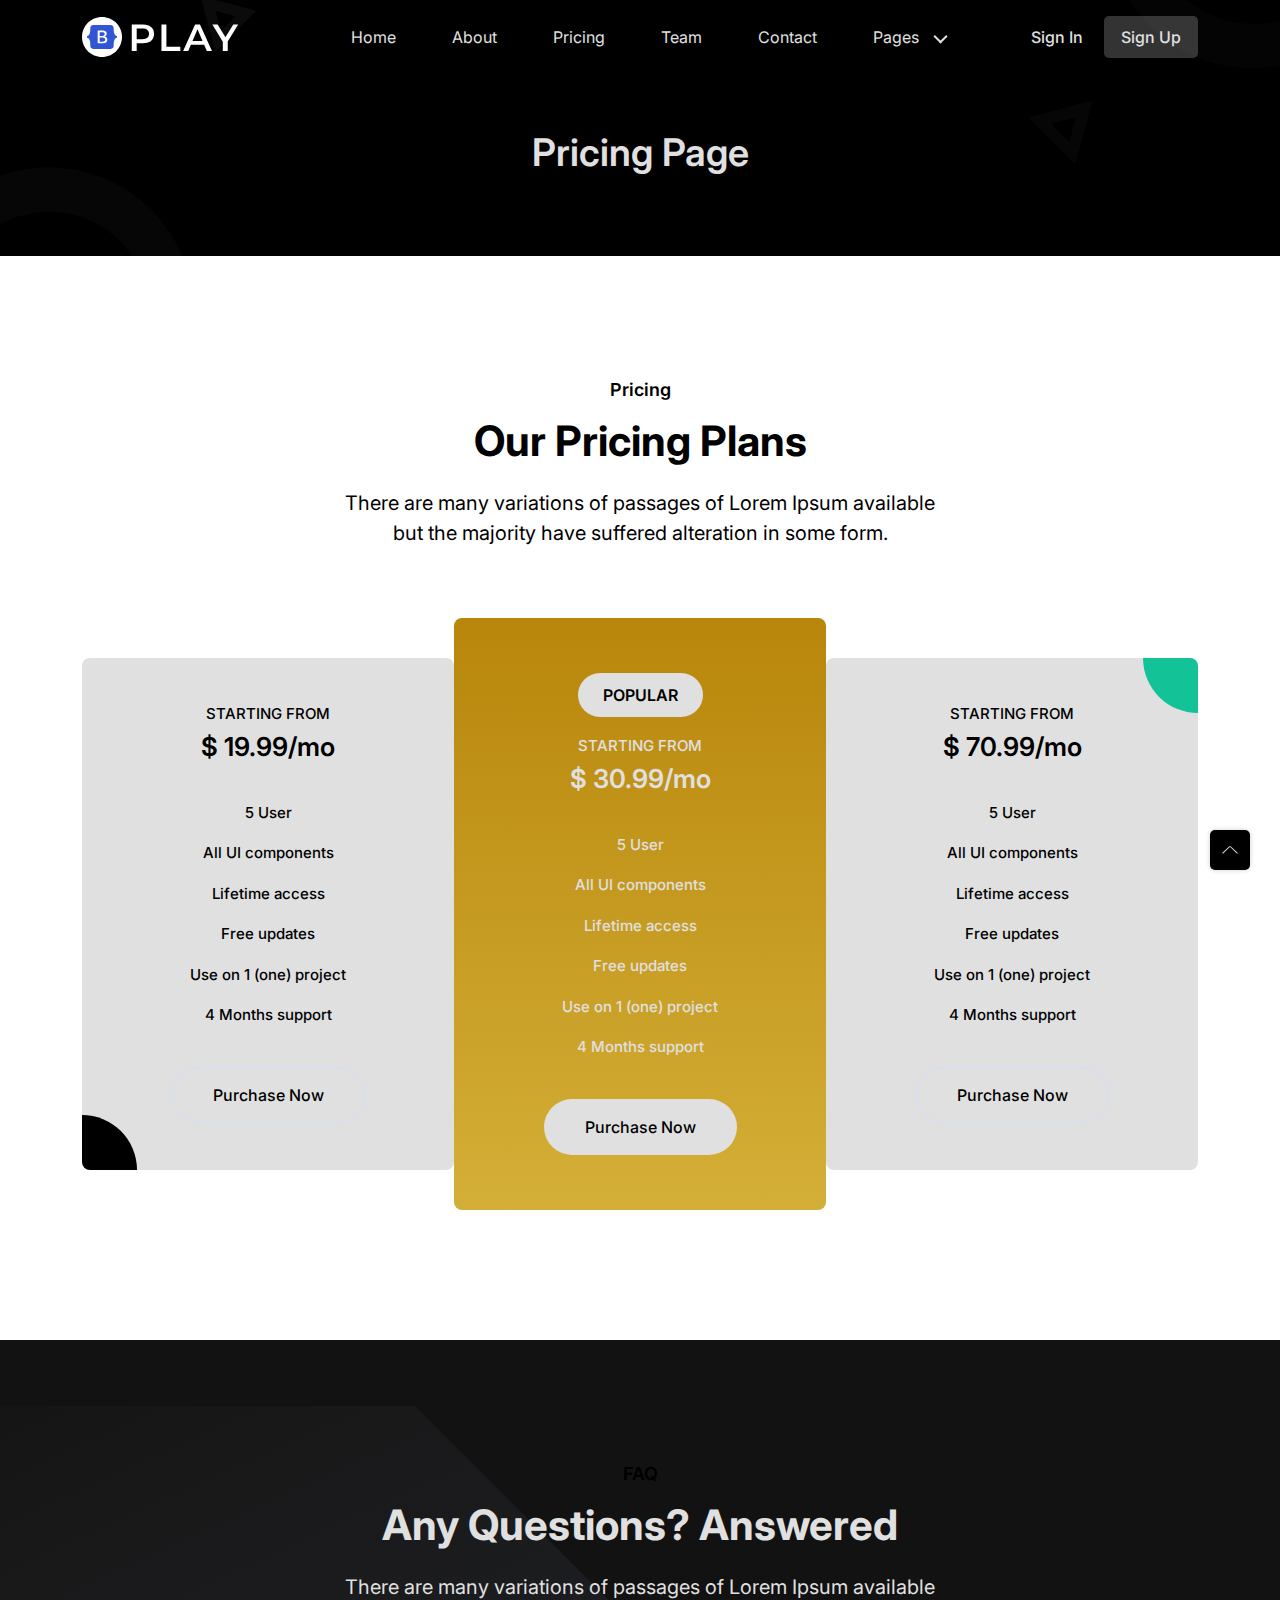
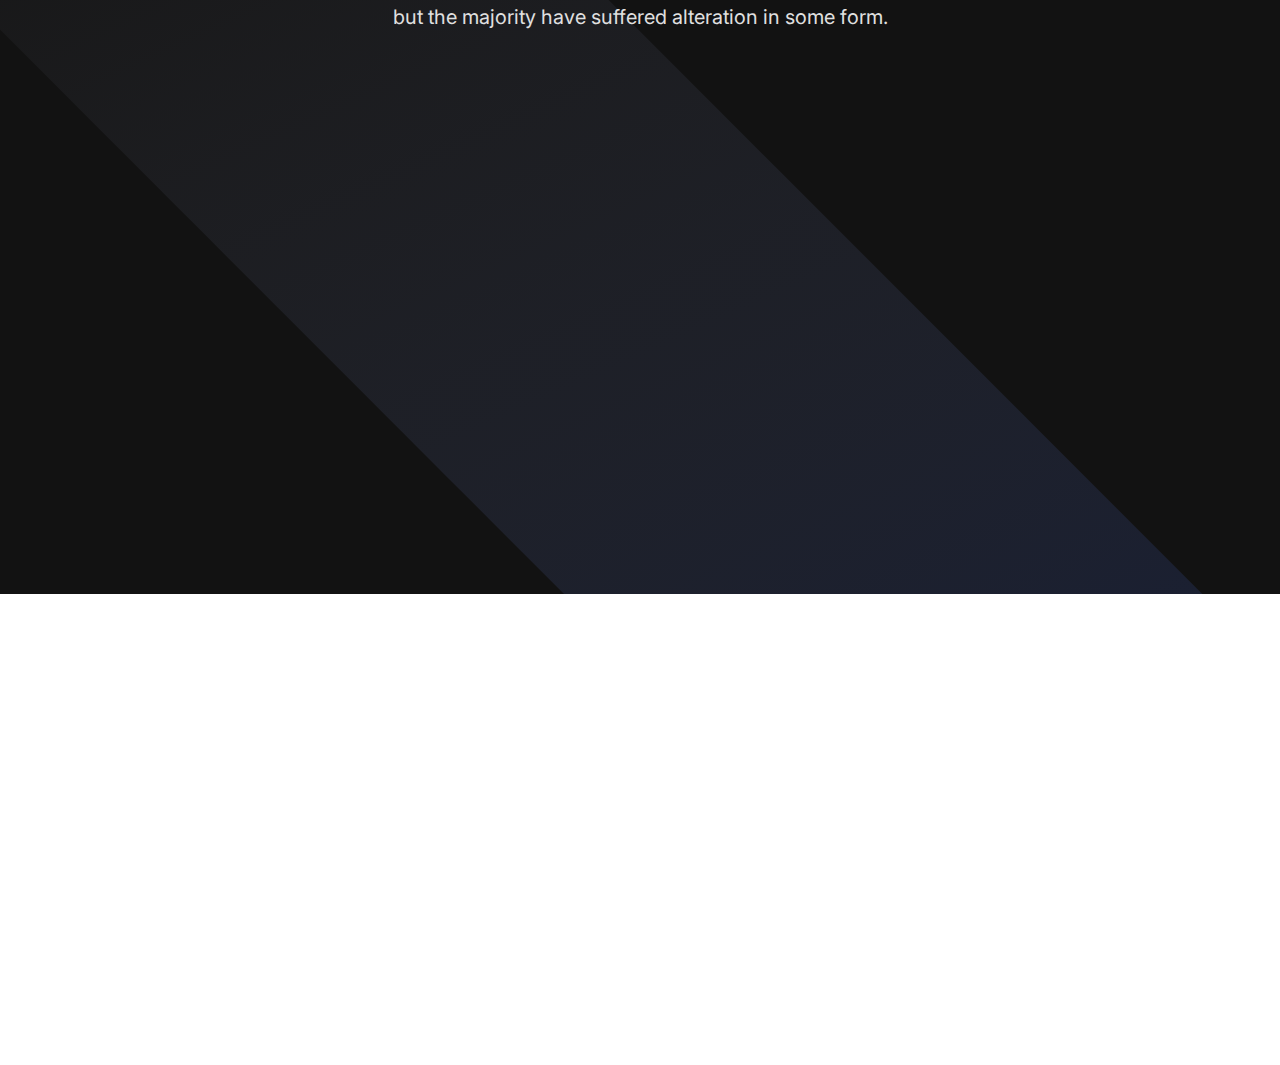
<file: pricing.html>
<!-- =========

	Template Name: Play
	Author: UIdeck
	Author URI: https://uideck.com/
	Support: https://uideck.com/support/
	Version: 1.1

========== -->

<!DOCTYPE html>
<html lang="en">
  <head>
    <meta charset="UTF-8" />
    <meta http-equiv="X-UA-Compatible" content="IE=edge" />
    <meta name="viewport" content="width=device-width, initial-scale=1.0" />
    <title>Play | Open source Project by UIdeck</title>

    <!--====== Favicon Icon ======-->
    <link
      rel="shortcut icon"
      href="assets/images/favicon.svg"
      type="image/svg"
    />

    <!-- ===== All CSS files ===== -->
    <link rel="stylesheet" href="assets/css/bootstrap.min.css" />
    <link rel="stylesheet" href="assets/css/animate.css" />
    <link rel="stylesheet" href="assets/css/lineicons.css" />
    <link rel="stylesheet" href="assets/css/ud-styles.css" />
  </head>
  <body>
    <!-- ====== Header Start ====== -->
    <header class="ud-header">
      <div class="container">
        <div class="row">
          <div class="col-lg-12">
            <nav class="navbar navbar-expand-lg">
              <a class="navbar-brand" href="index.html">
                <img src="assets/images/logo/logo.svg" alt="Logo" />
              </a>
              <button class="navbar-toggler">
                <span class="toggler-icon"> </span>
                <span class="toggler-icon"> </span>
                <span class="toggler-icon"> </span>
              </button>

              <div class="navbar-collapse">
                <ul id="nav" class="navbar-nav mx-auto">
                  <li class="nav-item">
                    <a class="ud-menu-scroll" href="#home">Home</a>
                  </li>

                  <li class="nav-item">
                    <a class="ud-menu-scroll" href="#about">About</a>
                  </li>
                  <li class="nav-item">
                    <a class="ud-menu-scroll" href="#pricing">Pricing</a>
                  </li>
                  <li class="nav-item">
                    <a class="ud-menu-scroll" href="#team">Team</a>
                  </li>
                  <li class="nav-item">
                    <a class="ud-menu-scroll" href="#contact">Contact</a>
                  </li>

                  <li class="nav-item nav-item-has-children">
                    <a href="javascript:void(0)"> Pages </a>
                    <ul class="ud-submenu">
                      <li class="ud-submenu-item">
                        <a href="about.html" class="ud-submenu-link">
                          About Page
                        </a>
                      </li>
                      <li class="ud-submenu-item">
                        <a href="pricing.html" class="ud-submenu-link">
                          Pricing Page
                        </a>
                      </li>
                      <li class="ud-submenu-item">
                        <a href="contact.html" class="ud-submenu-link">
                          Contact Page
                        </a>
                      </li>
                      <li class="ud-submenu-item">
                        <a href="blog.html" class="ud-submenu-link">
                          Blog Grid Page
                        </a>
                      </li>
                      <li class="ud-submenu-item">
                        <a href="blog-details.html" class="ud-submenu-link">
                          Blog Details Page
                        </a>
                      </li>
                      <li class="ud-submenu-item">
                        <a href="login.html" class="ud-submenu-link">
                          Sign In Page
                        </a>
                      </li>
                      <li class="ud-submenu-item">
                        <a href="404.html" class="ud-submenu-link">404 Page</a>
                      </li>
                    </ul>
                  </li>
                </ul>
              </div>

              <div class="navbar-btn d-none d-sm-inline-block">
                <a href="login.html" class="ud-main-btn ud-login-btn">
                  Sign In
                </a>
                <a class="ud-main-btn ud-white-btn" href="javascript:void(0)">
                  Sign Up
                </a>
              </div>
            </nav>
          </div>
        </div>
      </div>
    </header>
    <!-- ====== Header End ====== -->

    <!-- ====== Banner Start ====== -->
    <section class="ud-page-banner">
      <div class="container">
        <div class="row">
          <div class="col-lg-12">
            <div class="ud-banner-content">
              <h1>Pricing Page</h1>
            </div>
          </div>
        </div>
      </div>
    </section>
    <!-- ====== Banner End ====== -->

    <!-- ====== Pricing Start ====== -->
    <section id="pricing" class="ud-pricing">
      <div class="container">
        <div class="row">
          <div class="col-lg-12">
            <div class="ud-section-title mx-auto text-center">
              <span>Pricing</span>
              <h2>Our Pricing Plans</h2>
              <p>
                There are many variations of passages of Lorem Ipsum available
                but the majority have suffered alteration in some form.
              </p>
            </div>
          </div>
        </div>

        <div class="row g-0 align-items-center justify-content-center">
          <div class="col-lg-4 col-md-6 col-sm-10">
            <div
              class="ud-single-pricing first-item wow fadeInUp"
              data-wow-delay=".15s"
            >
              <div class="ud-pricing-header">
                <h3>STARTING FROM</h3>
                <h4>$ 19.99/mo</h4>
              </div>
              <div class="ud-pricing-body">
                <ul>
                  <li>5 User</li>
                  <li>All UI components</li>
                  <li>Lifetime access</li>
                  <li>Free updates</li>
                  <li>Use on 1 (one) project</li>
                  <li>4 Months support</li>
                </ul>
              </div>
              <div class="ud-pricing-footer">
                <a href="javascript:void(0)" class="ud-main-btn ud-border-btn">
                  Purchase Now
                </a>
              </div>
            </div>
          </div>
          <div class="col-lg-4 col-md-6 col-sm-10">
            <div
              class="ud-single-pricing active wow fadeInUp"
              data-wow-delay=".1s"
            >
              <span class="ud-popular-tag">POPULAR</span>
              <div class="ud-pricing-header">
                <h3>STARTING FROM</h3>
                <h4>$ 30.99/mo</h4>
              </div>
              <div class="ud-pricing-body">
                <ul>
                  <li>5 User</li>
                  <li>All UI components</li>
                  <li>Lifetime access</li>
                  <li>Free updates</li>
                  <li>Use on 1 (one) project</li>
                  <li>4 Months support</li>
                </ul>
              </div>
              <div class="ud-pricing-footer">
                <a href="javascript:void(0)" class="ud-main-btn ud-white-btn">
                  Purchase Now
                </a>
              </div>
            </div>
          </div>
          <div class="col-lg-4 col-md-6 col-sm-10">
            <div
              class="ud-single-pricing last-item wow fadeInUp"
              data-wow-delay=".15s"
            >
              <div class="ud-pricing-header">
                <h3>STARTING FROM</h3>
                <h4>$ 70.99/mo</h4>
              </div>
              <div class="ud-pricing-body">
                <ul>
                  <li>5 User</li>
                  <li>All UI components</li>
                  <li>Lifetime access</li>
                  <li>Free updates</li>
                  <li>Use on 1 (one) project</li>
                  <li>4 Months support</li>
                </ul>
              </div>
              <div class="ud-pricing-footer">
                <a href="javascript:void(0)" class="ud-main-btn ud-border-btn">
                  Purchase Now
                </a>
              </div>
            </div>
          </div>
        </div>
      </div>
    </section>
    <!-- ====== Pricing End ====== -->

    <!-- ====== FAQ Start ====== -->
    <section id="faq" class="ud-faq">
      <div class="shape">
        <img src="assets/images/faq/shape.svg" alt="shape" />
      </div>
      <div class="container">
        <div class="row">
          <div class="col-lg-12">
            <div class="ud-section-title text-center mx-auto" id="ud-section-title">
              <span>FAQ</span>
              <h2>Any Questions? Answered</h2>
              <p>
                There are many variations of passages of Lorem Ipsum available
                but the majority have suffered alteration in some form.
              </p>
            </div>
          </div>
        </div>

        <div class="row">
          <div class="col-lg-6">
            <div class="ud-single-faq wow fadeInUp" data-wow-delay=".1s">
              <div class="accordion">
                <button
                  class="ud-faq-btn collapsed"
                  data-bs-toggle="collapse"
                  data-bs-target="#collapseOne"
                >
                  <span class="icon flex-shrink-0">
                    <i class="lni lni-chevron-down"></i>
                  </span>
                  <span>How to use UIdeck?</span>
                </button>
                <div id="collapseOne" class="accordion-collapse collapse">
                  <div class="ud-faq-body">
                    Lorem Ipsum is simply dummy text of the printing and
                    typesetting industry. Lorem Ipsum has been the industry's
                    standard dummy text ever since the 1500s, when an unknown
                    printer took a galley of type and scrambled it to make a
                    type specimen book.
                  </div>
                </div>
              </div>
            </div>
            <div class="ud-single-faq wow fadeInUp" data-wow-delay=".15s">
              <div class="accordion">
                <button
                  class="ud-faq-btn collapsed"
                  data-bs-toggle="collapse"
                  data-bs-target="#collapseTwo"
                >
                  <span class="icon flex-shrink-0">
                    <i class="lni lni-chevron-down"></i>
                  </span>
                  <span>How to download icons from Lineicons?</span>
                </button>
                <div id="collapseTwo" class="accordion-collapse collapse">
                  <div class="ud-faq-body">
                    Lorem Ipsum is simply dummy text of the printing and
                    typesetting industry. Lorem Ipsum has been the industry's
                    standard dummy text ever since the 1500s, when an unknown
                    printer took a galley of type and scrambled it to make a
                    type specimen book.
                  </div>
                </div>
              </div>
            </div>
            <div class="ud-single-faq wow fadeInUp" data-wow-delay=".2s">
              <div class="accordion">
                <button
                  class="ud-faq-btn collapsed"
                  data-bs-toggle="collapse"
                  data-bs-target="#collapseThree"
                >
                  <span class="icon flex-shrink-0">
                    <i class="lni lni-chevron-down"></i>
                  </span>
                  <span>Is GrayGrids part of UIdeck?</span>
                </button>
                <div id="collapseThree" class="accordion-collapse collapse">
                  <div class="ud-faq-body">
                    Lorem Ipsum is simply dummy text of the printing and
                    typesetting industry. Lorem Ipsum has been the industry's
                    standard dummy text ever since the 1500s, when an unknown
                    printer took a galley of type and scrambled it to make a
                    type specimen book.
                  </div>
                </div>
              </div>
            </div>
          </div>
          <div class="col-lg-6">
            <div class="ud-single-faq wow fadeInUp" data-wow-delay=".1s">
              <div class="accordion">
                <button
                  class="ud-faq-btn collapsed"
                  data-bs-toggle="collapse"
                  data-bs-target="#collapseFour"
                >
                  <span class="icon flex-shrink-0">
                    <i class="lni lni-chevron-down"></i>
                  </span>
                  <span>Can I use this template for commercial project?</span>
                </button>
                <div id="collapseFour" class="accordion-collapse collapse">
                  <div class="ud-faq-body">
                    Lorem Ipsum is simply dummy text of the printing and
                    typesetting industry. Lorem Ipsum has been the industry's
                    standard dummy text ever since the 1500s, when an unknown
                    printer took a galley of type and scrambled it to make a
                    type specimen book.
                  </div>
                </div>
              </div>
            </div>
            <div class="ud-single-faq wow fadeInUp" data-wow-delay=".15s">
              <div class="accordion">
                <button
                  class="ud-faq-btn collapsed"
                  data-bs-toggle="collapse"
                  data-bs-target="#collapseFive"
                >
                  <span class="icon flex-shrink-0">
                    <i class="lni lni-chevron-down"></i>
                  </span>
                  <span>Do you have plan releasing Play Pro?</span>
                </button>
                <div id="collapseFive" class="accordion-collapse collapse">
                  <div class="ud-faq-body">
                    Lorem Ipsum is simply dummy text of the printing and
                    typesetting industry. Lorem Ipsum has been the industry's
                    standard dummy text ever since the 1500s, when an unknown
                    printer took a galley of type and scrambled it to make a
                    type specimen book.
                  </div>
                </div>
              </div>
            </div>
            <div class="ud-single-faq wow fadeInUp" data-wow-delay=".2s">
              <div class="accordion">
                <button
                  class="ud-faq-btn collapsed"
                  data-bs-toggle="collapse"
                  data-bs-target="#collapseSix"
                >
                  <span class="icon flex-shrink-0">
                    <i class="lni lni-chevron-down"></i>
                  </span>
                  <span>Where and how to host this template?</span>
                </button>
                <div id="collapseSix" class="accordion-collapse collapse">
                  <div class="ud-faq-body">
                    Lorem Ipsum is simply dummy text of the printing and
                    typesetting industry. Lorem Ipsum has been the industry's
                    standard dummy text ever since the 1500s, when an unknown
                    printer took a galley of type and scrambled it to make a
                    type specimen book.
                  </div>
                </div>
              </div>
            </div>
          </div>
        </div>
      </div>
    </section>
    <!-- ====== FAQ End ====== -->

    <!-- ====== Footer Start ====== -->
    <footer class="ud-footer wow fadeInUp" data-wow-delay=".15s">
      <div class="shape shape-1">
        <img src="assets/images/footer/shape-1.svg" alt="shape" />
      </div>
      <div class="shape shape-2">
        <img src="assets/images/footer/shape-2.svg" alt="shape" />
      </div>
      <div class="shape shape-3">
        <img src="assets/images/footer/shape-3.svg" alt="shape" />
      </div>
      <div class="ud-footer-widgets">
        <div class="container">
          <div class="row">
            <div class="col-xl-3 col-lg-4 col-md-6">
              <div class="ud-widget">
                <a href="index.html" class="ud-footer-logo">
                  <img src="assets/images/logo/logo.svg" alt="logo" />
                </a>
                <p class="ud-widget-desc">
                  We create digital experiences for brands and companies by
                  using technology.
                </p>
                <ul class="ud-widget-socials">
                  <li>
                    <a href="https://twitter.com/MusharofChy">
                      <i class="lni lni-facebook-filled"></i>
                    </a>
                  </li>
                  <li>
                    <a href="https://twitter.com/MusharofChy">
                      <i class="lni lni-twitter-filled"></i>
                    </a>
                  </li>
                  <li>
                    <a href="https://twitter.com/MusharofChy">
                      <i class="lni lni-instagram-filled"></i>
                    </a>
                  </li>
                  <li>
                    <a href="https://twitter.com/MusharofChy">
                      <i class="lni lni-linkedin-original"></i>
                    </a>
                  </li>
                </ul>
              </div>
            </div>

            <div class="col-xl-2 col-lg-2 col-md-6 col-sm-6">
              <div class="ud-widget">
                <h5 class="ud-widget-title">About Us</h5>
                <ul class="ud-widget-links">
                  <li>
                    <a href="javascript:void(0)">Home</a>
                  </li>
                  <li>
                    <a href="javascript:void(0)">Features</a>
                  </li>
                  <li>
                    <a href="javascript:void(0)">About</a>
                  </li>
                  <li>
                    <a href="javascript:void(0)">Testimonial</a>
                  </li>
                </ul>
              </div>
            </div>
            <div class="col-xl-2 col-lg-3 col-md-6 col-sm-6">
              <div class="ud-widget">
                <h5 class="ud-widget-title">Features</h5>
                <ul class="ud-widget-links">
                  <li>
                    <a href="javascript:void(0)">How it works</a>
                  </li>
                  <li>
                    <a href="javascript:void(0)">Privacy policy</a>
                  </li>
                  <li>
                    <a href="javascript:void(0)">Terms of service</a>
                  </li>
                  <li>
                    <a href="javascript:void(0)">Refund policy</a>
                  </li>
                </ul>
              </div>
            </div>
            <div class="col-xl-2 col-lg-3 col-md-6 col-sm-6">
              <div class="ud-widget">
                <h5 class="ud-widget-title">Our Products</h5>
                <ul class="ud-widget-links">
                  <li>
                    <a
                      href="https://lineicons.com/"
                      rel="nofollow noopner"
                      target="_blank"
                      >Lineicons
                    </a>
                  </li>
                  <li>
                    <a
                      href="https://ecommercehtml.com/"
                      rel="nofollow noopner"
                      target="_blank"
                      >Ecommerce HTML</a
                    >
                  </li>
                  <li>
                    <a
                      href="https://ayroui.com/"
                      rel="nofollow noopner"
                      target="_blank"
                      >Ayro UI</a
                    >
                  </li>
                  <li>
                    <a
                      href="https://graygrids.com/"
                      rel="nofollow noopner"
                      target="_blank"
                      >Plain Admin</a
                    >
                  </li>
                </ul>
              </div>
            </div>
            <div class="col-xl-3 col-lg-6 col-md-8 col-sm-10">
              <div class="ud-widget">
                <h5 class="ud-widget-title">Partners</h5>
                <ul class="ud-widget-brands">
                  <li>
                    <a
                      href="https://ayroui.com/"
                      rel="nofollow noopner"
                      target="_blank"
                    >
                      <img
                        src="assets/images/footer/brands/ayroui.svg"
                        alt="ayroui"
                      />
                    </a>
                  </li>
                  <li>
                    <a
                      href="https://ecommercehtml.com/"
                      rel="nofollow noopner"
                      target="_blank"
                    >
                      <img
                        src="assets/images/footer/brands/ecommerce-html.svg"
                        alt="ecommerce-html"
                      />
                    </a>
                  </li>
                  <li>
                    <a
                      href="https://graygrids.com/"
                      rel="nofollow noopner"
                      target="_blank"
                    >
                      <img
                        src="assets/images/footer/brands/graygrids.svg"
                        alt="graygrids"
                      />
                    </a>
                  </li>
                  <li>
                    <a
                      href="https://lineicons.com/"
                      rel="nofollow noopner"
                      target="_blank"
                    >
                      <img
                        src="assets/images/footer/brands/lineicons.svg"
                        alt="lineicons"
                      />
                    </a>
                  </li>
                  <li>
                    <a
                      href="https://uideck.com/"
                      rel="nofollow noopner"
                      target="_blank"
                    >
                      <img
                        src="assets/images/footer/brands/uideck.svg"
                        alt="uideck"
                      />
                    </a>
                  </li>
                  <li>
                    <a
                      href="https://tailwindtemplates.co/"
                      rel="nofollow noopner"
                      target="_blank"
                    >
                      <img
                        src="assets/images/footer/brands/tailwindtemplates.svg"
                        alt="tailwindtemplates"
                      />
                    </a>
                  </li>
                </ul>
              </div>
            </div>
          </div>
        </div>
      </div>
      <div class="ud-footer-bottom">
        <div class="container">
          <div class="row">
            <div class="col-md-8">
              <ul class="ud-footer-bottom-left">
                <li>
                  <a href="javascript:void(0)">Privacy policy</a>
                </li>
                <li>
                  <a href="javascript:void(0)">Support policy</a>
                </li>
                <li>
                  <a href="javascript:void(0)">Terms of service</a>
                </li>
              </ul>
            </div>
            <div class="col-md-4">
              <p class="ud-footer-bottom-right">
                Designed and Developed by
                <a href="https://uideck.com" rel="nofollow">UIdeck</a>
              </p>
            </div>
          </div>
        </div>
      </div>
    </footer>
    <!-- ====== Footer End ====== -->

    <!-- ====== Back To Top Start ====== -->
    <a href="javascript:void(0)" class="back-to-top">
      <i class="lni lni-chevron-up"> </i>
    </a>
    <!-- ====== Back To Top End ====== -->

    <!-- ====== All Javascript Files ====== -->
    <script src="assets/js/bootstrap.bundle.min.js"></script>
    <script src="assets/js/wow.min.js"></script>
    <script src="assets/js/main.js"></script>
  </body>
</html>
</file>
<file: assets/css/ud-styles.css>
/* =======

	Template Name: Play Bootstrap
	Author: UIdeck
	Author URI: https://uideck.com/
	Support: https://github.com/uideck/
	Version: 1.0

======== */
/*===========================
  COMMON css 
===========================*/
@import url("https://fonts.googleapis.com/css2?family=Inter:wght@200;300;400;500;600;700;800;900&display=swap");
:root {
  --font: "Inter", sans-serif;
  --body-color:#000000;
  --heading-color:  #000000;
  --primary-color:  #000000;
  --white: #e0e0e0;
}

body {
  font-family: var(--font);
  font-weight: normal;
  font-style: normal;
  color: var(--body-color);
  overflow-x: hidden;
}

* {
  margin: 0;
  padding: 0;
  -webkit-box-sizing: border-box;
  box-sizing: border-box;
}

img {
  max-width: 100%;
}

a,
button,
input,
textarea {
  -webkit-transition: all 0.3s ease-out 0s;
  transition: all 0.3s ease-out 0s;
}

a,
a:focus,
input:focus,
textarea:focus,
button:focus,
.navbar-toggler:focus {
  text-decoration: none;
  outline: none;
  -webkit-box-shadow: none;
          box-shadow: none;
}

a:focus,
a:hover {
  text-decoration: none;
}

i,
span,
a {
  display: inline-block;
}

audio,
canvas,
iframe,
img,
svg,
video {
  vertical-align: middle;
}

h1,
h2,
h3,
h4,
h5,
h6 {
  font-weight: 700;
  color: var(--heading-color);
  margin: 0px;
}

h1 {
  font-size: 48px;
}

h2 {
  font-size: 36px;
}

h3 {
  font-size: 28px;
}

h4 {
  font-size: 22px;
}

h5 {
  font-size: 18px;
}

h6 {
  font-size: 16px;
}

ul,
ol {
  margin: 0px;
  padding: 0px;
  list-style-type: none;
}

p {
  font-size: 16px;
  font-weight: 400;
  line-height: 26px;
  color: var(--body-color);
  margin: 0px;
}

.bg_cover {
  background-position: center center;
  background-size: cover;
  background-repeat: no-repeat;
  width: 100%;
  height: 100%;
}

/*===== All Button Style =====*/
.ud-main-btn {
  display: inline-block;
  text-align: center;
  white-space: nowrap;
  vertical-align: middle;
  font-weight: 500;
  font-size: 16px;
  border-radius: 5px;
  padding: 15px 25px;
  border: 1px solid transparent;
  color: var(--white);
  cursor: pointer;
  z-index: 5;
  -webkit-transition: all 0.4s ease-out 0s;
  transition: all 0.4s ease-out 0s;
  background: var(--primary-color);
}

.ud-main-btn:hover {
  color: var(--white);
  background: var(--heading-color);
}

@media (max-width: 767px) {
  .container {
    padding-left: 40px;
    padding-right: 40px;
  }
}

@media only screen and (min-width: 576px) and (max-width: 767px) {
  .container {
    padding-left: 20px;
    padding-right: 20px;
  }
}

.back-to-top {
  width: 40px;
  height: 40px;
  line-height: 40px;
  background: var(--primary-color);
  -webkit-box-shadow: 0px 0px 5px rgba(0, 0, 0, 0.2);
          box-shadow: 0px 0px 5px rgba(0, 0, 0, 0.2);
  text-align: center;
  -webkit-box-pack: center;
      -ms-flex-pack: center;
          justify-content: center;
  -webkit-box-align: center;
      -ms-flex-align: center;
          align-items: center;
  border-radius: 5px;
  position: fixed;
  right: 30px;
  bottom: 30px;
  z-index: 99;
  color: var(--white);
}

.back-to-top:hover {
  color: var(--white);
  background: var(--heading-color);
}

/* ===== Header CSS ===== */
.ud-header {
  position: absolute;
  top: 0;
  left: 0;
  width: 100%;
  z-index: 99;
  -webkit-transition: all 0.3s ease-out 0s;
  transition: all 0.3s ease-out 0s;
}

.sticky {
  position: fixed;
  z-index: 99;
  background-color: rgba(255, 255, 255, 0.8);
  -webkit-backdrop-filter: blur(5px);
          backdrop-filter: blur(5px);
  -webkit-box-shadow: inset 0 -1px 0 0 rgba(0, 0, 0, 0.1);
  box-shadow: inset 0 -1px 0 0 rgba(0, 0, 0, 0.1);
  -webkit-transition: all 0.3s ease-out 0s;
  transition: all 0.3s ease-out 0s;
}

.sticky .navbar {
  padding: 0;
}

.navbar {
  padding: 0px 0;
  border-radius: 5px;
  position: relative;
  -webkit-transition: all 0.3s ease-out 0s;
  transition: all 0.3s ease-out 0s;
}

.navbar-brand {
  padding: 0;
}

@media only screen and (min-width: 768px) and (max-width: 991px), (max-width: 767px) {
  .navbar-brand {
    padding: 5px 0px;
  }
}

.navbar-brand img {
  max-width: 160px;
}

.navbar-toggler {
  padding: 0;
}

.navbar-toggler .toggler-icon {
  width: 30px;
  height: 2px;
  background-color: var(--white);
  display: block;
  margin: 5px 0;
  position: relative;
  -webkit-transition: all 0.3s ease-out 0s;
  transition: all 0.3s ease-out 0s;
}

.navbar-toggler.active .toggler-icon:nth-of-type(1) {
  -webkit-transform: rotate(45deg);
  transform: rotate(45deg);
  top: 7px;
}

.navbar-toggler.active .toggler-icon:nth-of-type(2) {
  opacity: 0;
}

.navbar-toggler.active .toggler-icon:nth-of-type(3) {
  -webkit-transform: rotate(135deg);
  transform: rotate(135deg);
  top: -7px;
}

@media only screen and (min-width: 768px) and (max-width: 991px), (max-width: 767px) {
  .navbar-collapse {
    position: absolute;
    top: 100%;
    right: 0;
    max-width: 300px;
    width: 100%;
    background-color: var(--white);
    z-index: 9;
    -webkit-box-shadow: 0px 15px 20px 0px rgba(0, 0, 0, 0.1);
    box-shadow: 0px 15px 20px 0px rgba(0, 0, 0, 0.1);
    padding: 0px;
    display: none;
    border-radius: 5px;
  }
  .navbar-collapse.show {
    display: block;
  }
}

@media only screen and (min-width: 768px) and (max-width: 991px), (max-width: 767px) {
  .navbar-nav {
    padding: 20px 30px;
  }
}

.navbar-nav .nav-item {
  position: relative;
  padding: 0px 20px;
}

@media only screen and (min-width: 992px) and (max-width: 1199px) {
  .navbar-nav .nav-item {
    padding: 0px 12px;
  }
}

@media only screen and (min-width: 768px) and (max-width: 991px), (max-width: 767px) {
  .navbar-nav .nav-item {
    padding: 0px;
  }
}

.navbar-nav .nav-item > a {
  font-size: 16px;
  font-weight: 400;
  color: var(--white);
  -webkit-transition: all 0.3s ease-out 0s;
  transition: all 0.3s ease-out 0s;
  padding: 25px 8px;
  position: relative;
}

@media only screen and (min-width: 768px) and (max-width: 991px), (max-width: 767px) {
  .navbar-nav .nav-item > a {
    display: block;
    padding: 8px 0;
    color: var(--heading-color);
  }
}

.navbar-nav .nav-item > a:hover, .navbar-nav .nav-item > a.active {
  color: var(--white);
  opacity: 0.5;
}

@media only screen and (min-width: 768px) and (max-width: 991px), (max-width: 767px) {
  .navbar-nav .nav-item > a:hover, .navbar-nav .nav-item > a.active {
    color: var(--primary-color);
    opacity: 1;
  }
}

.navbar-nav .nav-item .ud-submenu {
  position: absolute;
  width: 250px;
  background: var(--white);
  top: 110%;
  padding: 20px 30px;
  -webkit-box-shadow: 0 15px 44px rgba(140, 140, 140, 0.18);
          box-shadow: 0 15px 44px rgba(140, 140, 140, 0.18);
  border-radius: 5px;
  opacity: 0;
  visibility: hidden;
  -webkit-transition: all 0.3s ease-out 0s;
  transition: all 0.3s ease-out 0s;
}

@media only screen and (min-width: 768px) and (max-width: 991px), (max-width: 767px) {
  .navbar-nav .nav-item .ud-submenu {
    position: static;
    -webkit-box-shadow: none;
            box-shadow: none;
    width: 100%;
    padding: 0px;
    opacity: 1;
    visibility: visible;
    display: none;
  }
}

.navbar-nav .nav-item .ud-submenu.show {
  display: block;
}

.navbar-nav .nav-item .ud-submenu .ud-submenu-link {
  padding: 7px 0;
  color: var(--heading-color);
  font-size: 14px;
}

.navbar-nav .nav-item .ud-submenu .ud-submenu-link:hover {
  color: var(--primary-color);
}

.navbar-nav .nav-item:hover > a {
  color: var(--white);
  opacity: 0.5;
}

@media only screen and (min-width: 768px) and (max-width: 991px), (max-width: 767px) {
  .navbar-nav .nav-item:hover > a {
    color: var(--primary-color);
    opacity: 1;
  }
}

.navbar-nav .nav-item:hover > .ud-submenu {
  opacity: 1;
  visibility: visible;
  top: 100%;
}

.navbar-nav .nav-item.nav-item-has-children > a {
  position: relative;
}

.navbar-nav .nav-item.nav-item-has-children > a::after {
  content: "";
  -webkit-box-sizing: border-box;
          box-sizing: border-box;
  position: absolute;
  width: 10px;
  height: 10px;
  border-bottom: 2px solid;
  border-right: 2px solid;
  -webkit-transform: rotate(45deg) translateY(-50%);
          transform: rotate(45deg) translateY(-50%);
  right: -15px;
  top: 50%;
  margin-top: -2px;
}

@media only screen and (min-width: 768px) and (max-width: 991px), (max-width: 767px) {
  .navbar-nav .nav-item.nav-item-has-children > a::after {
    right: 5px;
  }
}

@media only screen and (min-width: 768px) and (max-width: 991px), (max-width: 767px) {
  .navbar-btn {
    position: absolute;
    top: 50%;
    right: 50px;
    -webkit-transform: translateY(-50%);
    transform: translateY(-50%);
  }
}

.navbar-btn .ud-main-btn {
  padding: 8px 16px;
  background: transparent;
}

.navbar-btn .ud-login-btn:hover {
  opacity: 0.5;
}

.navbar-btn .ud-white-btn {
  background: rgba(255, 255, 255, 0.2);
}

.navbar-btn .ud-white-btn:hover {
  background: white;
  color: var(--heading-color);
}

.sticky .navbar-toggler .toggler-icon {
  background-color: var(--heading-color);
}

.sticky .navbar-nav .nav-item:hover > a {
  color: var(--primary-color);
  opacity: 1;
}

.sticky .navbar-nav .nav-item a {
  color: var(--heading-color);
}

.sticky .navbar-nav .nav-item a.active, .sticky .navbar-nav .nav-item a:hover {
  color: var(--primary-color);
  opacity: 1;
}

.sticky .navbar-btn .ud-main-btn.ud-login-btn {
  color: var(--heading-color);
}

.sticky .navbar-btn .ud-main-btn.ud-login-btn:hover {
  color: var(--primary-color);
  opacity: 1;
}

.sticky .navbar-btn .ud-white-btn {
  background: var(--primary-color);
  color: var(--white);
}

.sticky .navbar-btn .ud-white-btn:hover {
  background: var(--heading-color);
}

/* ===== Hero CSS ===== */
.ud-hero {
  background: var(--primary-color);
  padding-top: 180px;
}

@media only screen and (min-width: 768px) and (max-width: 991px) {
  .ud-hero {
    padding-top: 160px;
  }
}

@media (max-width: 767px) {
  .ud-hero {
    padding-top: 130px;
  }
}

.ud-hero-content {
  max-width: 780px;
  margin: auto;
  margin-bottom: 30px;
}

.ud-hero-content .ud-hero-title {
  color: var(--white);
  font-weight: 700;
  font-size: 45px;
  line-height: 60px;
  text-align: center;
  margin-bottom: 30px;
}

@media only screen and (min-width: 768px) and (max-width: 991px) {
  .ud-hero-content .ud-hero-title {
    font-size: 38px;
    line-height: 50px;
  }
}

@media (max-width: 767px) {
  .ud-hero-content .ud-hero-title {
    font-size: 26px;
    line-height: 38px;
  }
}

.ud-hero-content .ud-hero-desc {
  font-weight: normal;
  font-size: 20px;
  line-height: 35px;
  text-align: center;
  color: var(--white);
  opacity: 0.8;
  max-width: 600px;
  margin: auto;
  margin-bottom: 30px;
}

@media (max-width: 767px) {
  .ud-hero-content .ud-hero-desc {
    font-size: 16px;
    line-height: 30px;
  }
}

.ud-hero-buttons {
  display: -webkit-box;
  display: -ms-flexbox;
  display: flex;
  -webkit-box-align: center;
      -ms-flex-align: center;
          align-items: center;
  -webkit-box-pack: center;
      -ms-flex-pack: center;
          justify-content: center;
}

.ud-hero-buttons .ud-main-btn {
  margin: 8px;
}

@media (max-width: 767px) {
  .ud-hero-buttons .ud-main-btn {
    margin: 5px;
  }
}

@media (max-width: 767px) {
  .ud-hero-buttons .ud-main-btn {
    padding: 12px 16px;
  }
}

.ud-hero-buttons .ud-white-btn {
  background: var(--white);
  color: var(--heading-color);
}

.ud-hero-buttons .ud-white-btn:hover {
  -webkit-box-shadow: 0px 0px 25px rgba(0, 0, 0, 0.2);
          box-shadow: 0px 0px 25px rgba(0, 0, 0, 0.2);
  background: #fefefe;
  color: var(--primary-color);
}

.ud-hero-buttons .ud-link-btn:hover {
  color: var(--white);
  background: transparent;
  opacity: 0.5;
}

.ud-hero-brands-wrapper {
  text-align: center;
  margin-bottom: 40px;
}

.ud-hero-brands-wrapper img {
  -webkit-transition: all 0.3s;
  transition: all 0.3s;
  opacity: 0.5;
  max-width: 250px;
}

.ud-hero-brands-wrapper img:hover {
  opacity: 1;
}

.ud-hero-image {
  max-width: 845px;
  margin: auto;
  text-align: center;
  position: relative;
  z-index: 1;
}

.ud-hero-image img {
  max-width: 100%;
  text-align: center;
}

.ud-hero-image .shape {
  position: absolute;
  z-index: -1;
}

.ud-hero-image .shape.shape-1 {
  bottom: 0;
  left: -30px;
}

.ud-hero-image .shape.shape-2 {
  top: -20px;
  right: -20px;
}

/* ===== Features CSS ===== */
.ud-features {
  padding-top: 120px;
  padding-bottom: 90px;
}

@media (max-width: 767px) {
  .ud-features {
    padding-top: 80px;
    padding-bottom: 40px;
  }
}

.ud-section-title {
  max-width: 620px;
  margin-bottom: 70px;
}

.ud-section-title span {
  font-weight: 600;
  font-size: 18px;
  color: var(--primary-color);
  margin-bottom: 10px;
}

.ud-section-title h2 {
  font-weight: 700;
  font-size: 42px;
  line-height: 55px;
  text-transform: capitalize;
  /* color: var(--white); */
  margin-bottom: 20px;
}

.ud-section-title p {
  font-size: 20px;
  line-height: 30px;
}

@media (max-width: 767px) {
  .ud-section-title p {
    font-size: 16px;
    line-height: 26px;
  }
}

.ud-single-feature {
  margin-bottom: 40px;
}

.ud-single-feature:hover .ud-feature-icon::before {
  -webkit-transform: rotate(45deg);
  transform: rotate(45deg);
}

.ud-single-feature .ud-feature-icon {
  width: 70px;
  height: 70px;
  display: -webkit-box;
  display: -ms-flexbox;
  display: flex;
  -webkit-box-align: center;
      -ms-flex-align: center;
          align-items: center;
  -webkit-box-pack: center;
      -ms-flex-pack: center;
          justify-content: center;
  border-radius: 14px;
  background: var(--primary-color);
  font-size: 32px;
  color: var(--white);
  position: relative;
  z-index: 1;
  text-align: center;
  margin-bottom: 40px;
}

.ud-single-feature .ud-feature-icon::before {
  content: "";
  position: absolute;
  width: 100%;
  height: 100%;
  top: 0;
  left: 0;
  border-radius: 14px;
  background: var(--primary-color);
  opacity: 0.2;
  z-index: -1;
  -webkit-transform: rotate(23deg);
  transform: rotate(23deg);
  -webkit-transition: all 0.3s ease-out 0s;
  transition: all 0.3s ease-out 0s;
}

.ud-single-feature .ud-feature-title {
  font-weight: 700;
  font-size: 20px;
  line-height: 28px;
  margin-bottom: 12px;
}

@media only screen and (min-width: 992px) and (max-width: 1199px) {
  .ud-single-feature .ud-feature-title {
    font-size: 18px;
    line-height: 26px;
  }
}

.ud-single-feature .ud-feature-desc {
  font-size: 16px;
  line-height: 24px;
  margin-bottom: 40px;
}

.ud-single-feature .ud-feature-link {
  font-weight: 500;
  color: var(--body-color);
}

.ud-single-feature .ud-feature-link:hover {
  color: var(--primary-color);
}

/* ===== About CSS ===== */
.ud-about {
  background: #121212;
  padding: 120px 0;
}

@media (max-width: 767px) {
  .ud-about {
    padding: 80px 0;
  }
}

.ud-about-wrapper {
  background: var(--white);
  border: 1px solid rgba(0, 0, 0, 0.08);
  display: -webkit-box;
  display: -ms-flexbox;
  display: flex;
  -webkit-box-pack: justify;
      -ms-flex-pack: justify;
          justify-content: space-between;
}

@media only screen and (min-width: 768px) and (max-width: 991px), (max-width: 767px) {
  .ud-about-wrapper {
    display: block;
  }
}

.ud-about-content-wrapper {
  padding: 70px;
}

@media (max-width: 767px) {
  .ud-about-content-wrapper {
    padding: 50px 30px;
  }
}

@media only screen and (min-width: 576px) and (max-width: 767px) {
  .ud-about-content-wrapper {
    padding: 50px;
  }
}

.ud-about-content {
  max-width: 500px;
}

.ud-about-content .tag {
  font-weight: 500;
  font-size: 14px;
  color: var(--white);
  background: var(--primary-color);
  padding: 5px 20px;
  display: inline-block;
  margin-bottom: 20px;
}

.ud-about-content h2 {
  font-weight: bold;
  font-size: 36px;
  line-height: 45px;
  margin-bottom: 30px;
}

@media (max-width: 767px) {
  .ud-about-content h2 {
    font-size: 26px;
    line-height: 38px;
  }
}

.ud-about-content p {
  font-size: 16px;
  line-height: 28px;
  margin-bottom: 40px;
}

.ud-about-content .ud-main-btn:hover {
  background: #121212;
  -webkit-box-shadow: 0px 0px 10px rgba(0, 0, 0, 0.3);
          box-shadow: 0px 0px 10px rgba(0, 0, 0, 0.3);
}

@media only screen and (min-width: 108px) and (max-width: 991px), (max-width: 767px) {
  .ud-about-image {
    text-align: center;
  }
}

/* ===== Pricing CSS ===== */
.ud-pricing {
  padding-top: 120px;
  padding-bottom: 90px;
}

@media (max-width: 767px) {
  .ud-pricing {
    padding-top: 80px;
    padding-bottom: 40px;
  }
}

.ud-single-pricing {
  margin-bottom: 40px;
  background: var(--white);
  border: 2px solid var(--white);
  border-radius: 8px;
  text-align: center;
  padding: 45px 30px;
  position: relative;
}

.ud-single-pricing.active {
  background: -webkit-gradient(linear, left top, left bottom, from(#b8860b), to(#d4af37));
  background: linear-gradient(180deg, #b8860b 0%, #d4af37 100%);
  border: none;
  padding: 55px 30px;
}


.ud-single-pricing.active .ud-pricing-header h3,
.ud-single-pricing.active .ud-pricing-header h4 {
  color: var(--white);
}

.ud-single-pricing.active .ud-pricing-body li {
  color: var(--white);
}

.ud-single-pricing.first-item::after, .ud-single-pricing.last-item::after {
  content: "";
  position: absolute;
  width: 55px;
  height: 55px;
  z-index: 1;
}

.ud-single-pricing.first-item::after {
  background: var(--primary-color);
  left: -2px;
  bottom: -2px;
  border-radius: 0px 55px 0px 8px;
}

.ud-single-pricing.last-item::after {
  background: #13c296;
  top: -2px;
  right: -2px;
  border-radius: 0px 8px 0px 55px;
}

.ud-single-pricing .ud-popular-tag {
  display: inline-block;
  padding: 10px 25px;
  background: var(--white);
  border-radius: 30px;
  color: var(--primary-color);
  margin-bottom: 20px;
  font-weight: 600;
}

.ud-single-pricing .ud-pricing-header h3 {
  font-weight: 500;
  font-size: 15px;
  margin-bottom: 8px;
}

.ud-single-pricing .ud-pricing-header h4 {
  font-weight: 600;
  font-size: 26px;
  color: var(--primary-color);
  margin-bottom: 40px;
}

.ud-single-pricing .ud-pricing-body {
  margin-bottom: 40px;
}

.ud-single-pricing .ud-pricing-body li {
  font-weight: 500;
  font-size: 15px;
  margin-bottom: 18px;
}

.ud-single-pricing .ud-main-btn {
  border-radius: 30px;
  padding: 15px 40px;
}

.ud-single-pricing .ud-border-btn {
  border: 1px solid #d4deff;
  color: var(--primary-color);
  background: var(--white);
}

.ud-single-pricing .ud-border-btn:hover {
  color: var(--white);
  border-color: var(--primary-color);
  background: var(--primary-color);
}

.ud-single-pricing .ud-white-btn {
  background: var(--white);
  color: var(--heading-color);
}

.ud-single-pricing .ud-white-btn:hover {
  color: var(--white);
  background: var(--heading-color);
}

/* ===== FAQ CSS ===== */
.ud-faq {
  padding-top: 120px;
  padding-bottom: 90px;
  background: #121212;
  position: relative;
  z-index: 1;
}


@media (max-width: 767px) {
  .ud-faq {
    padding-top: 80px;
    padding-bottom: 50px;
  }
}

.ud-faq .shape {
  position: absolute;
  z-index: -1;
  left: 0;
  bottom: 0;
}

.ud-single-faq {
  background: var(--white);
  border: 1px solid #f3f4fe;
  -webkit-box-shadow: 0px 20px 95px rgba(201, 203, 204, 0.3);
          box-shadow: 0px 20px 95px rgba(201, 203, 204, 0.3);
  border-radius: 10px;
  margin-bottom: 30px;
}

.ud-single-faq .ud-faq-btn {
  text-align: left;
  display: -webkit-box;
  display: -ms-flexbox;
  display: flex;
  width: 100%;
  -webkit-box-align: center;
      -ms-flex-align: center;
          align-items: center;
  border: none;
  background: transparent;
  font-weight: 600;
  font-size: 18px;
  color: var(--heading-color);
  opacity: 0.88;
  padding: 30px;
}

@media only screen and (min-width: 992px) and (max-width: 1199px), (max-width: 767px) {
  .ud-single-faq .ud-faq-btn {
    padding: 15px;
  }
}

.ud-single-faq .ud-faq-btn.collapsed span.icon i {
  -webkit-transform: rotate(0deg);
  transform: rotate(0deg);
}

.ud-single-faq .ud-faq-btn span.icon {
  display: -webkit-box;
  display: -ms-flexbox;
  display: flex;
  -webkit-box-align: center;
      -ms-flex-align: center;
          align-items: center;
  -webkit-box-pack: center;
      -ms-flex-pack: center;
          justify-content: center;
  width: 42px;
  height: 42px;
  background: rgba(48, 86, 211, 0.06);
  border-radius: 10px;
  color: var(--primary-color);
  margin-right: 24px;
}

.ud-single-faq .ud-faq-btn span.icon i {
  -webkit-transform: rotate(180deg);
  transform: rotate(180deg);
  -webkit-transition: all 0.3s;
  transition: all 0.3s;
  font-size: 14px;
  font-weight: 700;
}

.ud-single-faq .ud-faq-body {
  padding: 0px 30px 40px 95px;
}
#ud-section-title{
  h2{
    color: var(--white) !important;
  };
  p{
    color: var(--white) !important;
  }
}

@media only screen and (min-width: 992px) and (max-width: 1199px), (max-width: 767px) {
  .ud-single-faq .ud-faq-body {
    padding: 0px 16px 20px 82px;
  }
}
#ud-section-title{
  h2{
    color: var(--white) !important;
  };
  p{
    color: var(--white) !important;
  }
}
/* ===== Testimonials CSS ===== */
.ud-testimonials {
  padding-top: 120px;
}

@media (max-width: 767px) {
  .ud-testimonials {
    padding-top: 80px;
  }
}

.ud-single-testimonial {
  padding: 30px;
  -webkit-box-shadow: 0px 60px 120px -20px #ebeffd;
          box-shadow: 0px 60px 120px -20px #ebeffd;
  background: var(--white);
  margin-bottom: 50px;
}

.ud-single-testimonial .ud-testimonial-ratings {
  margin-bottom: 10px;
}

.ud-single-testimonial .ud-testimonial-ratings i {
  color: #fbb040;
}

.ud-single-testimonial .ud-testimonial-content {
  margin-bottom: 25px;
}

.ud-single-testimonial .ud-testimonial-content p {
  font-size: 16px;
  line-height: 30px;
  color: #637381;
}

.ud-single-testimonial .ud-testimonial-info {
  display: -webkit-box;
  display: -ms-flexbox;
  display: flex;
  -webkit-box-align: center;
      -ms-flex-align: center;
          align-items: center;
}

.ud-single-testimonial .ud-testimonial-info .ud-testimonial-image {
  width: 50px;
  height: 50px;
  border-radius: 50%;
  overflow: hidden;
  margin-right: 20px;
}

.ud-single-testimonial .ud-testimonial-info .ud-testimonial-meta h4 {
  font-weight: 600;
  font-size: 14px;
}

.ud-single-testimonial .ud-testimonial-info .ud-testimonial-meta p {
  font-size: 12px;
  color: #969696;
}

.ud-brands .ud-title {
  margin-bottom: 30px;
}

.ud-brands .ud-title h6 {
  font-weight: normal;
  font-size: 12px;
  color: var(--body-color);
  display: inline-block;
  position: relative;
}

.ud-brands .ud-title h6::after {
  content: "";
  position: absolute;
  width: 30px;
  height: 1px;
  background: #afb2b5;
  right: -40px;
  top: 50%;
}

.ud-brands .ud-brands-logo {
  display: -webkit-box;
  display: -ms-flexbox;
  display: flex;
  -webkit-box-align: center;
      -ms-flex-align: center;
          align-items: center;
  -ms-flex-wrap: wrap;
      flex-wrap: wrap;
  margin-right: -40px;
}

.ud-brands .ud-brands-logo .ud-single-logo {
  margin-right: 40px;
  margin-bottom: 20px;
  max-width: 140px;
}

.ud-brands .ud-brands-logo .ud-single-logo:hover img {
  -webkit-filter: none;
          filter: none;
}

.ud-brands .ud-brands-logo .ud-single-logo img {
  -webkit-filter: grayscale(1);
          filter: grayscale(1);
  -webkit-transition: all 0.3s ease-out 0s;
  transition: all 0.3s ease-out 0s;
}

/* ===== Team CSS ===== */
.ud-team {
  padding-top: 120px;
  padding-bottom: 80px;
}

@media (max-width: 767px) {
  .ud-team {
    padding-top: 80px;
    padding-bottom: 40px;
  }
}

.ud-single-team {
  margin-bottom: 40px;
}

.ud-single-team .ud-team-image-wrapper {
  width: 170px;
  height: 170px;
  position: relative;
  margin: 0px auto 25px;
}

.ud-single-team .ud-team-image {
  border-radius: 50%;
}

.ud-single-team .ud-team-image img {
  width: 100%;
  border-radius: 50%;
}

.ud-single-team .shape {
  position: absolute;
  z-index: -1;
}

.ud-single-team .shape.shape-1 {
  top: 0;
  left: 0;
}

.ud-single-team .shape.shape-2 {
  bottom: 0;
  right: 0;
}

.ud-single-team .ud-team-info {
  text-align: center;
  margin-bottom: 20px;
}

.ud-single-team .ud-team-info h5 {
  font-weight: 500;
  font-size: 18px;
  text-transform: capitalize;
  margin-bottom: 10px;
}

.ud-single-team .ud-team-info h6 {
  font-weight: 500;
  font-size: 12px;
  color: var(--body-color);
}

.ud-single-team .ud-team-socials {
  display: -webkit-box;
  display: -ms-flexbox;
  display: flex;
  -webkit-box-align: center;
      -ms-flex-align: center;
          align-items: center;
  -webkit-box-pack: center;
      -ms-flex-pack: center;
          justify-content: center;
}

.ud-single-team .ud-team-socials a {
  width: 32px;
  height: 32px;
  display: -webkit-box;
  display: -ms-flexbox;
  display: flex;
  -webkit-box-align: center;
      -ms-flex-align: center;
          align-items: center;
  -webkit-box-pack: center;
      -ms-flex-pack: center;
          justify-content: center;
  margin: 0px 10px;
  color: #cdced6;
}

.ud-single-team .ud-team-socials a:hover {
  color: var(--primary-color);
}

/* ===== Contact CSS ===== */
.ud-contact {
  padding: 120px 0px;
  position: relative;
}

@media (max-width: 767px) {
  .ud-contact {
    padding: 80px 0;
  }
}

.ud-contact::after {
  content: "";
  position: absolute;
  z-index: -1;
  width: 100%;
  top: 0;
  left: 0;
  height: 50%;
  background: #d4af37;
}

@media only screen and (min-width: 992px) and (max-width: 1199px) {
  .ud-contact::after {
    height: 45%;
  }
}

.ud-contact-title {
  margin-bottom: 150px;
}

@media only screen and (min-width: 768px) and (max-width: 991px), (max-width: 767px) {
  .ud-contact-title {
    margin-bottom: 50px;
  }
}

.ud-contact-title span {
  /* color: var(--heading-color); */
  font-weight: 600;
  font-size: 15px;
  margin-bottom: 20px;
}

.ud-contact-title h2 {
  font-weight: 600;
  font-size: 35px;
  line-height: 41px;
  color: black;
}

.ud-contact-info-wrapper {
  display: -webkit-box;
  display: -ms-flexbox;
  display: flex;
  -webkit-box-pack: justify;
      -ms-flex-pack: justify;
          justify-content: space-between;
  -ms-flex-wrap: wrap;
      flex-wrap: wrap;
}

@media only screen and (min-width: 768px) and (max-width: 991px), (max-width: 767px) {
  .ud-contact-info-wrapper {
    margin-bottom: 50px;
  }
}

.ud-contact-info-wrapper .ud-single-info {
  display: -webkit-box;
  display: -ms-flexbox;
  display: flex;
  max-width: 100%;
  width: 330px;
  margin-bottom: 30px;
}

.ud-contact-info-wrapper .ud-info-icon {
  font-size: 32px;
  color: var(--primary-color);
  margin-right: 24px;
}

.ud-contact-info-wrapper .ud-info-meta h5 {
  font-weight: 600;
  font-size: 18px;
  margin-bottom: 15px;
}

.ud-contact-info-wrapper .ud-info-meta p {
  font-size: 15px;
  line-height: 24px;
}

.ud-contact-form-wrapper {
  -webkit-box-shadow: 0px 4px 28px rgba(0, 0, 0, 0.05);
          box-shadow: 0px 4px 28px rgba(0, 0, 0, 0.05);
  border-radius: 8px;
  background: var(--white);
  padding: 60px;
}

@media (max-width: 767px) {
  .ud-contact-form-wrapper {
    padding: 40px 30px;
  }
}

@media only screen and (min-width: 1200px) and (max-width: 1399px), only screen and (min-width: 992px) and (max-width: 1199px), only screen and (min-width: 576px) and (max-width: 767px) {
  .ud-contact-form-wrapper {
    padding: 50px 40px;
  }
}

.ud-contact-form-wrapper .ud-contact-form-title {
  font-style: normal;
  font-weight: 600;
  font-size: 28px;
  margin-bottom: 30px;
}

@media (max-width: 767px) {
  .ud-contact-form-wrapper .ud-contact-form-title {
    font-size: 24px;
  }
}

.ud-contact-form-wrapper .ud-form-group {
  margin-bottom: 25px;
}

.ud-contact-form-wrapper .ud-form-group label {
  display: block;
  font-weight: normal;
  font-size: 12px;
}

.ud-contact-form-wrapper .ud-form-group input,
.ud-contact-form-wrapper .ud-form-group textarea {
  display: block;
  width: 100%;
  padding: 15px 0;
  border: none;
  outline: none;
  border-bottom: 1px solid #f1f1f1;
  resize: none;
}

.ud-contact-form-wrapper .ud-form-group input:focus,
.ud-contact-form-wrapper .ud-form-group textarea:focus {
  border-color: var(--primary-color);
}

/* ===== Footer CSS ===== */
.ud-footer {
  background: var(--heading-color);
  padding-top: 100px;
  position: relative;
  z-index: 1;
  overflow: hidden;
}

.ud-footer .shape {
  position: absolute;
  z-index: -1;
}

.ud-footer .shape.shape-1 {
  top: 0;
  left: 0;
}

.ud-footer .shape.shape-2 {
  top: 0;
  right: 0;
}

.ud-footer .shape.shape-3 {
  bottom: 0;
  right: 0;
}

.ud-widget {
  margin-bottom: 50px;
}

.ud-widget .ud-footer-logo {
  max-width: 160px;
  display: block;
  margin-bottom: 10px;
}

.ud-widget .ud-footer-logo img {
  width: 100%;
}

.ud-widget .ud-widget-desc {
  font-size: 15px;
  line-height: 24px;
  color: #f3f4fe;
  margin-bottom: 30px;
  max-width: 260px;
}

.ud-widget .ud-widget-socials {
  display: -webkit-box;
  display: -ms-flexbox;
  display: flex;
  -webkit-box-align: center;
      -ms-flex-align: center;
          align-items: center;
}

.ud-widget .ud-widget-socials a {
  font-size: 16px;
  color: #dddddd;
  margin-right: 20px;
}

.ud-widget .ud-widget-socials a:hover {
  color: var(--primary-color);
}

.ud-widget .ud-widget-title {
  font-weight: 600;
  font-size: 18px;
  margin-bottom: 35px;
  color: var(--white);
}

.ud-widget .ud-widget-links a {
  display: inline-block;
  margin-bottom: 12px;
  font-size: 15px;
  line-height: 30px;
  color: #f3f4fe;
}

.ud-widget .ud-widget-links a:hover {
  color: var(--primary-color);
  padding-left: 10px;
}

.ud-widget .ud-widget-brands {
  display: -webkit-box;
  display: -ms-flexbox;
  display: flex;
  -ms-flex-wrap: wrap;
      flex-wrap: wrap;
  -webkit-box-pack: justify;
      -ms-flex-pack: justify;
          justify-content: space-between;
}

.ud-widget .ud-widget-brands a {
  display: block;
  max-width: 120px;
  margin-bottom: 20px;
  margin-right: 20px;
}

@media only screen and (min-width: 1200px) and (max-width: 1399px) {
  .ud-widget .ud-widget-brands a {
    max-width: 100px;
  }
}

.ud-footer-bottom {
  padding: 35px 0;
  border-top: 1px solid rgba(136, 144, 164, 0.43);
}

.ud-footer-bottom .ud-footer-bottom-left {
  display: -webkit-box;
  display: -ms-flexbox;
  display: flex;
  -webkit-box-align: center;
      -ms-flex-align: center;
          align-items: center;
}

@media (max-width: 767px) {
  .ud-footer-bottom .ud-footer-bottom-left {
    -webkit-box-pack: center;
        -ms-flex-pack: center;
            justify-content: center;
  }
}

.ud-footer-bottom .ud-footer-bottom-left a {
  font-weight: normal;
  font-size: 15px;
  color: #f3f4fe;
  margin-right: 30px;
  display: inline-block;
}

@media (max-width: 767px) {
  .ud-footer-bottom .ud-footer-bottom-left a {
    margin: 0px 8px 8px;
  }
}

.ud-footer-bottom .ud-footer-bottom-left a:hover {
  color: var(--primary-color);
}

.ud-footer-bottom .ud-footer-bottom-right {
  text-align: right;
  font-weight: normal;
  font-size: 15px;
  color: #f3f4fe;
}

.ud-footer-bottom .ud-footer-bottom-right a {
  color: var(--primary-color);
}

.ud-footer-bottom .ud-footer-bottom-right a:hover {
  text-decoration: underline;
}

@media (max-width: 767px) {
  .ud-footer-bottom .ud-footer-bottom-right {
    text-align: center;
    margin-top: 10px;
  }
}

/* ====== Banner CSS ======= */
.ud-page-banner {
  padding-top: 130px;
  padding-bottom: 80px;
  background: var(--primary-color);
  background-image: url("../images/banner/banner-bg.svg");
  background-position: center;
  background-repeat: no-repeat;
  background-size: cover;
}

.ud-banner-content {
  text-align: center;
  max-width: 600px;
  margin: auto;
}

.ud-banner-content h1 {
  color: var(--white);
  font-size: 38px;
  font-weight: 600;
}

/* ====== Login CSS ====== */
.ud-login {
  padding-top: 80px;
  padding-bottom: 80px;
}

.ud-login-wrapper {
  max-width: 500px;
  margin: auto;
  background: var(--white);
  text-align: center;
  padding: 60px;
  -webkit-box-shadow: 0px 10px 35px rgba(0, 0, 0, 0.05);
          box-shadow: 0px 10px 35px rgba(0, 0, 0, 0.05);
}

.ud-login-wrapper .ud-login-logo {
  margin-bottom: 30px;
}

.ud-login-form .ud-form-group {
  margin-bottom: 25px;
}

.ud-login-form .ud-form-group input {
  width: 100%;
  border: 2px solid #dddddd;
  border-radius: 4px;
  padding: 12px 24px;
  background: #fcfdfe;
  color: var(--body-color);
}

.ud-login-form .ud-form-group input:focus {
  border-color: var(--primary-color);
}

.ud-socials-connect {
  padding-top: 10px;
  padding-bottom: 30px;
}

.ud-socials-connect p {
  font-size: 16px;
  color: var(--body-color);
  margin-bottom: 10px;
}

.ud-socials-connect ul {
  display: -webkit-box;
  display: -ms-flexbox;
  display: flex;
  -webkit-box-align: center;
      -ms-flex-align: center;
          align-items: center;
  margin-left: -10px;
  margin-right: -10px;
}

.ud-socials-connect ul li {
  width: 100%;
}

.ud-socials-connect ul li a {
  height: 45px;
  background: var(--primary-color);
  display: -webkit-box;
  display: -ms-flexbox;
  display: flex;
  -webkit-box-align: center;
      -ms-flex-align: center;
          align-items: center;
  -webkit-box-pack: center;
      -ms-flex-pack: center;
          justify-content: center;
  margin: 10px;
  border-radius: 6px;
  color: var(--white);
  font-size: 20px;
}

.ud-socials-connect ul li a.facebook {
  background: #4064ac;
}

.ud-socials-connect ul li a.facebook:hover {
  background: #315294;
}

.ud-socials-connect ul li a.twitter {
  background: #1c9cea;
}

.ud-socials-connect ul li a.twitter:hover {
  background: #0f8bd8;
}

.ud-socials-connect ul li a.google {
  background: #d64937;
}

.ud-socials-connect ul li a.google:hover {
  background: #c53b29;
}

.forget-pass {
  font-size: 16px;
  color: var(--body-color);
  margin-bottom: 8px;
}

.signup-option {
  color: var(--body-color);
  font-size: 16px;
}

.signup-option a {
  color: var(--primary-color);
}

/* ====== Blog CSS ====== */
.ud-blog-grids {
  padding-top: 120px;
  padding-bottom: 80px;
}

.ud-blog-grids.ud-related-articles {
  padding-top: 100px;
}

@media (max-width: 767px) {
  .ud-blog-grids {
    padding-top: 80px;
    padding-bottom: 40px;
  }
}

.ud-single-blog {
  margin-bottom: 40px;
}

.ud-single-blog:hover .ud-blog-image img {
  -webkit-transform: scale(1.1) rotate(3deg);
  transform: scale(1.1) rotate(3deg);
}

.ud-single-blog .ud-blog-image {
  border-radius: 4px;
  overflow: hidden;
  margin-bottom: 30px;
}

.ud-single-blog .ud-blog-image a {
  display: block;
}

.ud-single-blog .ud-blog-image img {
  width: 100%;
  -webkit-transition: all 0.3s ease-out 0s;
  transition: all 0.3s ease-out 0s;
}

.ud-single-blog .ud-blog-date {
  display: -webkit-inline-box;
  display: -ms-inline-flexbox;
  display: inline-flex;
  font-size: 12px;
  font-weight: 600;
  padding: 8px 16px;
  background: var(--primary-color);
  color: var(--white);
  border-radius: 5px;
  margin-bottom: 20px;
}

.ud-single-blog .ud-blog-title {
  font-weight: 600;
  font-size: 24px;
  line-height: 32px;
  margin-bottom: 15px;
}

@media only screen and (min-width: 992px) and (max-width: 1199px) {
  .ud-single-blog .ud-blog-title {
    font-size: 20px;
    line-height: 28px;
  }
}

.ud-single-blog .ud-blog-title a {
  color: inherit;
}

.ud-single-blog .ud-blog-title a:hover {
  color: var(--primary-color);
}

.ud-single-blog .ud-blog-desc {
  font-size: 16px;
  line-height: 28px;
}

.ud-related-articles-title {
  font-weight: 800;
  font-size: 28px;
  padding-bottom: 25px;
  position: relative;
  margin-bottom: 50px;
}

.ud-related-articles-title::after {
  content: "";
  position: absolute;
  width: 80px;
  height: 2px;
  background: var(--primary-color);
  left: 0;
  bottom: 0;
}

/* ====== Blog Details CSS ====== */
.ud-blog-details {
  padding-top: 120px;
}

@media (max-width: 767px) {
  .ud-blog-details {
    padding-top: 80px;
  }
}

.ud-blog-details-image {
  position: relative;
  border-radius: 5px;
  overflow: hidden;
  height: 500px;
}

@media (max-width: 767px) {
  .ud-blog-details-image {
    height: 300px;
  }
}

.ud-blog-details-image > img {
  position: absolute;
  left: 0;
  top: 0;
  width: 100%;
  height: 100%;
  -o-object-fit: cover;
     object-fit: cover;
  -o-object-position: center center;
     object-position: center center;
}

.ud-blog-overlay {
  position: absolute;
  top: 0;
  left: 0;
  width: 100%;
  height: 100%;
  display: -webkit-box;
  display: -ms-flexbox;
  display: flex;
  -webkit-box-align: end;
      -ms-flex-align: end;
          align-items: flex-end;
  background: -webkit-gradient(linear, left top, left bottom, color-stop(46.88%, rgba(48, 86, 211, 0)), color-stop(93.23%, rgba(13, 21, 49, 0.72)));
  background: linear-gradient(180deg, rgba(48, 86, 211, 0) 46.88%, rgba(13, 21, 49, 0.72) 93.23%);
  border-radius: 5px;
  padding: 30px;
}

.ud-blog-overlay-content {
  display: -webkit-box;
  display: -ms-flexbox;
  display: flex;
  -webkit-box-align: center;
      -ms-flex-align: center;
          align-items: center;
}

@media (max-width: 767px) {
  .ud-blog-overlay-content {
    -webkit-box-orient: vertical;
    -webkit-box-direction: normal;
        -ms-flex-direction: column;
            flex-direction: column;
    -webkit-box-align: start;
        -ms-flex-align: start;
            align-items: flex-start;
  }
}

.ud-blog-overlay-content .ud-blog-author {
  display: -webkit-box;
  display: -ms-flexbox;
  display: flex;
  -webkit-box-align: center;
      -ms-flex-align: center;
          align-items: center;
  margin-right: 40px;
}

@media (max-width: 767px) {
  .ud-blog-overlay-content .ud-blog-author {
    margin-right: 0px;
    margin-bottom: 20px;
  }
}

.ud-blog-overlay-content .ud-blog-author img {
  width: 40px;
  height: 40px;
  border-radius: 50%;
  overflow: hidden;
  margin-right: 15px;
}

.ud-blog-overlay-content .ud-blog-author span {
  font-weight: 500;
  font-size: 14px;
  line-height: 28px;
  color: #ffffff;
}

.ud-blog-overlay-content .ud-blog-author a {
  color: inherit;
}

.ud-blog-overlay-content .ud-blog-author a:hover {
  color: var(--primary-color);
}

.ud-blog-overlay-content .ud-blog-meta {
  display: -webkit-box;
  display: -ms-flexbox;
  display: flex;
  -webkit-box-align: center;
      -ms-flex-align: center;
          align-items: center;
}

.ud-blog-overlay-content .ud-blog-meta p {
  display: -webkit-box;
  display: -ms-flexbox;
  display: flex;
  -webkit-box-align: center;
      -ms-flex-align: center;
          align-items: center;
  font-weight: 500;
  font-size: 14px;
  line-height: 28px;
  color: #ffffff;
  margin-right: 30px;
}

.ud-blog-overlay-content .ud-blog-meta p:last-child {
  margin-right: 0px;
}

.ud-blog-overlay-content .ud-blog-meta p i {
  font-size: 16px;
  margin-right: 10px;
}

.ud-blog-details-content {
  padding-top: 60px;
}

@media only screen and (min-width: 1400px) and (max-width: 1920px), only screen and (min-width: 1200px) and (max-width: 1399px) {
  .ud-blog-details-content {
    padding-right: 50px;
  }
}

.ud-blog-details-title {
  font-weight: 700;
  font-size: 35px;
  line-height: 50px;
  margin-bottom: 35px;
}

@media (max-width: 767px) {
  .ud-blog-details-title {
    font-size: 26px;
    line-height: 35px;
  }
}

@media only screen and (min-width: 576px) and (max-width: 767px) {
  .ud-blog-details-title {
    font-size: 30px;
    line-height: 40px;
  }
}

.ud-blog-details-para {
  font-size: 16px;
  line-height: 28px;
  margin-bottom: 30px;
}

.ud-blog-details-subtitle {
  font-weight: 700;
  font-size: 26px;
  margin-bottom: 30px;
}

@media (max-width: 767px) {
  .ud-blog-details-subtitle {
    font-size: 22px;
    margin-bottom: 25px;
  }
}

.ud-blog-quote {
  background-image: url("../images/blog/quote-bg.svg");
  background-repeat: no-repeat;
  background-size: cover;
  padding: 40px;
  text-align: center;
  margin-bottom: 40px;
}

@media (max-width: 767px) {
  .ud-blog-quote {
    padding: 30px;
  }
}

.ud-blog-quote i {
  font-size: 40px;
  font-weight: 700;
  color: var(--primary-color);
  line-height: 1;
  margin-bottom: 20px;
}

@media (max-width: 767px) {
  .ud-blog-quote i {
    margin-bottom: 15px;
  }
}

.ud-blog-quote p {
  font-style: italic;
  font-weight: 600;
  font-size: 16px;
  line-height: 27px;
  text-align: center;
  color: var(--heading-color);
  margin-bottom: 15px;
}

@media (max-width: 767px) {
  .ud-blog-quote p {
    font-size: 14px;
    line-height: 24px;
  }
}

.ud-blog-quote h6 {
  color: var(--body-color);
  font-style: italic;
  font-weight: 500;
  font-size: 12px;
  line-height: 20px;
  text-align: center;
}

.ud-blog-details-action {
  display: -webkit-box;
  display: -ms-flexbox;
  display: flex;
  -webkit-box-align: center;
      -ms-flex-align: center;
          align-items: center;
  -webkit-box-pack: justify;
      -ms-flex-pack: justify;
          justify-content: space-between;
}

@media (max-width: 767px) {
  .ud-blog-details-action {
    -webkit-box-orient: vertical;
    -webkit-box-direction: normal;
        -ms-flex-direction: column;
            flex-direction: column;
    -webkit-box-align: start;
        -ms-flex-align: start;
            align-items: flex-start;
  }
}

.ud-blog-tags {
  display: -webkit-box;
  display: -ms-flexbox;
  display: flex;
  -webkit-box-align: center;
      -ms-flex-align: center;
          align-items: center;
}

@media (max-width: 767px) {
  .ud-blog-tags {
    margin-bottom: 20px;
  }
}

.ud-blog-tags li {
  margin-right: 14px;
}

.ud-blog-tags li:last-child {
  margin-right: 0px;
}

.ud-blog-tags a {
  padding: 8px 16px;
  font-size: 12px;
  font-weight: 500;
  color: var(--primary-color);
  background: rgba(48, 86, 211, 0.06);
  border-radius: 3px;
}

.ud-blog-tags a:hover {
  background: var(--primary-color);
  color: var(--white);
}

.ud-blog-share {
  display: -webkit-box;
  display: -ms-flexbox;
  display: flex;
  -webkit-box-align: center;
      -ms-flex-align: center;
          align-items: center;
}

.ud-blog-share h6 {
  font-weight: 500;
  font-size: 12px;
  color: var(--body-color);
  margin-right: 20px;
}

.ud-blog-share-links {
  display: -webkit-box;
  display: -ms-flexbox;
  display: flex;
  -webkit-box-align: center;
      -ms-flex-align: center;
          align-items: center;
}

.ud-blog-share-links li {
  margin-right: 14px;
}

.ud-blog-share-links li:last-child {
  margin-right: 0px;
}

.ud-blog-share-links a {
  font-size: 18px;
  width: 35px;
  height: 35px;
  display: -webkit-box;
  display: -ms-flexbox;
  display: flex;
  -webkit-box-align: center;
      -ms-flex-align: center;
          align-items: center;
  -webkit-box-pack: center;
      -ms-flex-pack: center;
          justify-content: center;
  border-radius: 50%;
  color: var(--white);
}

.ud-blog-share-links a.facebook {
  background: #4064ac;
}

.ud-blog-share-links a.facebook:hover {
  background: #315294;
}

.ud-blog-share-links a.twitter {
  background: #1c9cea;
}

.ud-blog-share-links a.twitter:hover {
  background: #0f8bd8;
}

.ud-blog-share-links a.linkedin {
  background: #007ab9;
}

.ud-blog-share-links a.linkedin:hover {
  background: #03689b;
}

.ud-blog-sidebar {
  padding-top: 60px;
}

.ud-newsletter-box {
  background: var(--primary-color);
  padding: 60px 45px;
  position: relative;
  z-index: 1;
  text-align: center;
  border-radius: 5px;
  margin-bottom: 50px;
}

@media only screen and (min-width: 992px) and (max-width: 1199px), (max-width: 767px) {
  .ud-newsletter-box {
    padding: 50px 30px;
  }
}

@media only screen and (min-width: 576px) and (max-width: 767px) {
  .ud-newsletter-box {
    padding: 60px 45px;
  }
}

.ud-newsletter-box .shape {
  position: absolute;
  z-index: -1;
}

.ud-newsletter-box .shape.shape-1 {
  top: 0;
  right: 0;
}

.ud-newsletter-box .shape.shape-2 {
  left: 0;
  bottom: 0;
}

.ud-newsletter-box .ud-newsletter-title {
  font-weight: 600;
  font-size: 25px;
  color: var(--white);
  margin-bottom: 5px;
}

@media only screen and (min-width: 992px) and (max-width: 1199px) {
  .ud-newsletter-box .ud-newsletter-title {
    font-size: 23px;
  }
}

.ud-newsletter-box p {
  font-size: 16px;
  line-height: 24px;
  color: var(--white);
}

.ud-newsletter-box .ud-newsletter-form {
  margin-top: 30px;
}

.ud-newsletter-box .ud-newsletter-form input {
  width: 100%;
  -webkit-box-shadow: 0px 4px 42px rgba(0, 0, 0, 0.01);
          box-shadow: 0px 4px 42px rgba(0, 0, 0, 0.01);
  border-radius: 5px;
  background: rgba(255, 255, 255, 0.2);
  color: var(--white);
  text-align: center;
  margin-bottom: 15px;
  border: 2px solid transparent;
  padding: 12px 20px;
}

.ud-newsletter-box .ud-newsletter-form input::-webkit-input-placeholder {
  color: var(--white);
  opacity: 1;
}

.ud-newsletter-box .ud-newsletter-form input:-ms-input-placeholder {
  color: var(--white);
  opacity: 1;
}

.ud-newsletter-box .ud-newsletter-form input::-ms-input-placeholder {
  color: var(--white);
  opacity: 1;
}

.ud-newsletter-box .ud-newsletter-form input::placeholder {
  color: var(--white);
  opacity: 1;
}

.ud-newsletter-box .ud-newsletter-form input:focus {
  border-color: var(--white);
}

.ud-newsletter-box .ud-newsletter-form .ud-main-btn {
  background: #13c296;
  -webkit-box-shadow: 0px 4px 42px rgba(0, 0, 0, 0.01);
          box-shadow: 0px 4px 42px rgba(0, 0, 0, 0.01);
  border-radius: 5px;
  width: 100%;
  margin-bottom: 24px;
}

.ud-newsletter-box .ud-newsletter-form .ud-main-btn:hover {
  background: var(--heading-color);
}

.ud-newsletter-box .ud-newsletter-form .ud-newsletter-note {
  font-weight: 500;
  font-size: 14px;
  line-height: 22px;
}

.ud-articles-box {
  margin-bottom: 50px;
}

.ud-articles-box .ud-articles-box-title {
  font-weight: 600;
  font-size: 28px;
  padding-bottom: 25px;
  position: relative;
  margin-bottom: 20px;
}

.ud-articles-box .ud-articles-box-title::after {
  content: "";
  position: absolute;
  width: 80px;
  height: 2px;
  background: var(--primary-color);
  left: 0;
  bottom: 0;
}

.ud-articles-box .ud-articles-list li {
  padding: 20px 0;
  border-bottom: 1px solid #f2f3f8;
  display: -webkit-box;
  display: -ms-flexbox;
  display: flex;
  -webkit-box-align: center;
      -ms-flex-align: center;
          align-items: center;
}

.ud-articles-box .ud-articles-list li:last-child {
  padding-bottom: 0px;
  border-bottom: 0px;
}

.ud-articles-box .ud-articles-list .ud-article-image {
  max-width: 80px;
  width: 100%;
  height: 80px;
  border-radius: 50%;
  overflow: hidden;
  margin-right: 20px;
}

@media only screen and (min-width: 992px) and (max-width: 1199px), (max-width: 767px) {
  .ud-articles-box .ud-articles-list .ud-article-image {
    max-width: 65px;
    height: 65px;
  }
}

@media only screen and (min-width: 576px) and (max-width: 767px) {
  .ud-articles-box .ud-articles-list .ud-article-image {
    max-width: 80px;
    height: 80px;
  }
}

.ud-articles-box .ud-articles-list .ud-article-image img {
  width: 100%;
}

.ud-articles-box .ud-articles-list .ud-article-title {
  font-weight: 500;
  font-size: 18px;
  line-height: 22px;
  margin-bottom: 5px;
}

@media only screen and (min-width: 992px) and (max-width: 1199px) {
  .ud-articles-box .ud-articles-list .ud-article-title {
    font-size: 16px;
  }
}

.ud-articles-box .ud-articles-list .ud-article-title a {
  color: inherit;
}

.ud-articles-box .ud-articles-list .ud-article-title a:hover {
  color: var(--primary-color);
}

.ud-articles-box .ud-articles-list .ud-article-author {
  font-size: 14px;
}

.ud-banner-ad {
  border-radius: 5px;
  overflow: hidden;
}

.ud-banner-ad a {
  display: block;
}

.ud-banner-ad img {
  width: 100%;
}

/* ====== Error 404 CSS ======= */
.ud-404 {
  padding-top: 120px;
  padding-bottom: 120px;
}

@media (max-width: 767px) {
  .ud-404 {
    padding-top: 80px;
    padding-bottom: 80px;
  }
}

.ud-404-wrapper {
  text-align: center;
  max-width: 850px;
  margin: 0px auto;
  background: var(--white);
  padding: 100px 60px;
  -webkit-box-shadow: 0px 0px 25px rgba(0, 0, 0, 0.1);
          box-shadow: 0px 0px 25px rgba(0, 0, 0, 0.1);
  border-radius: 10px;
  position: relative;
  overflow: hidden;
  z-index: 1;
}

@media (max-width: 767px) {
  .ud-404-wrapper {
    padding: 50px 30px;
  }
}

.ud-404-wrapper .shape {
  position: absolute;
  z-index: -1;
}

.ud-404-wrapper .shape.shape-1 {
  top: 0;
  left: 0;
}

.ud-404-wrapper .shape.shape-2 {
  right: 0;
  bottom: 0;
}

.ud-404-title {
  font-size: 42px;
  font-weight: 700;
  margin-bottom: 30px;
}

@media only screen and (min-width: 768px) and (max-width: 991px) {
  .ud-404-title {
    font-size: 35px;
  }
}

@media (max-width: 767px) {
  .ud-404-title {
    font-size: 30px;
  }
}

.ud-404-subtitle {
  font-size: 24px;
  font-weight: 400;
  margin-bottom: 30px;
}

@media only screen and (min-width: 768px) and (max-width: 991px) {
  .ud-404-subtitle {
    font-size: 22px;
  }
}

@media (max-width: 767px) {
  .ud-404-subtitle {
    font-size: 18px;
  }
}

.ud-404-links {
  display: -webkit-box;
  display: -ms-flexbox;
  display: flex;
  -webkit-box-align: center;
      -ms-flex-align: center;
          align-items: center;
  -webkit-box-pack: center;
      -ms-flex-pack: center;
          justify-content: center;
  -ms-flex-wrap: wrap;
      flex-wrap: wrap;
}

.ud-404-links a {
  font-size: 16px;
  font-weight: 500;
  padding: 12px 24px;
  color: var(--heading-color);
  background: rgba(48, 86, 211, 0.06);
  border-radius: 5px;
  margin: 5px 10px;
}

.ud-404-links a:hover {
  background: var(--heading-color);
  color: var(--white);
}

@media (max-width: 767px) {
  .ud-404-links a {
    margin: 5px 10px;
    font-size: 14px;
    padding: 10px 20px;
  }
}
/*# sourceMappingURL=ud-styles.css.map */
</file>
